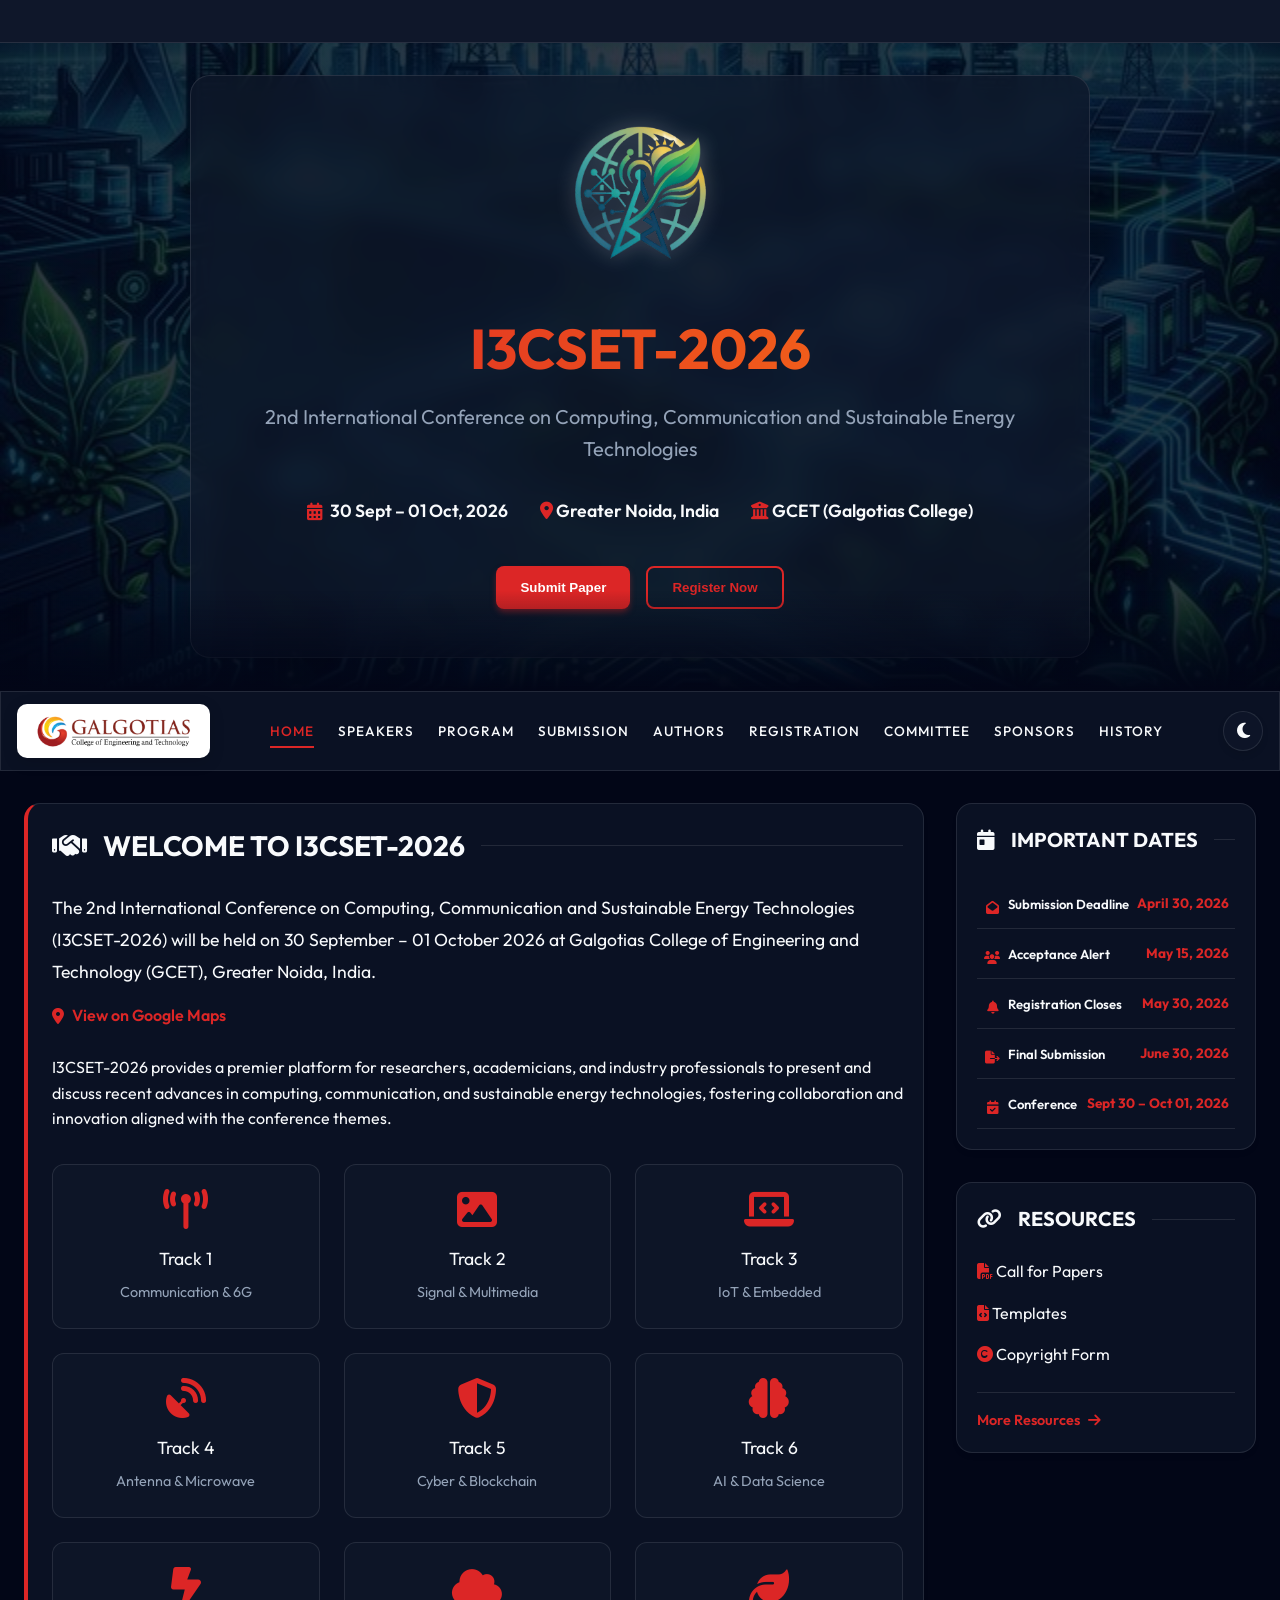
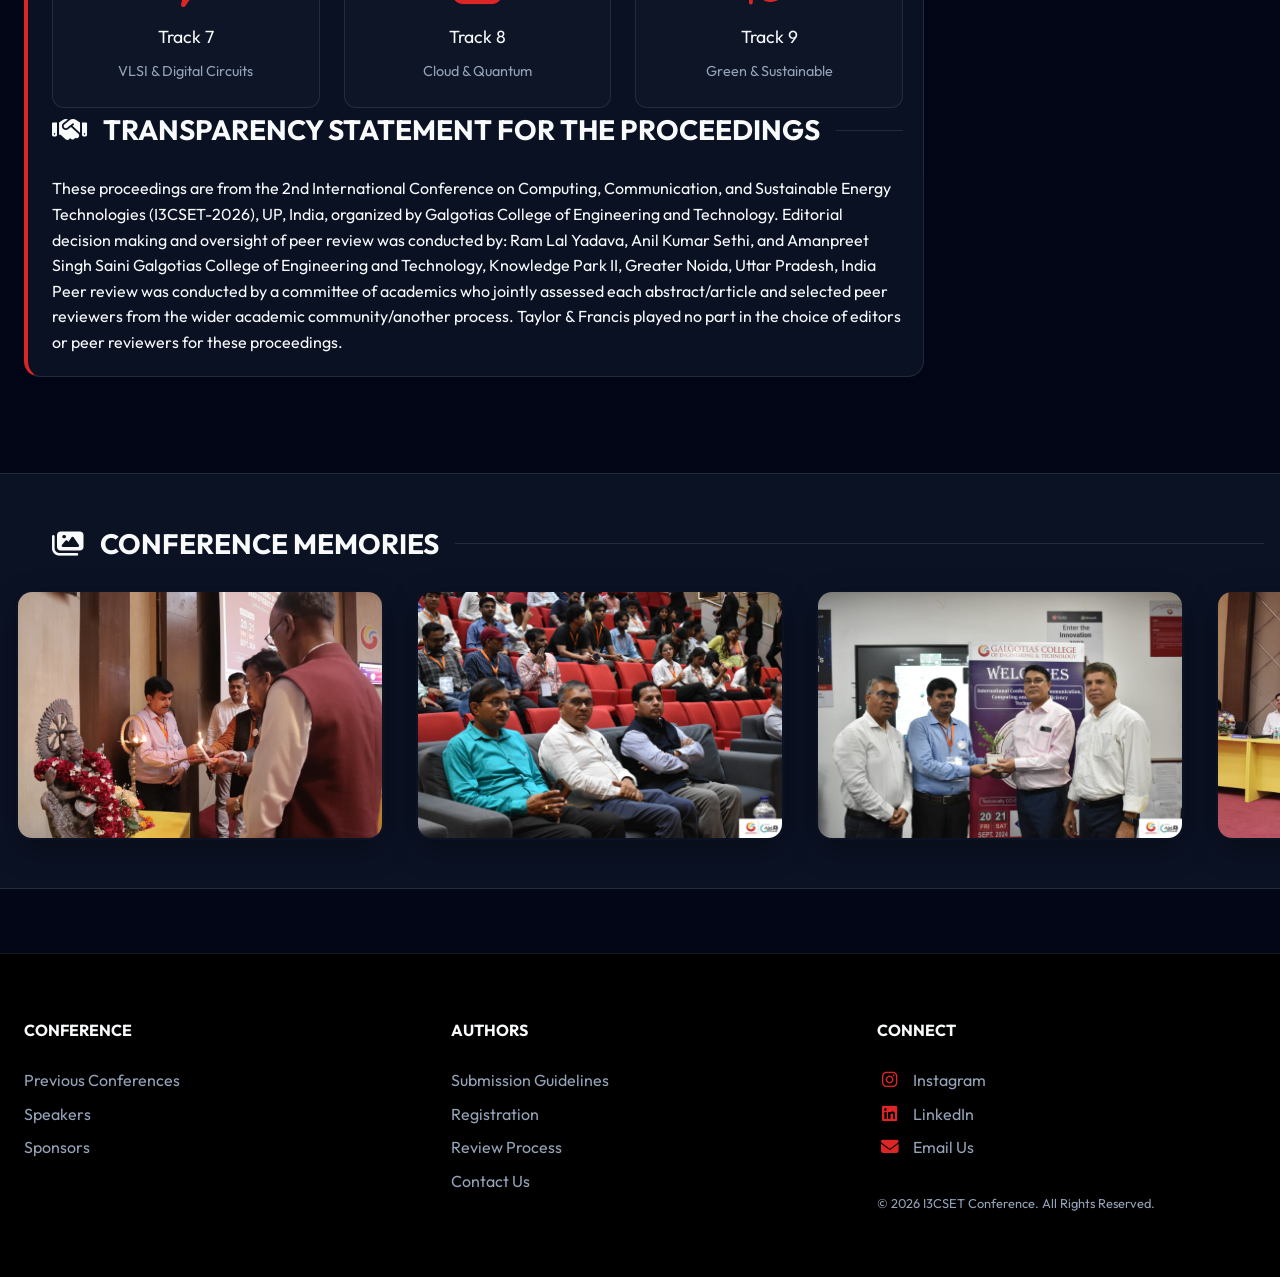
<file: index.html>
<!DOCTYPE html>
<html lang="en">

<head>
    <meta charset="UTF-8">
    <meta name="viewport" content="width=device-width, initial-scale=1.0">
    <title>I3CSET-2026 | 2nd International Conference on Computing, Communication and Sustainable Energy Technologies
    </title>

    <!-- Meta SEO -->
    <meta name="keywords"
        content="I3CSET-2026, Conference, Computing, Communication, Sustainable Energy Technologies, GCET, Greater Noida, India">
    <meta name="description"
        content="2nd International Conference on Computing, Communication and Sustainable Energy Technologies (I3CSET-2026) at Galgotias College of Engineering and Technology, Greater Noida.">

    <!-- Fonts & Icons -->
    <link href="https://fonts.googleapis.com/css2?family=Outfit:wght@300;400;600;700&display=swap" rel="stylesheet">
    <link rel="stylesheet" href="https://cdnjs.cloudflare.com/ajax/libs/font-awesome/6.4.0/css/all.min.css">

    <!-- CSS -->
    <link rel="stylesheet" href="css/reset.css">
    <link rel="stylesheet" href="css/modern.css">

    <!-- Scripts -->
    <script src="https://code.jquery.com/jquery-3.6.0.min.js"></script>
    <script>
        // Check for theme immediately to prevent flashing
        if (localStorage.getItem('theme') === 'light') {
            document.documentElement.classList.add('light-mode');
            document.addEventListener('DOMContentLoaded', () => document.body.classList.add('light-mode'));
        }
    </script>
    <script src="js/ticker-data.js" defer></script>
    <script src="js/footer-data.js" defer></script>
    <script src="js/dates-data.js" defer></script>
    <script src="js/nav-data.js" defer></script>
    <script src="js/modern.js" defer></script>
    <style>
        /* Extra visual flourishes */
        .glass-effect {
            backdrop-filter: blur(12px);
            -webkit-backdrop-filter: blur(12px);
            border: 1px solid rgba(255, 255, 255, 0.1);
        }

        .glow-hover:hover {
            box-shadow: 0 0 20px var(--accent-glow);
        }

        .gradient-text {
            background: linear-gradient(135deg, var(--accent) 0%, var(--secondary) 100%);
            -webkit-background-clip: text;
            background-clip: text;
            -webkit-text-fill-color: transparent;
        }

        /* Modern Ticker styling */
        #news-ticker-container {
            background: var(--primary);
            color: var(--text);
            padding: 8px 0;
            overflow: hidden;
            white-space: nowrap;
            position: relative;
            z-index: 1001;
            border-bottom: 1px solid var(--glass-border);
        }

        .ticker-content {
            display: inline-block;
            padding-left: 100%;
            animation: ticker 30s linear infinite;
        }

        .ticker-item {
            display: inline-block;
            margin-right: 50px;
            font-weight: 500;
        }

        .ticker-item i {
            color: var(--accent);
            margin-right: 8px;
        }

        .ticker-item a {
            color: var(--secondary);
            text-decoration: none;
        }

        .ticker-item a:hover {
            text-decoration: underline;
        }

        @keyframes ticker {
            0% {
                transform: translateX(0);
            }

            100% {
                transform: translateX(-100%);
            }
        }

        /* Hero refinement */
        .hero-logo {
            width: 180px;
            margin-bottom: 2rem;
            filter: drop-shadow(0 0 10px rgba(255, 255, 255, 0.3));
        }

        /* Sidebar layout consistency */
        .main-content {
            margin-top: 2rem;
            display: flex;
            flex-wrap: wrap;
            gap: 2rem;
        }

        .content-area {
            flex: 3;
            min-width: 300px;
        }

        .sidebar {
            flex: 1;
            min-width: 280px;
        }

        /* Welcome card */
        .welcome-card {
            border-left: 4px solid var(--accent);
            padding-left: 1.5rem;
        }

        /* Cards for highlights */
        .highlight-grid {
            display: grid;
            grid-template-columns: repeat(auto-fit, minmax(200px, 1fr));
            gap: 1.5rem;
            margin-top: 2rem;
        }

        .h-card {
            background: var(--glass);
            padding: 1.5rem;
            border-radius: 12px;
            border: 1px solid var(--glass-border);
            transition: var(--transition);
            text-align: center;
            cursor: pointer;
        }

        .h-card:hover {
            transform: translateY(-5px);
            border-color: var(--accent);
            box-shadow: 0 10px 30px -10px rgba(59, 130, 246, 0.3);
        }

        .h-card i {
            font-size: 2.5rem;
            color: var(--accent);
            margin-bottom: 1rem;
        }

        .h-card h3 {
            font-size: 1.1rem;
            margin-bottom: 0.5rem;
            color: var(--text);
        }

        .h-card p {
            font-size: 0.9rem;
            color: var(--text-muted);
        }

        /* Horizontal Gallery Full Width */
        .full-width-gallery {
            width: 100%;
            background: var(--glass);
            border-top: 1px solid var(--glass-border);
            border-bottom: 1px solid var(--glass-border);
            padding: 3rem 0;
            margin: 4rem 0;
            overflow: hidden;
        }

        .gallery-wrapper {
            width: 100%;
            position: relative;
        }

        .gallery-track {
            display: flex;
            width: calc(400px * 22);
            /* Increased size for full width feel */
            animation: scroll 40s linear infinite;
        }

        .gallery-item {
            width: 400px;
            height: 250px;
            padding: 0 1rem;
            flex-shrink: 0;
        }

        .gallery-item img {
            width: 100%;
            height: 100%;
            object-fit: cover;
            border-radius: 16px;
            box-shadow: 0 10px 30px rgba(0, 0, 0, 0.3);
            transition: var(--transition);
            border: 2px solid transparent;
        }

        .gallery-item img:hover {
            transform: scale(1.03) translateY(-10px);
            border-color: var(--accent);
            box-shadow: 0 15px 40px rgba(59, 130, 246, 0.4);
        }

        .gallery-track:hover {
            animation-play-state: paused;
        }

        @keyframes scroll {
            0% {
                transform: translateX(0);
            }

            100% {
                transform: translateX(calc(-400px * 11));
            }
        }

        @media (max-width: 768px) {
            .gallery-track {
                width: calc(280px * 22);
            }

            .gallery-item {
                width: 280px;
                height: 180px;
            }

            @keyframes scroll {
                0% {
                    transform: translateX(0);
                }

                100% {
                    transform: translateX(calc(-280px * 11));
                }
            }
        }
    </style>
</head>

<body>

    <!-- Top News Ticker -->
    <div id="ticker-placeholder"></div>

    <!-- Header / Hero Section -->
    <header class="modern-header">
        <div class="hero-content glass-effect">
            <img src="images/I3CSET Logo.png" alt="I3CSET Logo" class="hero-logo">
            <h1 class="conference-title">I3CSET-2026</h1>
            <p class="conference-subtitle">2nd International Conference on Computing, Communication and Sustainable
                Energy Technologies</p>

            <div class="quick-info">
                <div class="info-item"><i class="fa fa-calendar-alt"></i> 30 Sept – 01 Oct, 2026</div>
                <div class="info-item"><a href="https://maps.app.goo.gl/qdZw1YLJTKPo7xcTA" target="_blank"
                        style="color: inherit; text-decoration: none;"><i class="fa fa-map-marker-alt"></i> Greater
                        Noida, India</a></div>
                <div class="info-item"><a href="https://maps.app.goo.gl/qdZw1YLJTKPo7xcTA" target="_blank"
                        style="color: inherit; text-decoration: none;"><i class="fa fa-university"></i>
                        GCET (Galgotias College)</a></div>
            </div>

            <div style="margin-top: 2.5rem; display: flex; gap: 1rem; justify-content: center;">
                <button class="btn-primary glow-hover" onclick="location.href='paper-sub-guidelines.html';">Submit
                    Paper</button>
                <button class="btn-outline glow-hover" onclick="location.href='registration.html';">Register
                    Now</button>
            </div>
        </div>
    </header>

    <!-- Sticky Navigation -->
    <nav id="nav-placeholder" class="modern-nav glass-effect"></nav>

    <!-- Main Content Area -->
    <div class="main-content container mx-auto px-4 max-w-7xl">

        <!-- Left Column: Welcome & About -->
        <main class="content-area">
            <section class="section-card welcome-card">
                <h2 class="section-title"><i class="fa fa-handshake"></i> WELCOME TO I3CSET-2026</h2>
                <div style="margin-top: 1rem;">
                    <p style="font-size: 1.1rem; line-height: 1.8;">
                        The <strong>2nd International Conference on Computing, Communication and Sustainable Energy
                            Technologies (I3CSET-2026)</strong> will be held on <strong>30 September – 01 October
                            2026</strong> at
                        <strong>Galgotias College of Engineering and Technology (GCET)</strong>, Greater Noida, India.
                    </p>
                    <p style="margin-top: 1rem;">
                        <a href="https://maps.app.goo.gl/qdZw1YLJTKPo7xcTA" target="_blank"
                            style="color: var(--accent); text-decoration: none; font-weight: 600; display: inline-flex; align-items: center; gap: 0.5rem;">
                            <i class="fa fa-map-marker-alt"></i> View on Google Maps
                        </a>
                    </p>
                    <br>
                    <p>
                        I3CSET-2026 provides a premier platform for researchers, academicians, and industry
                        professionals to present and discuss recent advances in computing, communication, and
                        sustainable energy technologies, fostering collaboration and innovation aligned with the
                        conference themes.
                    </p>
                </div>

                <div class="highlight-grid">
                    <div class="h-card" onclick="location.href='technical-program.html';">
                        <i class="fa fa-tower-broadcast"></i>
                        <h3>Track 1</h3>
                        <p>Communication & 6G</p>
                    </div>
                    <div class="h-card" onclick="location.href='technical-program.html';">
                        <i class="fa fa-image"></i>
                        <h3>Track 2</h3>
                        <p>Signal & Multimedia</p>
                    </div>
                    <div class="h-card" onclick="location.href='technical-program.html';">
                        <i class="fa fa-laptop-code"></i>
                        <h3>Track 3</h3>
                        <p>IoT & Embedded</p>
                    </div>
                    <div class="h-card" onclick="location.href='technical-program.html';">
                        <i class="fa fa-satellite-dish"></i>
                        <h3>Track 4</h3>
                        <p>Antenna & Microwave</p>
                    </div>
                    <div class="h-card" onclick="location.href='technical-program.html';">
                        <i class="fa fa-shield-halved"></i>
                        <h3>Track 5</h3>
                        <p>Cyber & Blockchain</p>
                    </div>
                    <div class="h-card" onclick="location.href='technical-program.html';">
                        <i class="fa fa-brain"></i>
                        <h3>Track 6</h3>
                        <p>AI & Data Science</p>
                    </div>
                    <div class="h-card" onclick="location.href='technical-program.html';">
                        <i class="fa fa-bolt-lightning"></i>
                        <h3>Track 7</h3>
                        <p>VLSI & Digital Circuits</p>
                    </div>
                    <div class="h-card" onclick="location.href='technical-program.html';">
                        <i class="fa fa-cloud"></i>
                        <h3>Track 8</h3>
                        <p>Cloud & Quantum</p>
                    </div>
                    <div class="h-card" onclick="location.href='technical-program.html';">
                        <i class="fa fa-leaf"></i>
                        <h3>Track 9</h3>
                        <p>Green & Sustainable</p>
                    </div>
                </div>
                <h2 class="section-title"><i class="fa fa-handshake"></i>TRANSPARENCY STATEMENT FOR THE PROCEEDINGS</h2>
                <div style="margin-top: 1rem;">
                    <p> These proceedings are from the 2nd International Conference on Computing, Communication, and
                        Sustainable Energy Technologies (I3CSET-2026), UP, India, organized by Galgotias College of
                        Engineering and Technology. Editorial decision making and oversight of peer review was conducted
                        by:

                        Ram Lal Yadava, Anil Kumar Sethi, and Amanpreet Singh Saini
                        Galgotias College of Engineering and Technology, Knowledge Park II, Greater Noida, Uttar
                        Pradesh, India

                        Peer review was conducted by a committee of academics who jointly assessed each abstract/article
                        and selected peer reviewers from the wider academic community/another process.

                        Taylor & Francis played no part in the choice of editors or peer reviewers for these
                        proceedings.
                </div>
            </section>
        </main>

        <!-- Right Column: Sidebar (Dates & Quick Links) -->
        <aside class="sidebar">
            <section class="section-card">
                <h3 class="section-title" style="font-size: 1.25rem;"><i class="fa fa-calendar-day"></i> IMPORTANT DATES
                </h3>
                <div id="dates-placeholder"></div>
            </section>

            <section class="section-card">
                <h3 class="section-title" style="font-size: 1.25rem;"><i class="fa fa-link"></i> RESOURCES</h3>
                <ul style="list-style: none; padding: 0;">
                    <li style="margin-bottom: 1rem;"><a href="resources/call_for_papers.pdf"
                            style="color: var(--text); text-decoration: none;"><i class="fa fa-file-pdf"
                                style="color: var(--accent);"></i> Call for Papers</a></li>
                    <li style="margin-bottom: 1rem;"><a href="resources/Submission_Format_Doc.zip"
                            style="color: var(--text); text-decoration: none;"><i class="fa fa-file-code"
                                style="color: var(--accent);"></i> Templates</a></li>
                    <li style="margin-bottom: 1rem;"><a href="resources/copyright_form.docx"
                            style="color: var(--text); text-decoration: none;"><i class="fa fa-copyright"
                                style="color: var(--accent);"></i> Copyright Form</a></li>
                    <li style="margin-top: 1.5rem; border-top: 1px solid var(--glass-border); padding-top: 1rem;">
                        <a href="paper-sub-guidelines.html#resources"
                            style="color: var(--accent); text-decoration: none; font-weight: 600; font-size: 0.9rem; display: flex; align-items: center; gap: 0.5rem;">
                            More Resources <i class="fa fa-arrow-right"></i>
                        </a>
                    </li>
                </ul>
            </section>
        </aside>

    </div>

    <!-- Full Width Gallery Section -->
    <section class="full-width-gallery">
        <div class="container mx-auto px-4">
            <h2 class="section-title">
                <pre>    </pre> <i class="fa fa-images"></i> CONFERENCE MEMORIES
            </h2>
        </div>
        <div class="gallery-wrapper">
            <div class="gallery-track">
                <!-- First Set -->
                <div class="gallery-item"><img src="images/previmg/previmg1.jpeg" alt="Conf 1"></div>
                <div class="gallery-item"><img src="images/previmg/previmg2.jpeg" alt="Conf 2"></div>
                <div class="gallery-item"><img src="images/previmg/previmg3.jpeg" alt="Conf 3"></div>
                <div class="gallery-item"><img src="images/previmg/previmg4.jpeg" alt="Conf 4"></div>
                <div class="gallery-item"><img src="images/previmg/previmg5.jpeg" alt="Conf 5"></div>
                <div class="gallery-item"><img src="images/previmg/previmg6.jpeg" alt="Conf 6"></div>
                <div class="gallery-item"><img src="images/previmg/previmg7.jpeg" alt="Conf 7"></div>
                <div class="gallery-item"><img src="images/previmg/previmg8.jpeg" alt="Conf 8"></div>
                <div class="gallery-item"><img src="images/previmg/previmg9.jpeg" alt="Conf 9"></div>
                <div class="gallery-item"><img src="images/previmg/previmg10.jpeg" alt="Conf 10"></div>
                <div class="gallery-item"><img src="images/previmg/previmg11.jpeg" alt="Conf 11"></div>
                <!-- Second Set (Duplicate for smooth loop) -->
                <div class="gallery-item"><img src="images/previmg/previmg1.jpeg" alt="Conf 1"></div>
                <div class="gallery-item"><img src="images/previmg/previmg2.jpeg" alt="Conf 2"></div>
                <div class="gallery-item"><img src="images/previmg/previmg3.jpeg" alt="Conf 3"></div>
                <div class="gallery-item"><img src="images/previmg/previmg4.jpeg" alt="Conf 4"></div>
                <div class="gallery-item"><img src="images/previmg/previmg5.jpeg" alt="Conf 5"></div>
                <div class="gallery-item"><img src="images/previmg/previmg6.jpeg" alt="Conf 6"></div>
                <div class="gallery-item"><img src="images/previmg/previmg7.jpeg" alt="Conf 7"></div>
                <div class="gallery-item"><img src="images/previmg/previmg8.jpeg" alt="Conf 8"></div>
                <div class="gallery-item"><img src="images/previmg/previmg9.jpeg" alt="Conf 9"></div>
                <div class="gallery-item"><img src="images/previmg/previmg10.jpeg" alt="Conf 10"></div>
                <div class="gallery-item"><img src="images/previmg/previmg11.jpeg" alt="Conf 11"></div>
            </div>
        </div>
    </section>

    <!-- Footer -->
    <div id="footer-placeholder"></div>

    <script>
        // Smooth scroll for nav
        $(document).ready(function () {
            // Ticker duplicate content for infinite loop if needed, 
            // but the animation handles it. Simple hover pause:
            $('#news-ticker-container').hover(function () {
                $('.ticker-content').css('animation-play-state', 'paused');
            }, function () {
                $('.ticker-content').css('animation-play-state', 'running');
            });
        });
    </script>
</body>

</html>
</file>
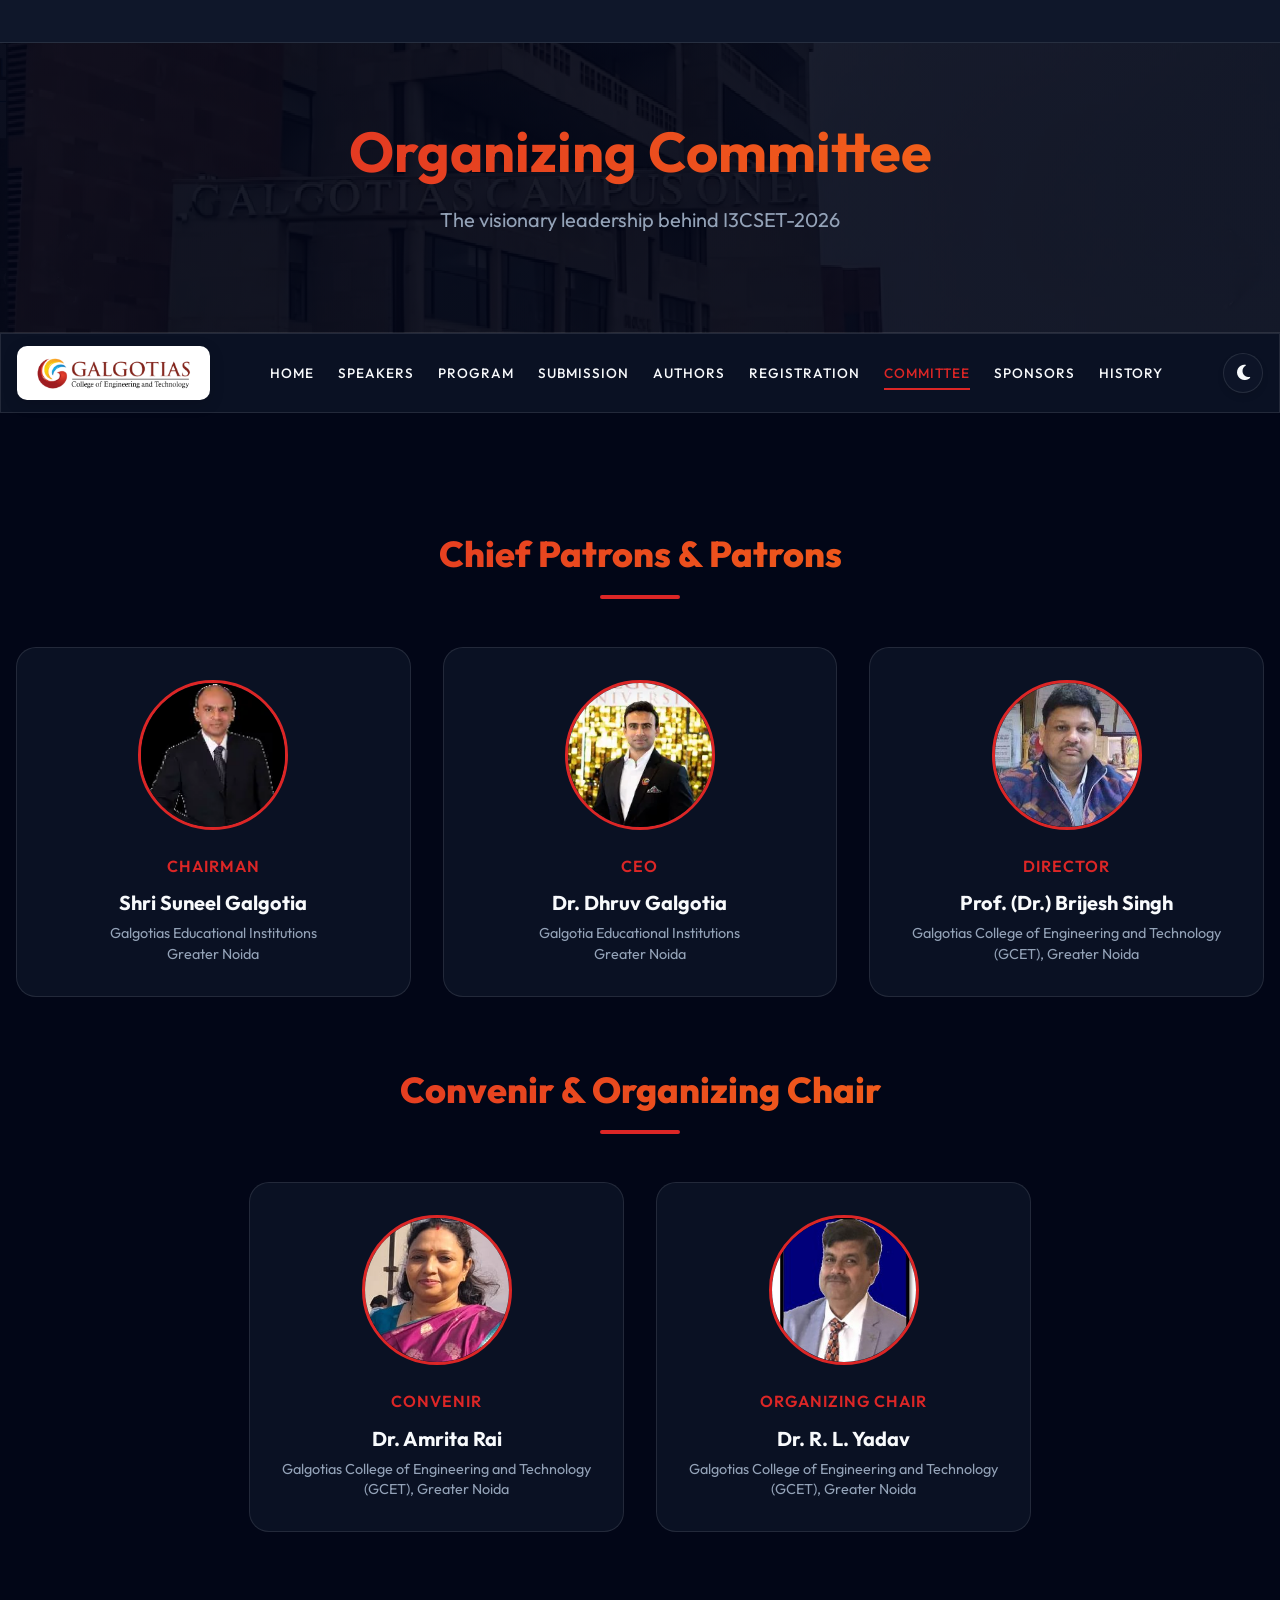
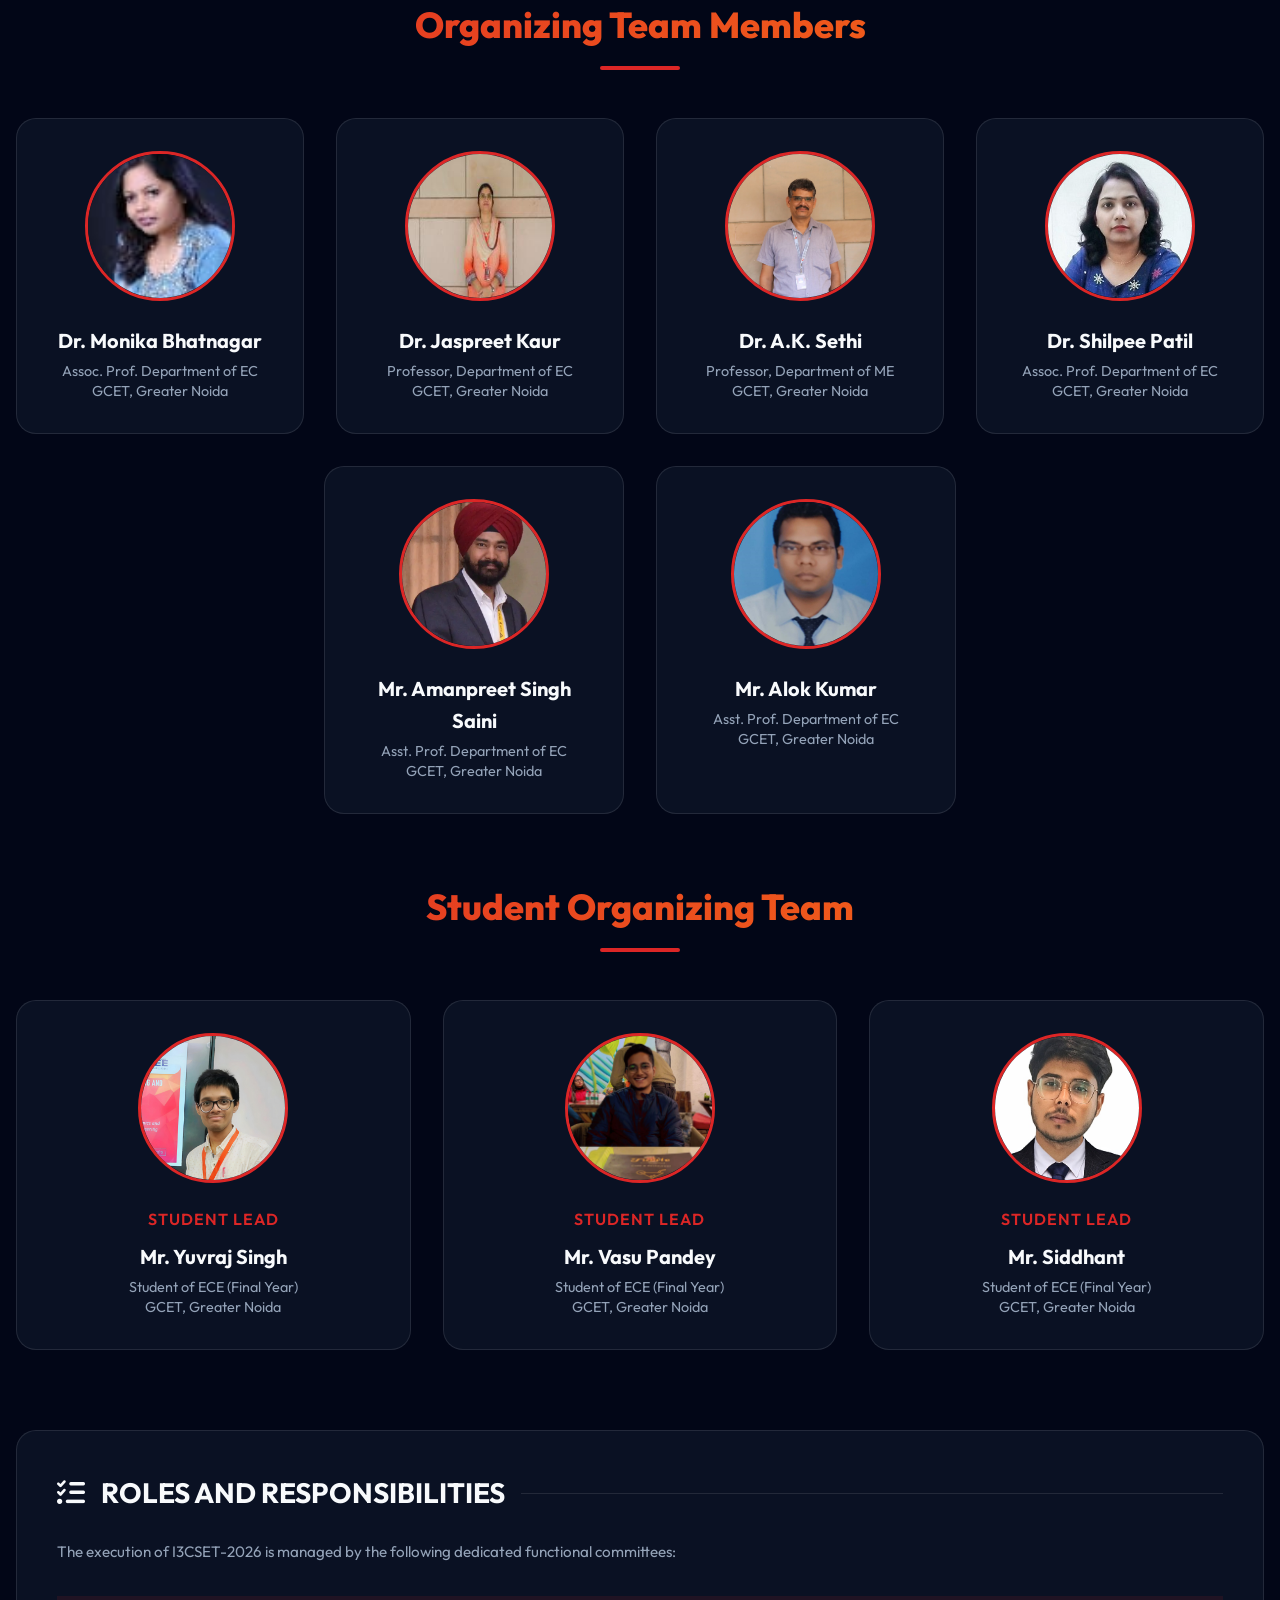
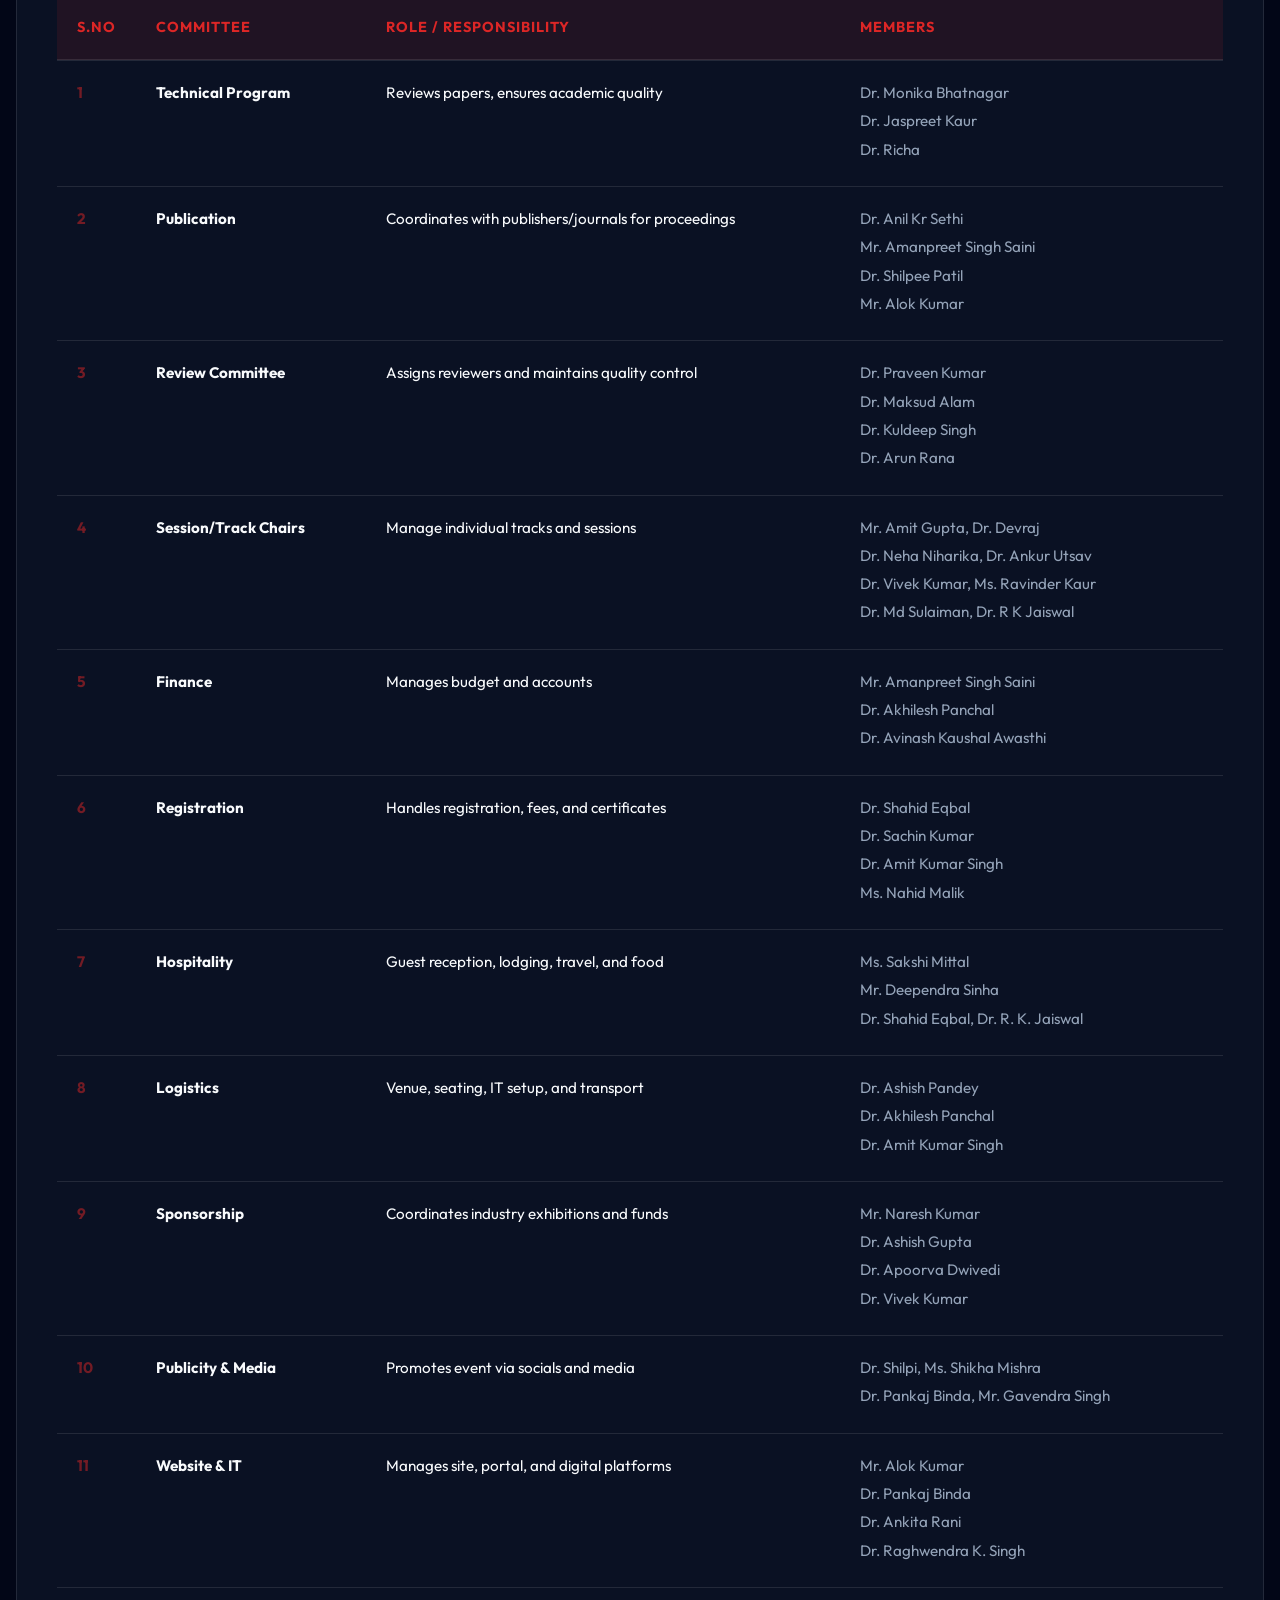
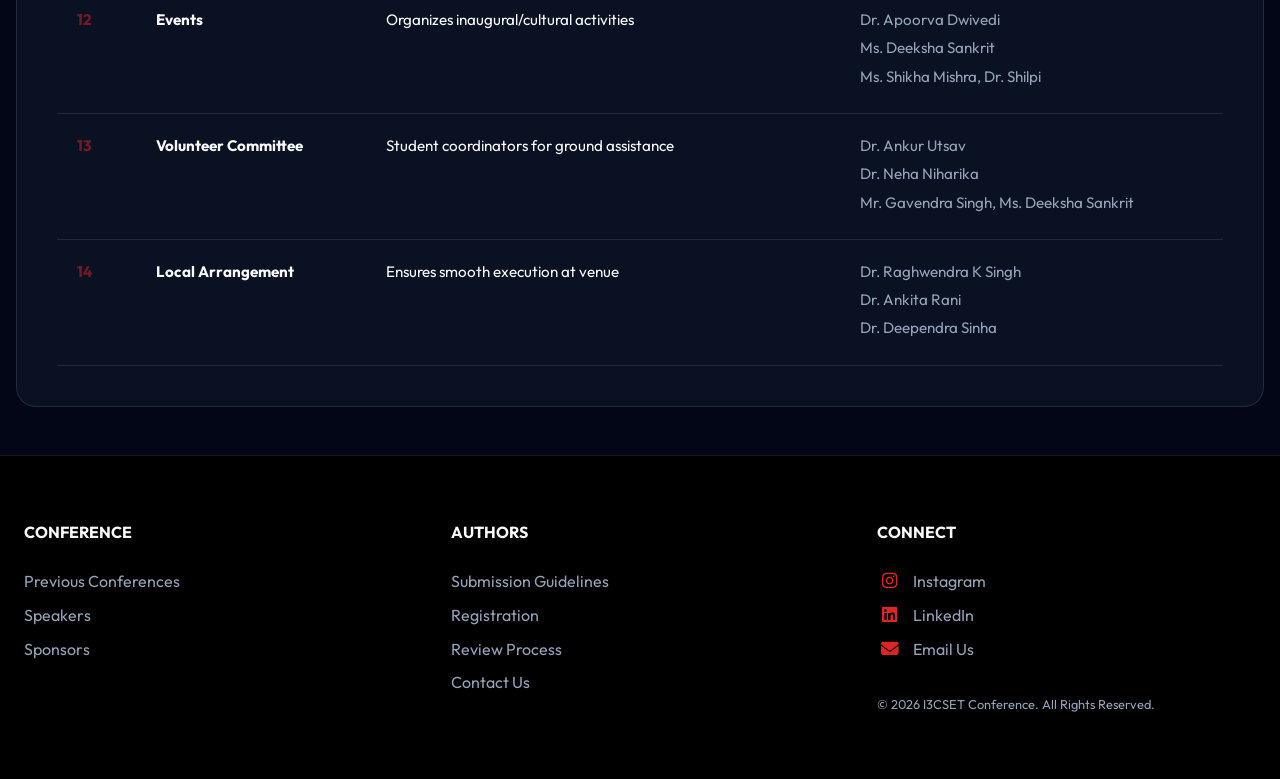
<file: committe.html>
<!DOCTYPE html>
<html lang="en">

<head>
    <meta charset="UTF-8">
    <meta name="viewport" content="width=device-width, initial-scale=1.0">
    <title>Organizing Committee | I3CSET-2026</title>

    <!-- Meta SEO -->
    <meta name="keywords"
        content="I3CSET-2026, Organizing Committee, Patrons, GCET, Computing, Communication, Sustainable Energy Technologies, Leadership">
    <meta name="description"
        content="Meet the visionary leadership and organizing committee of I3CSET-2026 at Galgotias College of Engineering and Technology (GCET).">
    <meta name="author" content="I3CSET-2026 Committee">

    <!-- Open Graph / social media -->
    <meta property="og:type" content="website">
    <meta property="og:url" content="https://i3cset.org/committe.html">
    <meta property="og:title" content="Organizing Committee | I3CSET-2026">
    <meta property="og:description"
        content="The dedicated team behind the 2nd International Conference on Computing, Communication and Sustainable Energy Technologies.">
    <meta property="og:image" content="images/hotel1-banner.jpg">

    <script>
        if (localStorage.getItem('theme') === 'light') {
            document.documentElement.classList.add('light-mode');
            document.addEventListener('DOMContentLoaded', () => document.body.classList.add('light-mode'));
        }
    </script>
    <script src="js/ticker-data.js" defer></script>
    <script src="js/footer-data.js" defer></script>
    <script src="js/dates-data.js" defer></script>
    <script src="js/nav-data.js" defer></script>
    <script src="js/modern.js" defer></script>
    <!-- Fonts & Icons -->
    <link href="https://fonts.googleapis.com/css2?family=Outfit:wght@300;400;600;700&display=swap" rel="stylesheet">
    <link rel="stylesheet" href="https://cdnjs.cloudflare.com/ajax/libs/font-awesome/6.4.0/css/all.min.css">

    <!-- CSS -->
    <link rel="stylesheet" href="css/reset.css">
    <link rel="stylesheet" href="css/modern.css">

    <style>
        .glass-effect {
            backdrop-filter: blur(12px);
            -webkit-backdrop-filter: blur(12px);
            border: 1px solid rgba(255, 255, 255, 0.1);
        }

        .committee-header {
            background: linear-gradient(rgba(2, 6, 23, 0.9), rgba(2, 6, 23, 0.9)), url('images/hotel1-banner.jpg');
            background-size: cover;
            background-position: center;
            padding: 4rem 2rem;
            text-align: center;
            border-bottom: 1px solid var(--glass-border);
        }

        .member-grid {
            display: grid;
            grid-template-columns: repeat(auto-fit, minmax(280px, 1fr));
            gap: 2rem;
            margin-top: 3rem;
        }

        .member-card {
            background: var(--glass);
            border: 1px solid var(--glass-border);
            border-radius: 20px;
            padding: 2rem;
            text-align: center;
            transition: var(--transition);
            display: flex;
            flex-direction: column;
            align-items: center;
        }

        .member-card:hover {
            transform: translateY(-10px);
            border-color: var(--accent);
            box-shadow: 0 20px 40px rgba(220, 38, 38, 0.15);
        }

        .member-img-wrapper {
            width: 150px;
            height: 150px;
            border-radius: 50%;
            overflow: hidden;
            margin-bottom: 1.5rem;
            border: 3px solid var(--accent);
            background: #1e293b;
        }

        .member-img-wrapper img {
            width: 100%;
            height: 100%;
            object-fit: cover;
        }

        .member-name {
            font-size: 1.25rem;
            font-weight: 700;
            color: var(--text);
            margin-bottom: 0.25rem;
        }

        .member-role {
            font-size: 1rem;
            font-weight: 600;
            color: var(--accent);
            margin-bottom: 0.5rem;
            text-transform: uppercase;
            letter-spacing: 1px;
        }

        .member-org {
            font-size: 0.9rem;
            color: var(--text-muted);
            line-height: 1.4;
        }

        .category-title {
            text-align: center;
            font-size: 2.25rem;
            font-weight: 800;
            margin: 4rem 0 2rem;
            padding-bottom: 1rem;
            position: relative;
            background: linear-gradient(135deg, var(--accent) 0%, var(--secondary) 100%);
            -webkit-background-clip: text;
            background-clip: text;
            -webkit-text-fill-color: transparent;
        }

        .category-title::after {
            content: '';
            position: absolute;
            bottom: 0;
            left: 50%;
            transform: translateX(-50%);
            width: 80px;
            height: 4px;
            background: var(--accent);
            border-radius: 2px;
        }

        /* Roles Table Styling */
        .roles-container {
            margin-top: 5rem;
            background: var(--glass);
            border: 1px solid var(--glass-border);
            border-radius: 20px;
            padding: 2.5rem;
            overflow-x: auto;
        }

        .roles-table {
            width: 100%;
            border-collapse: collapse;
            color: var(--text);
        }

        .roles-table th {
            text-align: left;
            padding: 1.25rem;
            background: rgba(220, 38, 38, 0.1);
            color: var(--accent);
            font-weight: 700;
            text-transform: uppercase;
            letter-spacing: 1px;
            font-size: 0.9rem;
            border-bottom: 2px solid var(--glass-border);
        }

        .roles-table td {
            padding: 1.25rem;
            border-bottom: 1px solid var(--glass-border);
            vertical-align: top;
            font-size: 0.95rem;
        }

        .roles-table tr:hover {
            background: rgba(255, 255, 255, 0.02);
        }

        .members-list {
            list-style: none;
            padding: 0;
            margin: 0;
        }

        .members-list li {
            margin-bottom: 0.25rem;
            color: var(--text-muted);
        }

        .sno {
            font-weight: 700;
            color: var(--accent);
            opacity: 0.5;
        }

        @media (max-width: 768px) {
            .member-grid {
                grid-template-columns: 1fr;
            }
        }
    </style>
</head>

<body>

    <!-- Top News Ticker -->
    <div id="ticker-placeholder"></div>

    <!-- Header -->
    <header class="committee-header">
        <div class="container mx-auto">
            <h1 class="conference-title">Organizing Committee</h1>
            <p class="conference-subtitle">The visionary leadership behind I3CSET-2026</p>
        </div>
    </header>

    <!-- Navigation -->
    <nav id="nav-placeholder" class="modern-nav glass-effect"></nav>

    <div class="container mx-auto px-4 max-w-7xl py-12">

        <!-- Chief Patrons & Patrons -->
        <h2 class="category-title">Chief Patrons & Patrons</h2>
        <div class="member-grid" style="grid-template-columns: repeat(auto-fit, minmax(320px, 1fr));">
            <div class="member-card">
                <div class="member-img-wrapper">
                    <img src="images/organizing/Shri Suneel Galgotia.webp" alt="Shri Suneel Galgotia">
                </div>
                <div class="member-role">Chairman</div>
                <div class="member-name">Shri Suneel Galgotia</div>
                <div class="member-org">Galgotias Educational Institutions<br>Greater Noida</div>
            </div>
            <div class="member-card">
                <div class="member-img-wrapper">
                    <img src="images/organizing/Dr. Dhruv Galgotia.webp" alt="Dr. Dhruv Galgotia">
                </div>
                <div class="member-role">CEO</div>
                <div class="member-name">Dr. Dhruv Galgotia</div>
                <div class="member-org">Galgotia Educational Institutions<br>Greater Noida</div>
            </div>
            <div class="member-card">
                <div class="member-img-wrapper">
                    <img src="images/organizing/Prof. (Dr.) Brijesh Singh.jpeg" alt="Prof. (Dr.) Brijesh Singh">
                </div>
                <div class="member-role">Director</div>
                <div class="member-name">Prof. (Dr.) Brijesh Singh</div>
                <div class="member-org">Galgotias College of Engineering and Technology<br>(GCET), Greater Noida</div>
            </div>
        </div>

        <!-- Organizing Chair -->
        <h2 class="category-title">Convenir & Organizing Chair</h2>
        <div class="member-grid" style="justify-content: center; display: flex;">
            <div class="member-card" style="max-width: 400px;">
                <div class="member-img-wrapper">
                    <img src="images/organizing/Dr.-Amrita-Rai.png" alt="Dr. Amrita Rai">
                </div>
                <div class="member-role">Convenir</div>
                <div class="member-name">Dr. Amrita Rai</div>
                <div class="member-org">Galgotias College of Engineering and Technology<br>(GCET), Greater Noida</div>
            </div>

            <div class="member-card" style="max-width: 400px;">
                <div class="member-img-wrapper">
                    <img src="images/organizing/rl sir.jpeg" alt="Dr. R. L. Yadav">
                </div>
                <div class="member-role">Organizing Chair</div>
                <div class="member-name">Dr. R. L. Yadav</div>
                <div class="member-org">Galgotias College of Engineering and Technology<br>(GCET), Greater Noida</div>
            </div>
        </div>

        <!-- Organizing Team -->
        <h2 class="category-title">Organizing Team Members</h2>

        <!-- Row 1: 4 Members -->
        <div class="member-grid" style="grid-template-columns: repeat(auto-fit, minmax(260px, 1fr));">
            <div class="member-card">
                <div class="member-img-wrapper"><img src="images/organizing/Dr-Monika-Bhatnagar_ECE.jpeg"
                        alt="Dr. Monika Bhatnagar"></div>
                <div class="member-name">Dr. Monika Bhatnagar</div>
                <div class="member-org">Assoc. Prof. Department of EC<br>GCET, Greater Noida</div>
            </div>
            <div class="member-card">
                <div class="member-img-wrapper"><img src="images/organizing/Jaspreet-Kaur.jpg" alt="Dr. Jaspreet Kaur">
                </div>
                <div class="member-name">Dr. Jaspreet Kaur</div>
                <div class="member-org">Professor, Department of EC<br>GCET, Greater Noida</div>
            </div>
            <div class="member-card">
                <div class="member-img-wrapper"><img src="images/organizing/Anil-Kumar-Sethi.jpg" alt="Dr. A.K. Sethi">
                </div>
                <div class="member-name">Dr. A.K. Sethi</div>
                <div class="member-org">Professor, Department of ME<br>GCET, Greater Noida</div>
            </div>
            <div class="member-card">
                <div class="member-img-wrapper"><img src="images/organizing/DR-SHILPEE_ECE.jpg" alt="Dr. Shilpee Patil">
                </div>
                <div class="member-name">Dr. Shilpee Patil</div>
                <div class="member-org">Assoc. Prof. Department of EC<br>GCET, Greater Noida</div>
            </div>
        </div>

        <!-- Row 2: 2 Members Centered -->
        <div class="member-grid"
            style="display: flex; justify-content: center; flex-wrap: wrap; margin-top: 2rem; gap: 2rem;">

            <div class="member-card" style="flex: 0 1 300px;">
                <div class="member-img-wrapper"><img src="images/organizing/Mr. Amanpreet Singh Saini.webp"
                        alt="Mr. Amanpreet Singh Saini"></div>
                <div class="member-name">Mr. Amanpreet Singh Saini</div>
                <div class="member-org">Asst. Prof. Department of EC<br>GCET, Greater Noida</div>
            </div>
            <div class="member-card" style="flex: 0 1 300px;">
                <div class="member-img-wrapper"><img src="images/organizing/Alok-Kumar_ECE.jpg" alt="Mr. Alok Kumar">
                </div>
                <div class="member-name">Mr. Alok Kumar</div>
                <div class="member-org">Asst. Prof. Department of EC<br>GCET, Greater Noida</div>
            </div>
        </div>

        <!-- Student Team -->
        <h2 class="category-title">Student Organizing Team</h2>
        <div class="member-grid" style="grid-template-columns: repeat(auto-fit, minmax(260px, 1fr));">
            <div class="member-card">
                <div class="member-img-wrapper"><img src="images/organizing/yuvraj.jpg" alt="Mr. Yuvraj Singh"></div>
                <div class="member-role">Student Lead</div>
                <div class="member-name">Mr. Yuvraj Singh</div>
                <div class="member-org">Student of ECE (Final Year)<br>GCET, Greater Noida</div>
            </div>
            <div class="member-card" style="min-width: 320px;">
                <div class="member-img-wrapper"><img src="images/organizing/vasu.jpg" alt="Mr. Vasu Pandey"></div>
                <div class="member-role">Student Lead</div>
                <div class="member-name">Mr. Vasu Pandey</div>
                <div class="member-org">Student of ECE (Final Year)<br>GCET, Greater Noida</div>
            </div>
            <div class="member-card" style="min-width: 320px;">
                <div class="member-img-wrapper"><img src="images/organizing/SIDDHANT.png" alt="Mr. Siddhant"></div>
                <div class="member-role">Student Lead</div>
                <div class="member-name">Mr. Siddhant</div>
                <div class="member-org">Student of ECE (Final Year)<br>GCET, Greater Noida</div>
            </div>
        </div>

        <!-- Roles & Responsibilities Section -->
        <div class="roles-container">
            <h2 class="section-title"><i class="fa fa-tasks"></i> ROLES AND RESPONSIBILITIES</h2>
            <p style="margin-bottom: 2rem; color: var(--text-muted); font-size: 0.95rem;">
                The execution of <strong>I3CSET-2026</strong> is managed by the following dedicated functional
                committees:
            </p>
            <table class="roles-table">
                <thead>
                    <tr>
                        <th style="width: 50px;">S.No</th>
                        <th>Committee</th>
                        <th>Role / Responsibility</th>
                        <th>Members</th>
                    </tr>
                </thead>
                <tbody>
                    <tr>
                        <td class="sno">1</td>
                        <td style="font-weight: 700;">Technical Program</td>
                        <td>Reviews papers, ensures academic quality</td>
                        <td>
                            <ul class="members-list">
                                <li>Dr. Monika Bhatnagar</li>
                                <li>Dr. Jaspreet Kaur</li>
                                <li>Dr. Richa</li>
                            </ul>
                        </td>
                    </tr>
                    <tr>
                        <td class="sno">2</td>
                        <td style="font-weight: 700;">Publication</td>
                        <td>Coordinates with publishers/journals for proceedings</td>
                        <td>
                            <ul class="members-list">
                                <li>Dr. Anil Kr Sethi</li>
                                <li>Mr. Amanpreet Singh Saini</li>
                                <li>Dr. Shilpee Patil</li>
                                <li>Mr. Alok Kumar</li>
                            </ul>
                        </td>
                    </tr>
                    <tr>
                        <td class="sno">3</td>
                        <td style="font-weight: 700;">Review Committee</td>
                        <td>Assigns reviewers and maintains quality control</td>
                        <td>
                            <ul class="members-list">
                                <li>Dr. Praveen Kumar</li>
                                <li>Dr. Maksud Alam</li>
                                <li>Dr. Kuldeep Singh</li>
                                <li>Dr. Arun Rana</li>
                            </ul>
                        </td>
                    </tr>
                    <tr>
                        <td class="sno">4</td>
                        <td style="font-weight: 700;">Session/Track Chairs</td>
                        <td>Manage individual tracks and sessions</td>
                        <td>
                            <ul class="members-list">
                                <li>Mr. Amit Gupta, Dr. Devraj</li>
                                <li>Dr. Neha Niharika, Dr. Ankur Utsav</li>
                                <li>Dr. Vivek Kumar, Ms. Ravinder Kaur</li>
                                <li>Dr. Md Sulaiman, Dr. R K Jaiswal</li>
                            </ul>
                        </td>
                    </tr>
                    <tr>
                        <td class="sno">5</td>
                        <td style="font-weight: 700;">Finance</td>
                        <td>Manages budget and accounts</td>
                        <td>
                            <ul class="members-list">
                                <li>Mr. Amanpreet Singh Saini</li>
                                <li>Dr. Akhilesh Panchal</li>
                                <li>Dr. Avinash Kaushal Awasthi</li>
                            </ul>
                        </td>
                    </tr>
                    <tr>
                        <td class="sno">6</td>
                        <td style="font-weight: 700;">Registration</td>
                        <td>Handles registration, fees, and certificates</td>
                        <td>
                            <ul class="members-list">
                                <li>Dr. Shahid Eqbal</li>
                                <li>Dr. Sachin Kumar</li>
                                <li>Dr. Amit Kumar Singh</li>
                                <li>Ms. Nahid Malik</li>
                            </ul>
                        </td>
                    </tr>
                    <tr>
                        <td class="sno">7</td>
                        <td style="font-weight: 700;">Hospitality</td>
                        <td>Guest reception, lodging, travel, and food</td>
                        <td>
                            <ul class="members-list">
                                <li>Ms. Sakshi Mittal</li>
                                <li>Mr. Deependra Sinha</li>
                                <li>Dr. Shahid Eqbal, Dr. R. K. Jaiswal</li>
                            </ul>
                        </td>
                    </tr>
                    <tr>
                        <td class="sno">8</td>
                        <td style="font-weight: 700;">Logistics</td>
                        <td>Venue, seating, IT setup, and transport</td>
                        <td>
                            <ul class="members-list">
                                <li>Dr. Ashish Pandey</li>
                                <li>Dr. Akhilesh Panchal</li>
                                <li>Dr. Amit Kumar Singh</li>
                            </ul>
                        </td>
                    </tr>
                    <tr>
                        <td class="sno">9</td>
                        <td style="font-weight: 700;">Sponsorship</td>
                        <td>Coordinates industry exhibitions and funds</td>
                        <td>
                            <ul class="members-list">
                                <li>Mr. Naresh Kumar</li>
                                <li>Dr. Ashish Gupta</li>
                                <li>Dr. Apoorva Dwivedi</li>
                                <li>Dr. Vivek Kumar</li>
                            </ul>
                        </td>
                    </tr>
                    <tr>
                        <td class="sno">10</td>
                        <td style="font-weight: 700;">Publicity & Media</td>
                        <td>Promotes event via socials and media</td>
                        <td>
                            <ul class="members-list">
                                <li>Dr. Shilpi, Ms. Shikha Mishra</li>
                                <li>Dr. Pankaj Binda, Mr. Gavendra Singh</li>
                            </ul>
                        </td>
                    </tr>
                    <tr>
                        <td class="sno">11</td>
                        <td style="font-weight: 700;">Website & IT</td>
                        <td>Manages site, portal, and digital platforms</td>
                        <td>
                            <ul class="members-list">
                                <li>Mr. Alok Kumar</li>
                                <li>Dr. Pankaj Binda</li>
                                <li>Dr. Ankita Rani</li>
                                <li>Dr. Raghwendra K. Singh</li>
                            </ul>
                        </td>
                    </tr>
                    <tr>
                        <td class="sno">12</td>
                        <td style="font-weight: 700;">Events</td>
                        <td>Organizes inaugural/cultural activities</td>
                        <td>
                            <ul class="members-list">
                                <li>Dr. Apoorva Dwivedi</li>
                                <li>Ms. Deeksha Sankrit</li>
                                <li>Ms. Shikha Mishra, Dr. Shilpi</li>
                            </ul>
                        </td>
                    </tr>
                    <tr>
                        <td class="sno">13</td>
                        <td style="font-weight: 700;">Volunteer Committee</td>
                        <td>Student coordinators for ground assistance</td>
                        <td>
                            <ul class="members-list">
                                <li>Dr. Ankur Utsav</li>
                                <li>Dr. Neha Niharika</li>
                                <li>Mr. Gavendra Singh, Ms. Deeksha Sankrit</li>
                            </ul>
                        </td>
                    </tr>
                    <tr>
                        <td class="sno">14</td>
                        <td style="font-weight: 700;">Local Arrangement</td>
                        <td>Ensures smooth execution at venue</td>
                        <td>
                            <ul class="members-list">
                                <li>Dr. Raghwendra K Singh</li>
                                <li>Dr. Ankita Rani</li>
                                <li>Dr. Deependra Sinha</li>
                            </ul>
                        </td>
                    </tr>
                </tbody>
            </table>
        </div>

    </div>

    <!-- Footer -->
    <div id="footer-placeholder"></div>

</body>

</html>
</file>
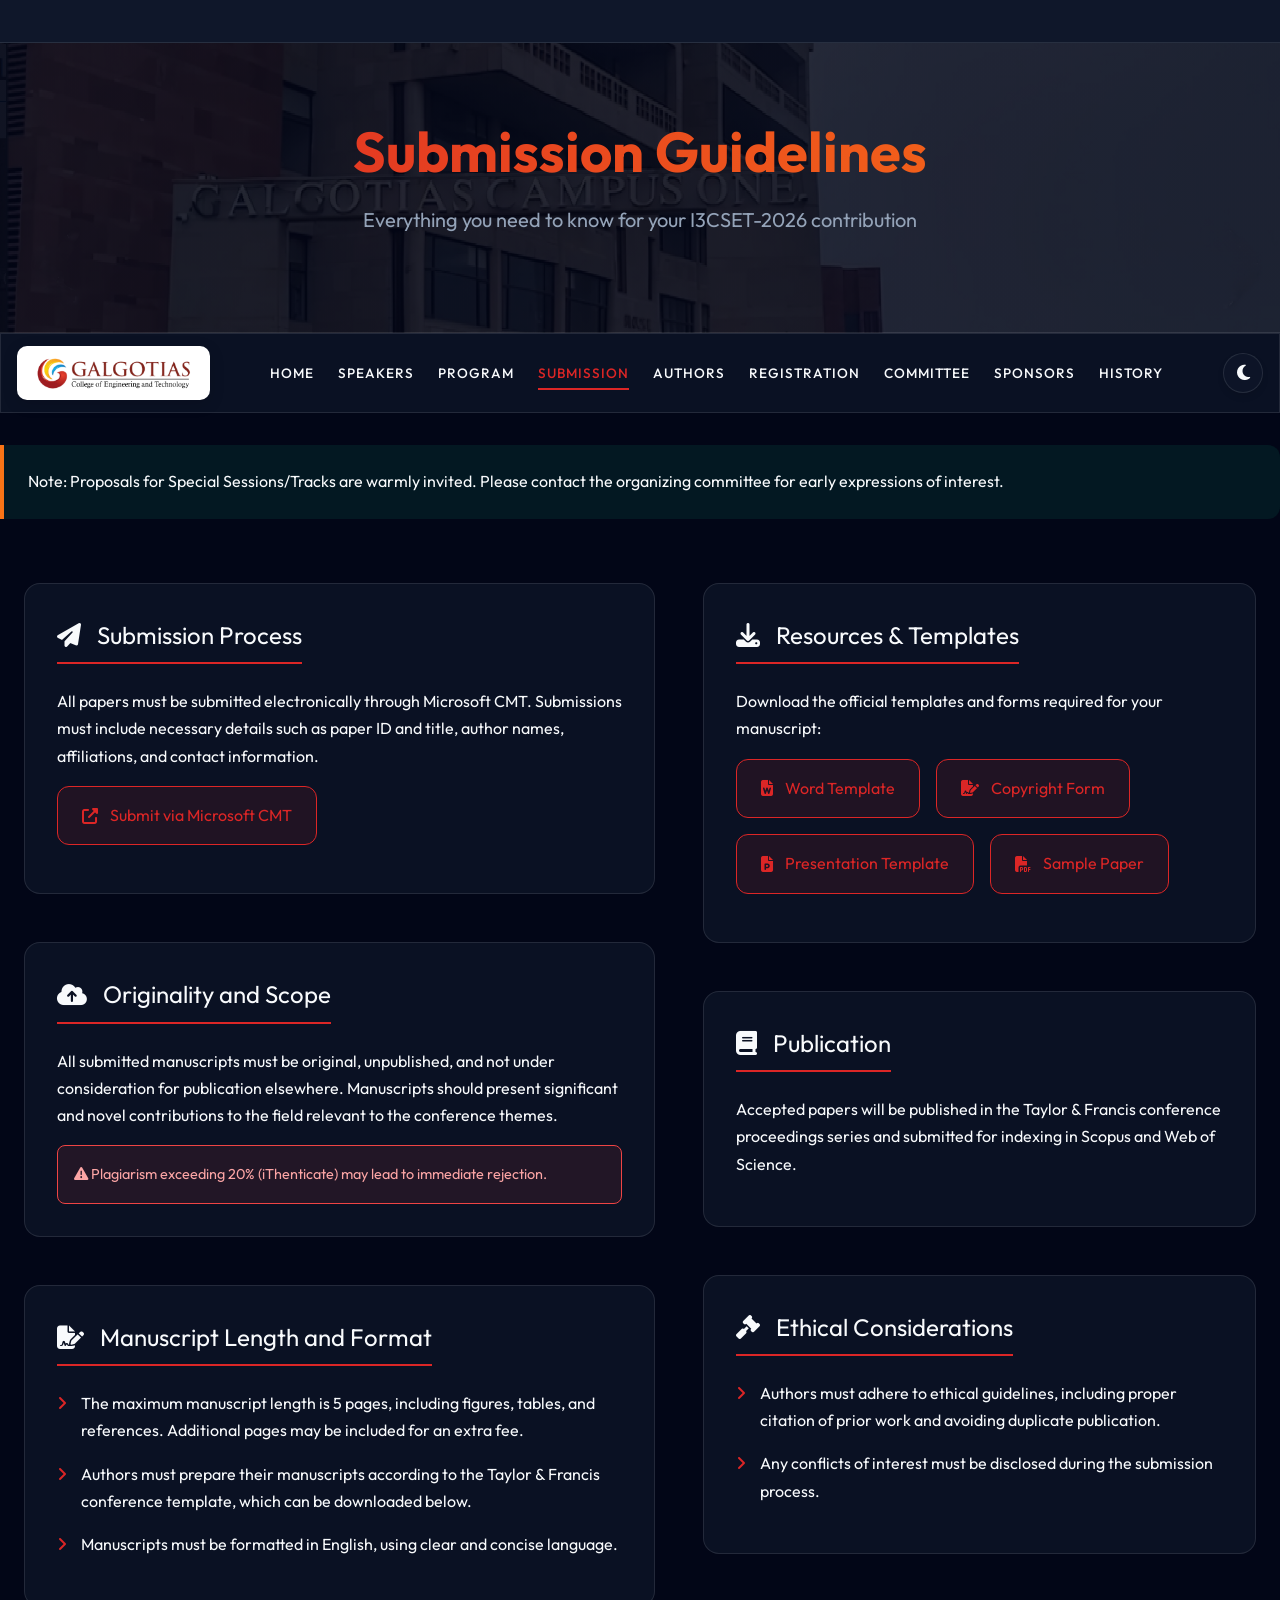
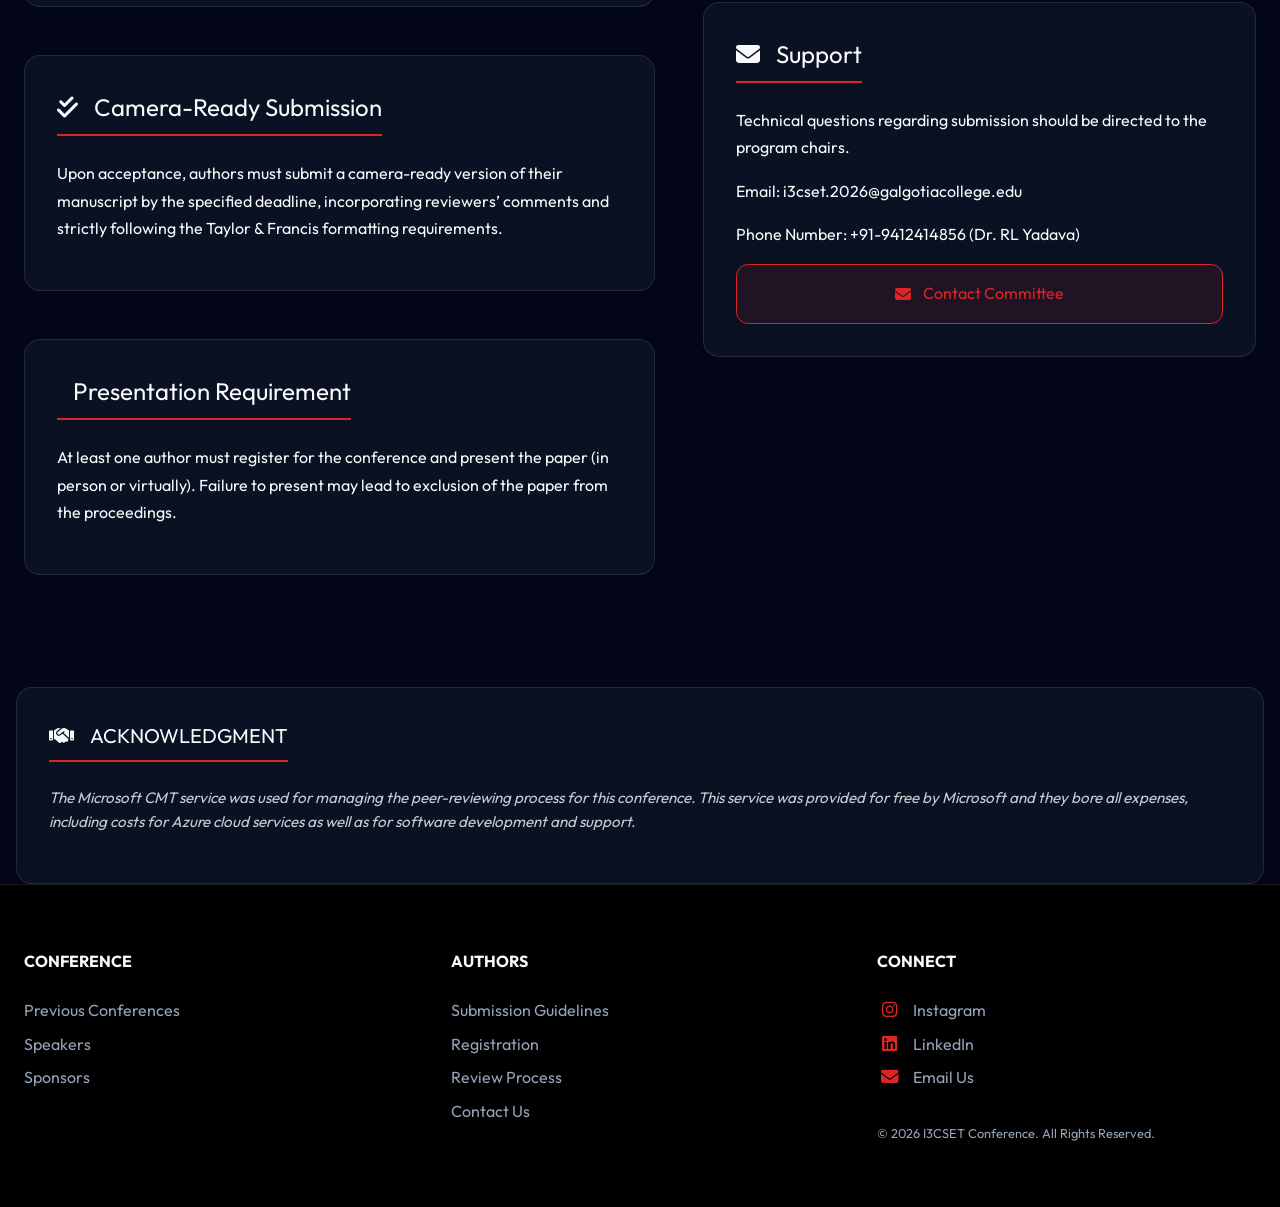
<file: paper-sub-guidelines.html>
<!DOCTYPE html>
<html lang="en">

<head>
    <meta charset="UTF-8">
    <meta name="viewport" content="width=device-width, initial-scale=1.0">
    <title>Submission Guidelines | I3CSET-2026</title>

    <!-- Meta SEO -->
    <meta name="keywords"
        content="I3CSET-2026, Paper Submission, Guidelines, Call for Papers, Conference Publication, Taylor & Francis">
    <meta name="description" content="Key dates and deadlines for I3CSET-2026 conference.">

    <script>
        if (localStorage.getItem('theme') === 'light') {
            document.documentElement.classList.add('light-mode');
            document.addEventListener('DOMContentLoaded', () => document.body.classList.add('light-mode'));
        }
    </script>
    <script src="js/ticker-data.js" defer></script>
    <script src="js/footer-data.js" defer></script>
    <script src="js/dates-data.js" defer></script>
    <script src="js/nav-data.js" defer></script>
    <script src="js/modern.js" defer></script>
    <!-- Fonts & Icons -->
    <link href="https://fonts.googleapis.com/css2?family=Outfit:wght@300;400;600;700&display=swap" rel="stylesheet">
    <link rel="stylesheet" href="https://cdnjs.cloudflare.com/ajax/libs/font-awesome/6.4.0/css/all.min.css">

    <!-- CSS -->
    <link rel="stylesheet" href="css/reset.css">
    <link rel="stylesheet" href="css/modern.css">

    <style>
        .glass-effect {
            backdrop-filter: blur(12px);
            -webkit-backdrop-filter: blur(12px);
            border: 1px solid rgba(255, 255, 255, 0.1);
        }

        #news-ticker-container {
            background: var(--primary);
            color: var(--text);
            padding: 8px 0;
            overflow: hidden;
            white-space: nowrap;
            position: relative;
            z-index: 1001;
            border-bottom: 1px solid var(--glass-border);
        }

        .ticker-content {
            display: inline-block;
            padding-left: 100%;
            animation: ticker 30s linear infinite;
        }

        .ticker-item {
            display: inline-block;
            margin-right: 50px;
            font-weight: 500;
        }

        @keyframes ticker {
            0% {
                transform: translateX(0);
            }

            100% {
                transform: translateX(-100%);
            }
        }

        .page-header {
            background: linear-gradient(rgba(2, 6, 23, 0.85), rgba(2, 6, 23, 0.85)), url('images/hotel1-banner.jpg');
            background-size: cover;
            background-position: center;
            padding: 4rem 2rem;
            text-align: center;
            border-bottom: 1px solid var(--glass-border);
        }

        .guideline-section {
            margin-bottom: 3rem;
            padding: 2rem;
            background: var(--glass);
            border: 1px solid var(--glass-border);
            border-radius: 16px;
            transition: var(--transition);
        }

        .guideline-section:hover {
            border-color: var(--accent);
            transform: translateY(-5px);
        }

        .guideline-section h2 {
            display: flex;
            align-items: center;
            gap: 1rem;
            color: var(--text);
            font-size: 1.5rem;
            margin-bottom: 1.5rem;
            border-bottom: 2px solid var(--accent);
            padding-bottom: 0.5rem;
            display: inline-flex;
        }

        .guideline-section p,
        .guideline-section li {
            font-size: 1rem;
            line-height: 1.7;
            color: var(--text);
            margin-bottom: 1rem;
        }

        .guideline-section ul {
            list-style: none;
            padding-left: 0;
        }

        .guideline-section ul li {
            position: relative;
            padding-left: 1.5rem;
        }

        .guideline-section ul li::before {
            content: '\f105';
            font-family: 'Font Awesome 6 Free';
            font-weight: 900;
            position: absolute;
            left: 0;
            color: var(--accent);
        }

        .download-btn {
            display: inline-flex;
            align-items: center;
            gap: 0.75rem;
            background: rgba(220, 38, 38, 0.1);
            color: var(--accent);
            padding: 1rem 1.5rem;
            border-radius: 12px;
            text-decoration: none;
            border: 1px solid var(--accent);
            transition: var(--transition);
            margin-right: 1rem;
            margin-bottom: 1rem;
        }

        .download-btn:hover {
            background: var(--accent);
            color: white;
        }

        .important-note {
            background: rgba(16, 185, 129, 0.1);
            border-left: 4px solid var(--secondary);
            padding: 1.5rem;
            border-radius: 0 12px 12px 0;
            margin: 2rem 0;
        }
    </style>
</head>

<body>

    <!-- Top News Ticker -->
    <div id="ticker-placeholder"></div>

    <!-- Page Header -->
    <header class="page-header">
        <div class="container mx-auto">
            <h1 class="conference-title">Submission Guidelines</h1>
            <p class="conference-subtitle">Everything you need to know for your I3CSET-2026 contribution</p>
        </div>
    </header>

    <!-- Sticky Navigation -->
    <nav id="nav-placeholder" class="modern-nav glass-effect"></nav>

    <!-- Main Content Area -->
    <div class="important-note">
        <p><strong>Note:</strong> Proposals for Special Sessions/Tracks are warmly invited. Please contact the
            organizing committee for early expressions of interest.</p>
    </div>
    <div class="main-content container mx-auto px-4 max-w-7xl">

        <main class="content-area">

            <section class="guideline-section">
                <h2><i class="fa fa-paper-plane"></i> Submission Process</h2>
                <p>All papers must be submitted electronically through <strong>Microsoft CMT</strong>. Submissions must
                    include necessary details such as paper ID and title, author names, affiliations, and contact
                    information.</p>
                <a href="https://cmt3.research.microsoft.com/ICCCSET2026/" target="_blank" class="download-btn">
                    <i class="fa fa-external-link-alt"></i> Submit via Microsoft CMT
                </a>
            </section>
            <section class="guideline-section">
                <h2><i class="fa fa-cloud-upload-alt"></i> Originality and Scope</h2>
                <p>All submitted manuscripts must be <strong>original, unpublished</strong>, and not under consideration
                    for publication elsewhere. Manuscripts should present significant and novel contributions to the
                    field relevant to the conference themes.</p>
                <div
                    style="margin-top: 1rem; padding: 1rem; background: rgba(239, 68, 68, 0.1); border-radius: 8px; border: 1px solid #ef4444;">
                    <p style="margin:0; font-size:0.9rem; color:#fca5a5;"><i class="fa fa-exclamation-triangle"></i>
                        Plagiarism exceeding 20% (iThenticate) may lead to immediate rejection.</p>
                </div>
            </section>

            <section class="guideline-section">
                <h2><i class="fa fa-file-signature"></i> Manuscript Length and Format</h2>
                <ul>
                    <li>The maximum manuscript length is <strong>5 pages</strong>, including figures, tables, and
                        references. Additional pages may be included for an extra fee.</li>
                    <li>Authors must prepare their manuscripts according to the <strong>Taylor & Francis</strong>
                        conference template, which can be downloaded below.</li>
                    <li>Manuscripts must be formatted in English, using clear and concise language.</li>
                </ul>
            </section>

            <section class="guideline-section">
                <h2><i class="fa fa-check-double"></i> Camera-Ready Submission</h2>
                <p>Upon acceptance, authors must submit a camera-ready version of their manuscript by the specified
                    deadline, incorporating reviewers’ comments and strictly following the Taylor & Francis formatting
                    requirements.</p>
            </section>

            <section class="guideline-section">
                <h2><i class="fa fa-presentation-screen"></i> Presentation Requirement</h2>
                <p>At least one author must register for the conference and present the paper (in person or virtually).
                    <strong>Failure to present may lead to exclusion of the paper from the proceedings.</strong>
                </p>
            </section>
        </main>

        <aside class="sidebar">
            <section class="guideline-section" id="resources">
                <h2><i class="fa fa-download"></i> Resources & Templates</h2>
                <p>Download the official templates and forms required for your manuscript:</p>
                <div style="flex-wrap: wrap; display: flex;">
                    <a href="resources/Submission_Format_Doc.zip" class="download-btn"><i class="fa fa-file-word"></i>
                        Word Template</a>
                    <a href="resources/copyright_form.docx" class="download-btn"><i class="fa fa-file-signature"></i>
                        Copyright Form</a>
                    <a href="resources/presentation_slide.pptx" class="download-btn"><i
                            class="fa fa-file-powerpoint"></i> Presentation Template</a>
                    <a href="resources/Sample.pdf" class="download-btn"><i class="fa fa-file-pdf"></i> Sample Paper</a>
                </div>
            </section>

            <section class="guideline-section">
                <h2><i class="fa fa-book"></i> Publication</h2>
                <p>Accepted papers will be published in the <strong>Taylor & Francis conference proceedings
                        series</strong> and submitted for indexing in Scopus and Web of Science.
                </p>
            </section>

            <section class="guideline-section">
                <h2><i class="fa fa-gavel"></i> Ethical Considerations</h2>
                <ul>
                    <li>Authors must adhere to ethical guidelines, including proper citation of prior work and avoiding
                        duplicate publication.</li>
                    <li>Any <strong>conflicts of interest</strong> must be disclosed during the submission process.</li>
                </ul>
            </section>

            <section class="guideline-section" id="support">
                <h2><i class="fa fa-envelope"></i> Support</h2>
                <p>Technical questions regarding submission should be directed to the program chairs.</p>
                <p>Email: i3cset.2026@galgotiacollege.edu</p>
                <p>Phone Number: +91-9412414856 (Dr. RL Yadava)</p>
                <a href="mailto:i3cset.2026@galgotiacollege.edu" class="download-btn"
                    style="width: 100%; justify-content: center; margin: 0;">
                    <i class="fa fa-envelope"></i> Contact Committee
                </a>
            </section>
        </aside>

    </div>

    <!-- Wide Acknowledgment Section -->
    <div class="container mx-auto px-4 max-w-7xl mb-12">
        <section class="guideline-section" style="margin-bottom: 0;">
            <h2 style="font-size: 1.25rem;"><i class="fa fa-handshake"></i> ACKNOWLEDGMENT</h2>
            <p style="font-style: italic; font-size: 0.95rem; opacity: 0.8; line-height: 1.6;">
                The <strong>Microsoft CMT</strong> service was used for managing the peer-reviewing process for this
                conference. This service was provided for free by Microsoft and they bore all expenses, including costs
                for Azure cloud services as well as for software development and support.
            </p>
        </section>
    </div>

    <!-- Footer -->
    <div id="footer-placeholder"></div>

    <script src="https://code.jquery.com/jquery-3.6.0.min.js"></script>
    <script>
        $(document).ready(function () {
            $('#news-ticker-container').hover(function () {
                $('.ticker-content').css('animation-play-state', 'paused');
            }, function () {
                $('.ticker-content').css('animation-play-state', 'running');
            });
        });
    </script>
</body>

</html>
</file>
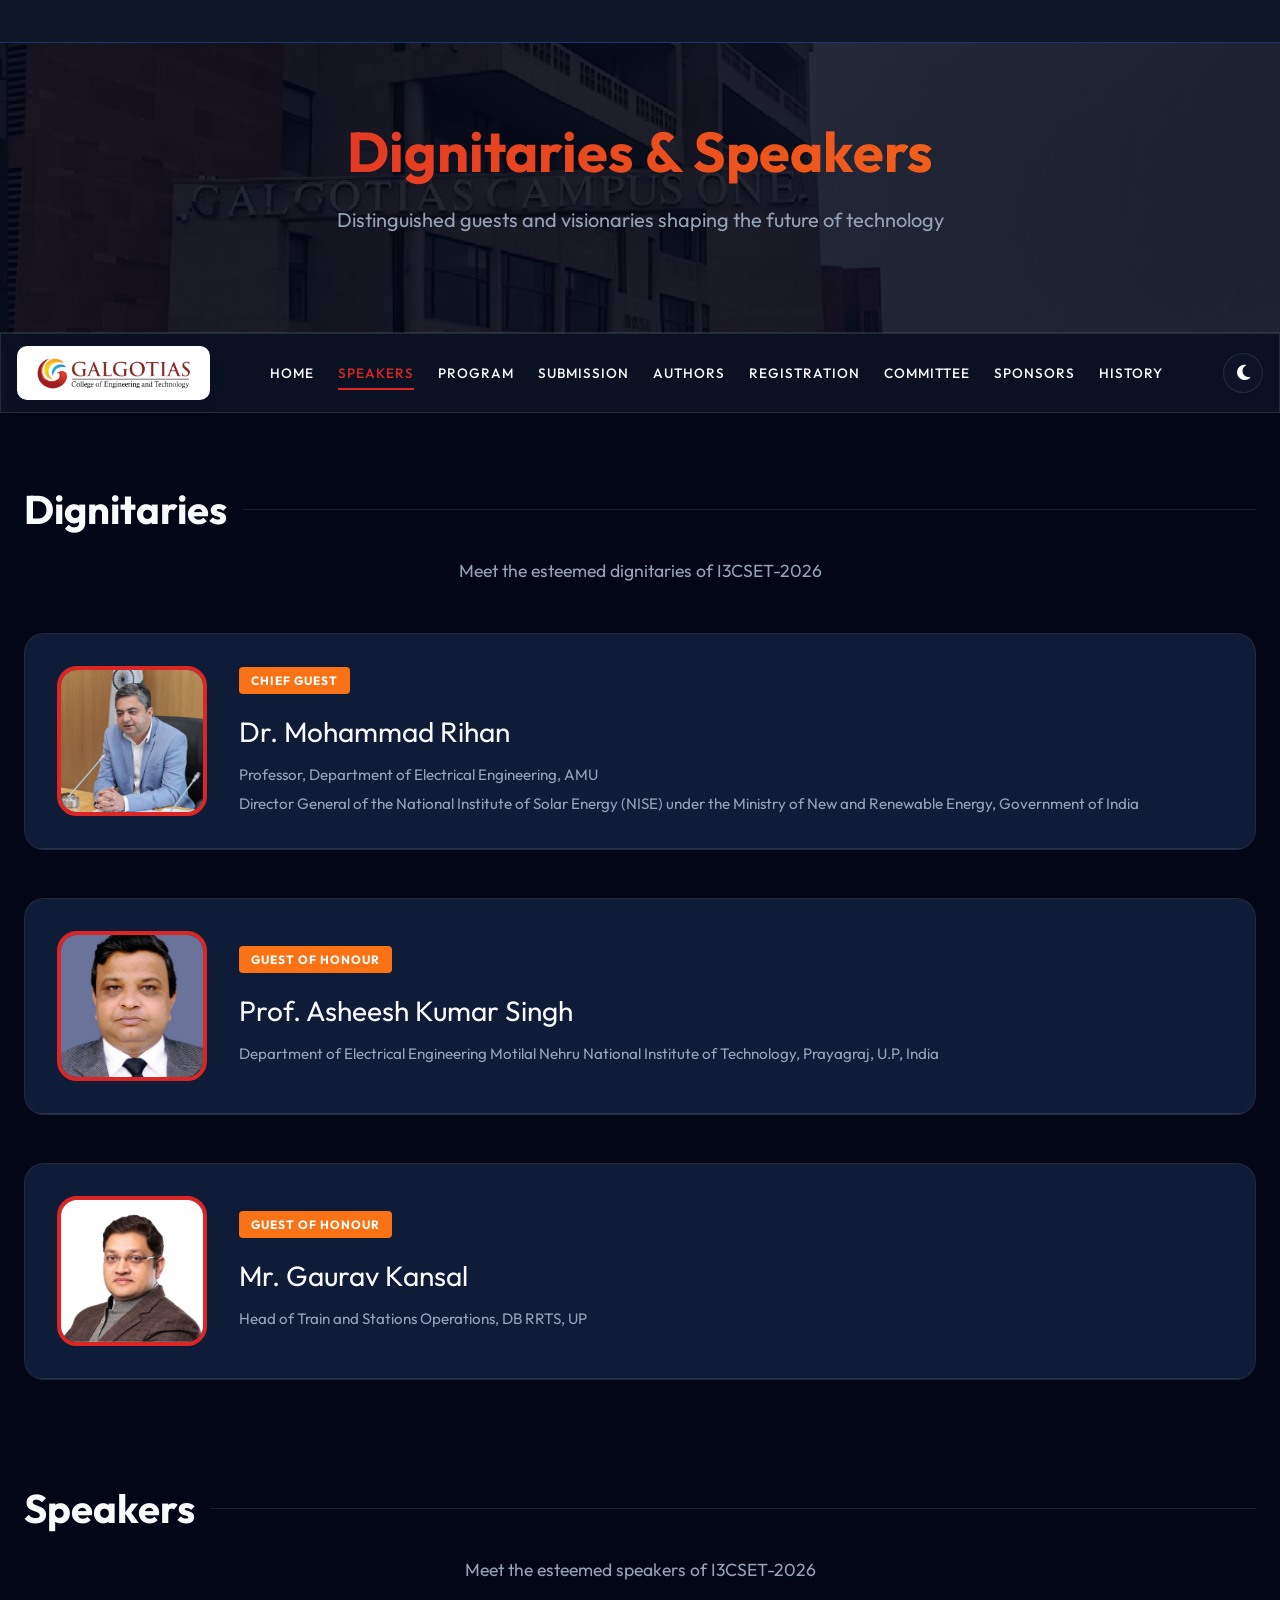
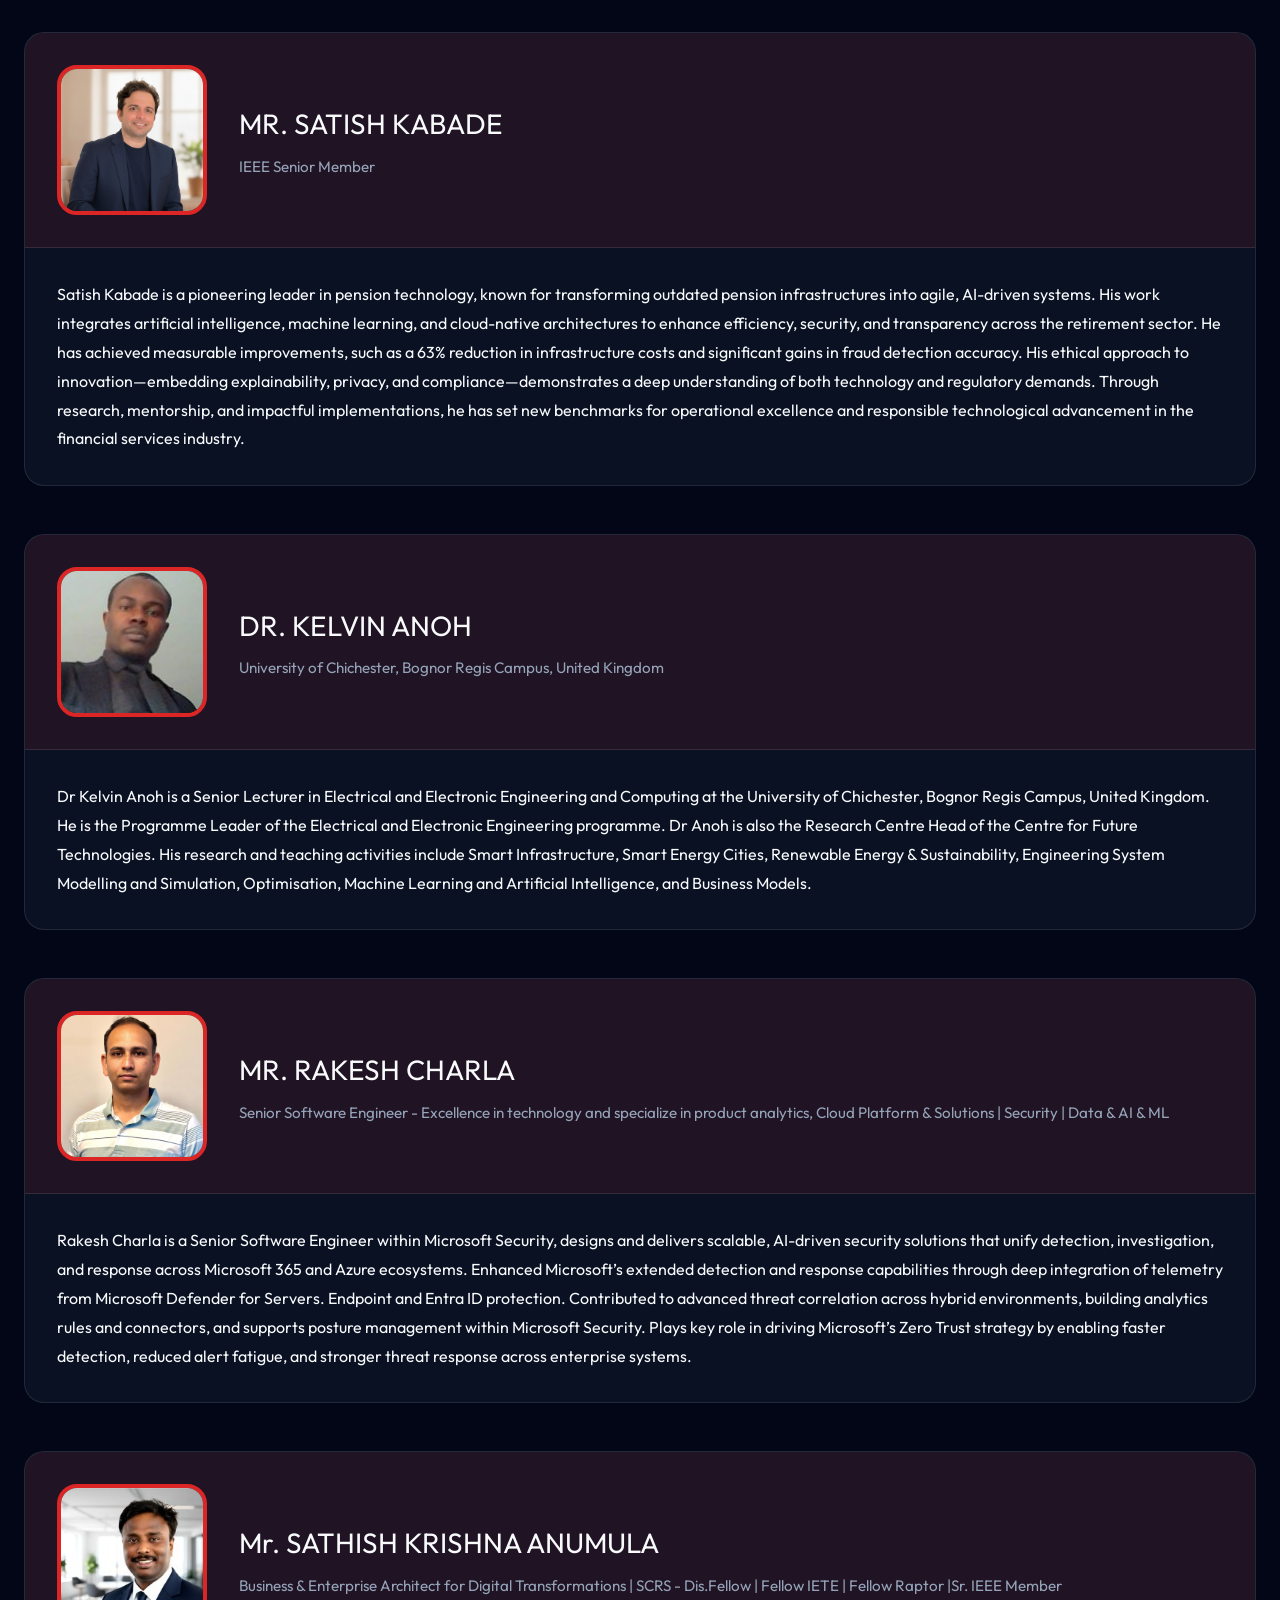
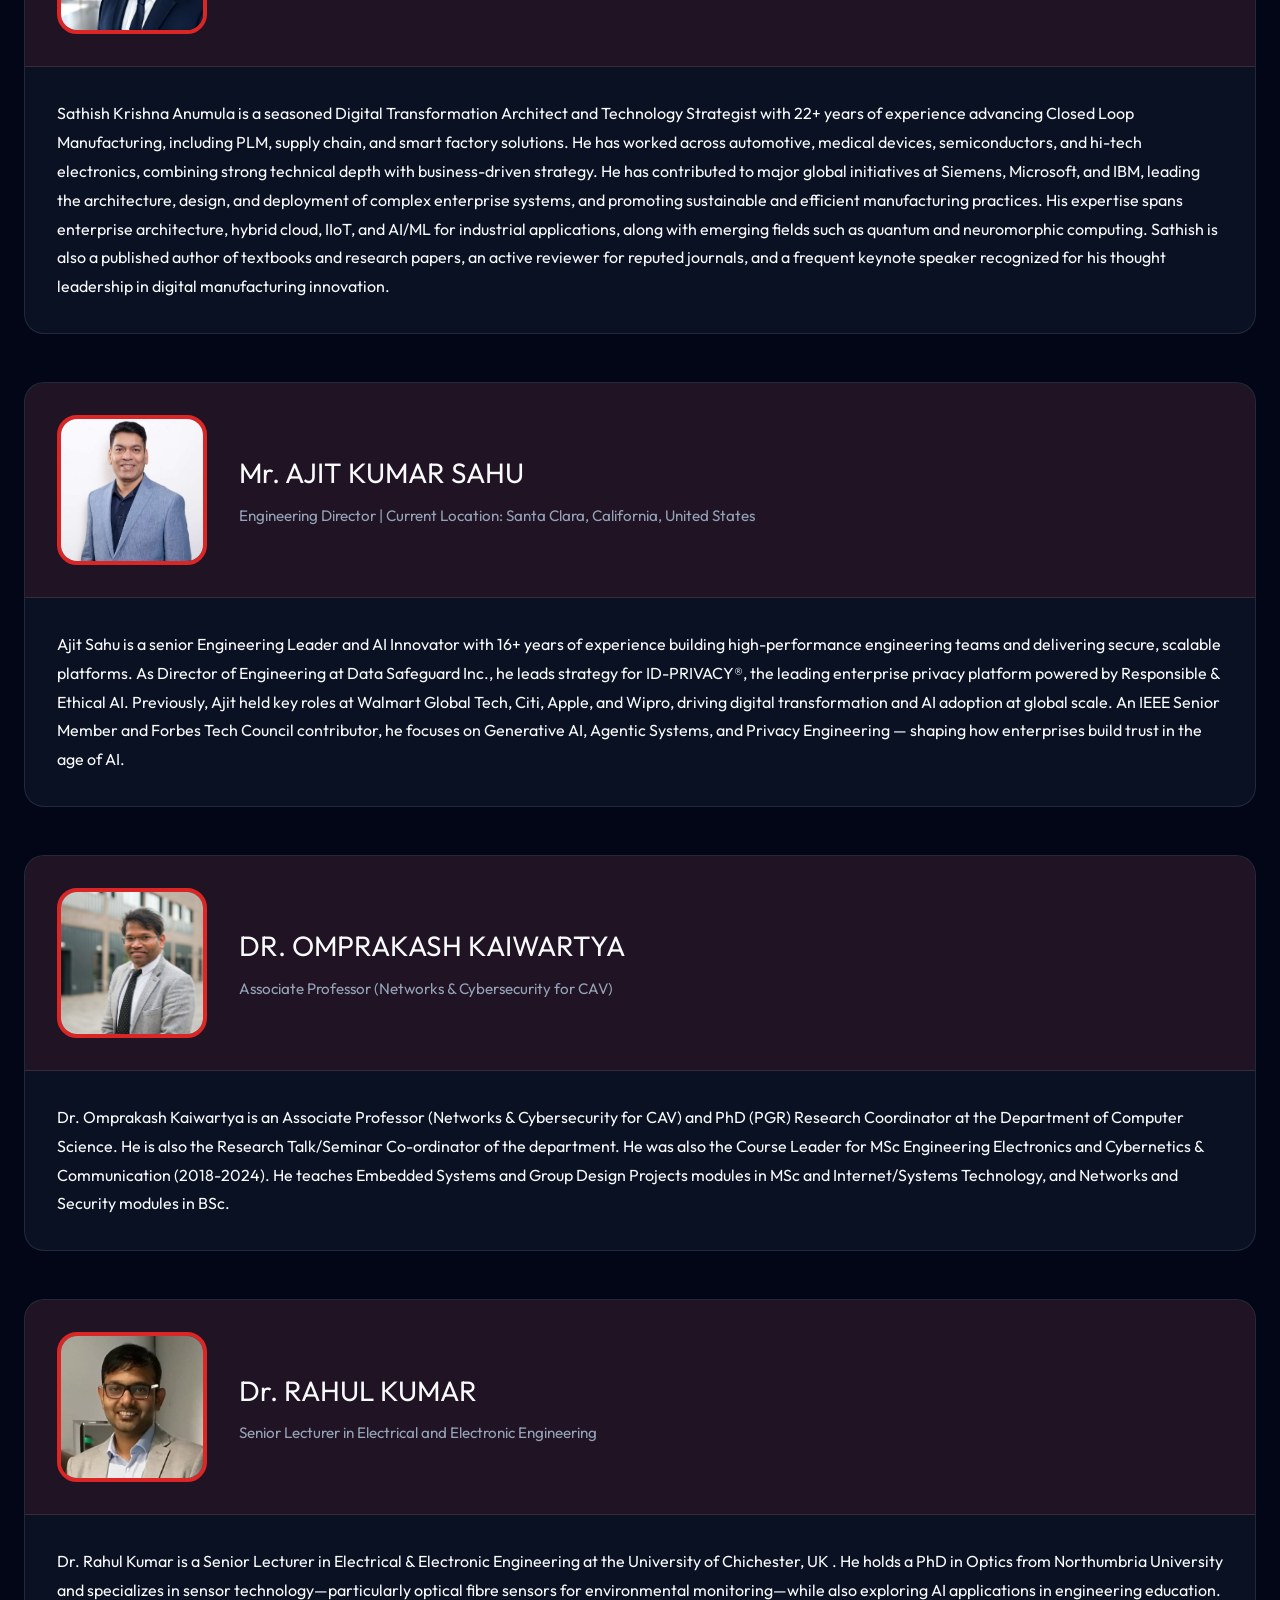
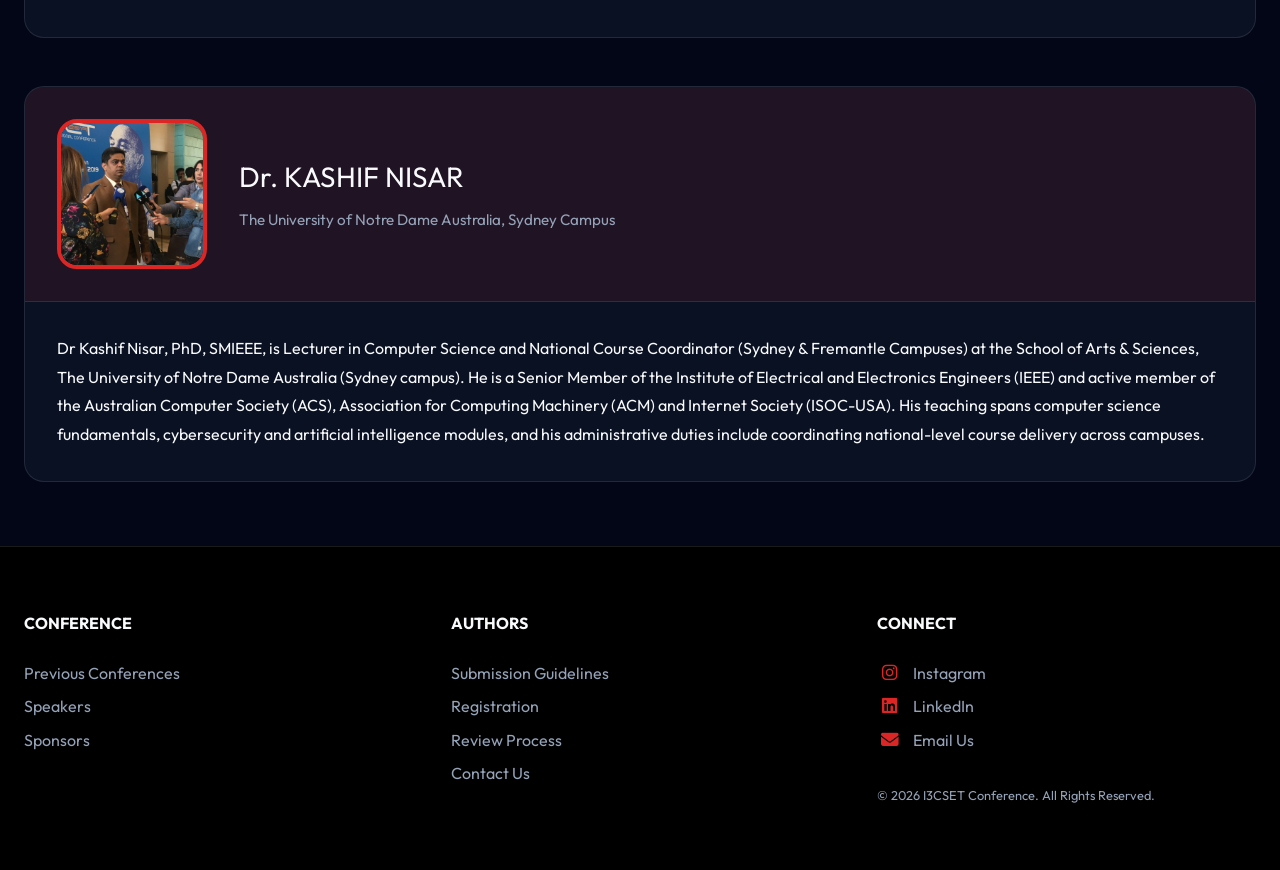
<file: plenary-speakers.html>
<!DOCTYPE html>
<html lang="en">

<head>
    <meta charset="UTF-8">
    <meta name="viewport" content="width=device-width, initial-scale=1.0">
    <title>Dignitaries & Speakers | I3CSET-2026</title>

    <!-- Meta SEO -->
    <meta name="keywords" content="I3CSET-2026, Dignitaries, Plenary Speakers, Keynotes, Experts, Computing, Communication, Energy Technologies">
    <meta name="description" content="Meet the esteemed dignitaries and plenary speakers for I3CSET-2026 conference.">

    <script>
        if (localStorage.getItem('theme') === 'light') {
            document.documentElement.classList.add('light-mode');
            document.addEventListener('DOMContentLoaded', () => document.body.classList.add('light-mode'));
        }
    </script>
    <script src="js/ticker-data.js" defer></script>
    <script src="js/footer-data.js" defer></script>
    <script src="js/dates-data.js" defer></script>
    <script src="js/nav-data.js" defer></script>
    <script src="js/modern.js" defer></script>
    <!-- Fonts & Icons -->
    <link href="https://fonts.googleapis.com/css2?family=Outfit:wght@300;400;600;700&display=swap" rel="stylesheet">
    <link rel="stylesheet" href="https://cdnjs.cloudflare.com/ajax/libs/font-awesome/6.4.0/css/all.min.css">

    <!-- CSS -->
    <link rel="stylesheet" href="css/reset.css">
    <link rel="stylesheet" href="css/modern.css">

    <style>
        .glass-effect {
            backdrop-filter: blur(12px);
            -webkit-backdrop-filter: blur(12px);
            border: 1px solid rgba(255, 255, 255, 0.1);
        }

        #news-ticker-container {
            background: var(--primary);
            color: var(--text);
            padding: 8px 0;
            overflow: hidden;
            white-space: nowrap;
            position: relative;
            z-index: 1001;
            border-bottom: 1px solid rgba(59, 130, 246, 0.3);
        }

        .ticker-content {
            display: inline-block;
            padding-left: 100%;
            animation: ticker 30s linear infinite;
        }

        .ticker-item {
            display: inline-block;
            margin-right: 50px;
            font-weight: 500;
        }

        @keyframes ticker {
            0% { transform: translateX(0); }
            100% { transform: translateX(-100%); }
        }

        .page-header {
            background: linear-gradient(rgba(2,6,23,0.85), rgba(2,6,23,0.85)), url('images/hotel1-banner.jpg');
            background-size: cover;
            background-position: center;
            padding: 4rem 2rem;
            text-align: center;
            border-bottom: 1px solid var(--glass-border);
        }

        /* Speaker Card Styling */
        .speaker-card {
            background: var(--glass);
            border: 1px solid var(--glass-border);
            border-radius: 20px;
            overflow: hidden;
            margin-bottom: 3rem;
            transition: var(--transition);
        }

        .speaker-card:hover {
            border-color: var(--accent);
            box-shadow: 0 0 30px rgba(220, 38, 38, 0.15);
        }

        .speaker-header {
            padding: 2rem;
            background: rgba(220, 38, 38, 0.1);
            display: flex;
            align-items: center;
            gap: 2rem;
            border-bottom: 1px solid var(--glass-border);
        }

        .speaker-pic {
            width: 150px;
            height: 150px;
            border-radius: 20px;
            object-fit: cover;
            border: 4px solid var(--accent);
            flex-shrink: 0;
        }

        .speaker-title-info h2 {
            font-size: 1.75rem;
            color: var(--text);
            margin-bottom: 0.5rem;
        }

        .speaker-title-info .talk-title {
            font-size: 1.1rem;
            color: var(--accent);
            font-weight: 600;
            font-style: italic;
            margin-bottom: 0.5rem;
        }

        .speaker-title-info .affiliation {
            color: var(--text-muted);
            font-size: 0.95rem;
        }

        .speaker-body {
            padding: 2rem;
        }

        .speaker-bio {
            line-height: 1.8;
            color: var(--text);
            font-size: 1rem;
        }

        .keynote-badge {
            background: var(--secondary);
            color: white;
            padding: 0.25rem 0.75rem;
            border-radius: 4px;
            font-size: 0.75rem;
            font-weight: 700;
            text-transform: uppercase;
            letter-spacing: 1px;
            margin-bottom: 1rem;
            display: inline-block;
        }

        @media (max-width: 768px) {
            .speaker-header { flex-direction: column; text-align: center; }
        }
    </style>
</head>

<body>

    <!-- Top News Ticker -->
    <div id="ticker-placeholder"></div>

    <!-- Page Header -->
    <header class="page-header">
        <div class="container mx-auto">
            <h1 class="conference-title">Dignitaries & Speakers</h1>
            <p class="conference-subtitle">Distinguished guests and visionaries shaping the future of technology</p>
        </div>
    </header>

    <!-- Sticky Navigation -->
    <nav id="nav-placeholder" class="modern-nav glass-effect"></nav>

    <!-- Main Content Area -->
    <div class="main-content container mx-auto px-4 max-w-7xl" style="display: block;">

        <!-- Dignitaries Section -->
        <div class="section-divider" style="margin-bottom: 3rem;">
            <h2 class="section-title" style="text-align: center; font-size: 2.5rem; margin-bottom: 1rem;">Dignitaries</h2>
            <p style="text-align: center; color: var(--text-muted); font-size: 1.1rem; margin-bottom: 3rem;">Meet the esteemed dignitaries of I3CSET-2026</p>
        </div>

        <!-- Dignitary 1 -->
        <div class="speaker-card">
            <div class="speaker-header" style="background: rgba(59, 130, 246, 0.1);">
                <img src="images/plenary_speakers/MOHDRIHAN.jpeg" alt="Dr. Mohammad Rihan" class="speaker-pic" onerror="this.src='https://ui-avatars.com/api/?name=Mohammad+Rihan&background=0f172a&color=3b82f6'">
                <div class="speaker-title-info">
                    <span class="keynote-badge">CHIEF GUEST</span>
                    <h2>Dr. Mohammad Rihan</h2>
                    <div class="affiliation">Professor, Department of Electrical Engineering, AMU</div>
                    <div class="affiliation" style="margin-top: 5px;">Director General of the National Institute of Solar Energy (NISE) under the Ministry of New and Renewable Energy, Government of India</div>
                </div>
            </div>
        </div>

        <!-- Dignitary 2 -->
        <div class="speaker-card">
            <div class="speaker-header" style="background: rgba(59, 130, 246, 0.1);">
                <img src="images/plenary_speakers/chiefguest.jpg" alt="Prof. Asheesh Kumar Singh" class="speaker-pic" onerror="this.src='https://ui-avatars.com/api/?name=Asheesh+Kumar+Singh&background=0f172a&color=3b82f6'">
                <div class="speaker-title-info">
                    <span class="keynote-badge">GUEST OF HONOUR</span>
                    <h2>Prof. Asheesh Kumar Singh</h2>
                    <div class="affiliation">Department of Electrical Engineering Motilal Nehru National Institute of Technology, Prayagraj, U.P, India</div>
                </div>
            </div>
        </div>

        <!-- Dignitary 3 -->
        <div class="speaker-card">
            <div class="speaker-header" style="background: rgba(59, 130, 246, 0.1);">
                <img src="images/plenary_speakers/gauravkansal.jpg" alt="Mr. Gaurav Kansal" class="speaker-pic" onerror="this.src='https://ui-avatars.com/api/?name=Gaurav+Kansal&background=0f172a&color=3b82f6'">
                <div class="speaker-title-info">
                    <span class="keynote-badge">GUEST OF HONOUR</span>
                    <h2>Mr. Gaurav Kansal</h2>
                    <div class="affiliation">Head of Train and Stations Operations, DB RRTS, UP</div>
                </div>
            </div>
        </div>

        <!-- Speakers Section -->
        <div class="section-divider" style="margin-top: 6rem; margin-bottom: 3rem;">
            <h2 class="section-title" style="text-align: center; font-size: 2.5rem; margin-bottom: 1rem;">Speakers</h2>
            <p style="text-align: center; color: var(--text-muted); font-size: 1.1rem; margin-bottom: 3rem;">Meet the esteemed speakers of I3CSET-2026</p>
        </div>

        <!-- Speaker 1 -->
        <div class="speaker-card">
            <div class="speaker-header">
                <img src="images/plenary_speakers/satishkabade.webp" alt="Satish Kabade" class="speaker-pic" onerror="this.src='https://ui-avatars.com/api/?name=Satish+Kabade&background=0f172a&color=3b82f6'">
                <div class="speaker-title-info">
                    <h2>MR. SATISH KABADE</h2>
                    <div class="affiliation">IEEE Senior Member</div>
                </div>
            </div>
            <div class="speaker-body">
                <div class="speaker-bio">
                    Satish Kabade is a pioneering leader in pension technology, known for transforming outdated pension infrastructures into agile, AI-driven systems. His work integrates artificial intelligence, machine learning, and cloud-native architectures to enhance efficiency, security, and transparency across the retirement sector. He has achieved measurable improvements, such as a 63% reduction in infrastructure costs and significant gains in fraud detection accuracy. His ethical approach to innovation—embedding explainability, privacy, and compliance—demonstrates a deep understanding of both technology and regulatory demands. Through research, mentorship, and impactful implementations, he has set new benchmarks for operational excellence and responsible technological advancement in the financial services industry.
                </div>
            </div>
        </div>

        <!-- Speaker 2 -->
        <div class="speaker-card">
            <div class="speaker-header">
                <img src="images/plenary_speakers/kelvin anoh.jpeg" alt="Kelvin Anoh" class="speaker-pic" onerror="this.src='https://ui-avatars.com/api/?name=Kelvin+Anoh&background=0f172a&color=3b82f6'">
                <div class="speaker-title-info">
                    <h2>DR. KELVIN ANOH</h2>
                    <div class="affiliation">University of Chichester, Bognor Regis Campus, United Kingdom</div>
                </div>
            </div>
            <div class="speaker-body">
                <div class="speaker-bio">
                    Dr Kelvin Anoh is a Senior Lecturer in Electrical and Electronic Engineering and Computing at the University of Chichester, Bognor Regis Campus, United Kingdom. He is the Programme Leader of the Electrical and Electronic Engineering programme. Dr Anoh is also the Research Centre Head of the Centre for Future Technologies. His research and teaching activities include Smart Infrastructure, Smart Energy Cities, Renewable Energy & Sustainability, Engineering System Modelling and Simulation, Optimisation, Machine Learning and Artificial Intelligence, and Business Models.
                </div>
            </div>
        </div>

        <!-- Speaker 3 -->
        <div class="speaker-card">
            <div class="speaker-header">
                <img src="images/plenary_speakers/rakeshcharla.png" alt="Rakesh Charla" class="speaker-pic" onerror="this.src='https://ui-avatars.com/api/?name=Rakesh+Charla&background=0f172a&color=3b82f6'">
                <div class="speaker-title-info">
                    <h2>MR. RAKESH CHARLA</h2>
                    <div class="affiliation">Senior Software Engineer - Excellence in technology and specialize in product analytics, Cloud Platform & Solutions | Security | Data & AI & ML</div>
                </div>
            </div>
            <div class="speaker-body">
                <div class="speaker-bio">
                    Rakesh Charla is a Senior Software Engineer within Microsoft Security, designs and delivers scalable, AI-driven security solutions that unify detection, investigation, and response across Microsoft 365 and Azure ecosystems. Enhanced Microsoft’s extended detection and response capabilities through deep integration of telemetry from Microsoft Defender for Servers. Endpoint and Entra ID protection. Contributed to advanced threat correlation across hybrid environments, building analytics rules and connectors, and supports posture management within Microsoft Security. Plays key role in driving Microsoft’s Zero Trust strategy by enabling faster detection, reduced alert fatigue, and stronger threat response across enterprise systems.
                </div>
            </div>
        </div>

        <!-- Speaker 4 -->
        <div class="speaker-card">
            <div class="speaker-header">
                <img src="images/plenary_speakers/sathishkrishna.jpg" alt="Sathish Krishna Anumula" class="speaker-pic" onerror="this.src='https://ui-avatars.com/api/?name=Sathish+Krishna+Anumula&background=0f172a&color=3b82f6'">
                <div class="speaker-title-info">
                    <h2>Mr. SATHISH KRISHNA ANUMULA</h2>
                    <div class="affiliation">Business & Enterprise Architect for Digital Transformations | SCRS - Dis.Fellow | Fellow IETE | Fellow Raptor |Sr. IEEE Member</div>
                </div>
            </div>
            <div class="speaker-body">
                <div class="speaker-bio">
                    Sathish Krishna Anumula is a seasoned Digital Transformation Architect and Technology Strategist with 22+ years of experience advancing Closed Loop Manufacturing, including PLM, supply chain, and smart factory solutions. He has worked across automotive, medical devices, semiconductors, and hi-tech electronics, combining strong technical depth with business-driven strategy. He has contributed to major global initiatives at Siemens, Microsoft, and IBM, leading the architecture, design, and deployment of complex enterprise systems, and promoting sustainable and efficient manufacturing practices. His expertise spans enterprise architecture, hybrid cloud, IIoT, and AI/ML for industrial applications, along with emerging fields such as quantum and neuromorphic computing. Sathish is also a published author of textbooks and research papers, an active reviewer for reputed journals, and a frequent keynote speaker recognized for his thought leadership in digital manufacturing innovation.
                </div>
            </div>
        </div>

        <!-- Speaker 5 -->
        <div class="speaker-card">
            <div class="speaker-header">
                <img src="images/plenary_speakers/mrajitkumarsaahu.jpg" alt="Ajit Kumar Sahu" class="speaker-pic" onerror="this.src='https://ui-avatars.com/api/?name=Ajit+Kumar+Sahu&background=0f172a&color=3b82f6'">
                <div class="speaker-title-info">
                    <h2>Mr. AJIT KUMAR SAHU</h2>
                    <div class="affiliation">Engineering Director | Current Location: Santa Clara, California, United States</div>
                </div>
            </div>
            <div class="speaker-body">
                <div class="speaker-bio">
                    Ajit Sahu is a senior Engineering Leader and AI Innovator with 16+ years of experience building high-performance engineering teams and delivering secure, scalable platforms. As Director of Engineering at Data Safeguard Inc., he leads strategy for ID-PRIVACY®, the leading enterprise privacy platform powered by Responsible & Ethical AI. Previously, Ajit held key roles at Walmart Global Tech, Citi, Apple, and Wipro, driving digital transformation and AI adoption at global scale. An IEEE Senior Member and Forbes Tech Council contributor, he focuses on Generative AI, Agentic Systems, and Privacy Engineering — shaping how enterprises build trust in the age of AI.
                </div>
            </div>
        </div>

        <!-- Speaker 6 -->
        <div class="speaker-card">
            <div class="speaker-header">
                <img src="images/plenary_speakers/omprakash.jpg" alt="Omprakash Kaiwartya" class="speaker-pic" onerror="this.src='https://ui-avatars.com/api/?name=Omprakash+Kaiwartya&background=0f172a&color=3b82f6'">
                <div class="speaker-title-info">
                    <h2>DR. OMPRAKASH KAIWARTYA</h2>
                    <div class="affiliation">Associate Professor (Networks & Cybersecurity for CAV)</div>
                </div>
            </div>
            <div class="speaker-body">
                <div class="speaker-bio">
                    Dr. Omprakash Kaiwartya is an Associate Professor (Networks & Cybersecurity for CAV) and PhD (PGR) Research Coordinator at the Department of Computer Science. He is also the Research Talk/Seminar Co-ordinator of the department. He was also the Course Leader for MSc Engineering Electronics and Cybernetics & Communication (2018-2024). He teaches Embedded Systems and Group Design Projects modules in MSc and Internet/Systems Technology, and Networks and Security modules in BSc.
                </div>
            </div>
        </div>

        <!-- Speaker 7 -->
        <div class="speaker-card">
            <div class="speaker-header">
                <img src="images/plenary_speakers/speaker-10.jpg" alt="Rahul Kumar" class="speaker-pic" onerror="this.src='https://ui-avatars.com/api/?name=Rahul+Kumar&background=0f172a&color=3b82f6'">
                <div class="speaker-title-info">
                    <h2>Dr. RAHUL KUMAR</h2>
                    <div class="affiliation">Senior Lecturer in Electrical and Electronic Engineering</div>
                </div>
            </div>
            <div class="speaker-body">
                <div class="speaker-bio">
                    Dr. Rahul Kumar is a Senior Lecturer in Electrical & Electronic Engineering at the University of Chichester, UK . He holds a PhD in Optics from Northumbria University and specializes in sensor technology—particularly optical fibre sensors for environmental monitoring—while also exploring AI applications in engineering education.
                </div>
            </div>
        </div>

        <!-- Speaker 8 -->
        <div class="speaker-card">
            <div class="speaker-header">
                <img src="images/plenary_speakers/kashif nisar.jpeg" alt="Kashif Nisar" class="speaker-pic" onerror="this.src='https://ui-avatars.com/api/?name=Kashif+Nisar&background=0f172a&color=3b82f6'">
                <div class="speaker-title-info">
                    <h2>Dr. KASHIF NISAR</h2>
                    <div class="affiliation">The University of Notre Dame Australia, Sydney Campus</div>
                </div>
            </div>
            <div class="speaker-body">
                <div class="speaker-bio">
                    Dr Kashif Nisar, PhD, SMIEEE, is Lecturer in Computer Science and National Course Coordinator (Sydney & Fremantle Campuses) at the School of Arts & Sciences, The University of Notre Dame Australia (Sydney campus). He is a Senior Member of the Institute of Electrical and Electronics Engineers (IEEE) and active member of the Australian Computer Society (ACS), Association for Computing Machinery (ACM) and Internet Society (ISOC-USA). His teaching spans computer science fundamentals, cybersecurity and artificial intelligence modules, and his administrative duties include coordinating national-level course delivery across campuses.
                </div>
            </div>
        </div>

    </div>

    <!-- Footer -->
    <div id="footer-placeholder"></div>

    <script src="https://code.jquery.com/jquery-3.6.0.min.js"></script>
    <script>
        $(document).ready(function () {
            $('#news-ticker-container').hover(function () {
                $('.ticker-content').css('animation-play-state', 'paused');
            }, function () {
                $('.ticker-content').css('animation-play-state', 'running');
            });
        });
    </script>
</body>

</html>
</file>
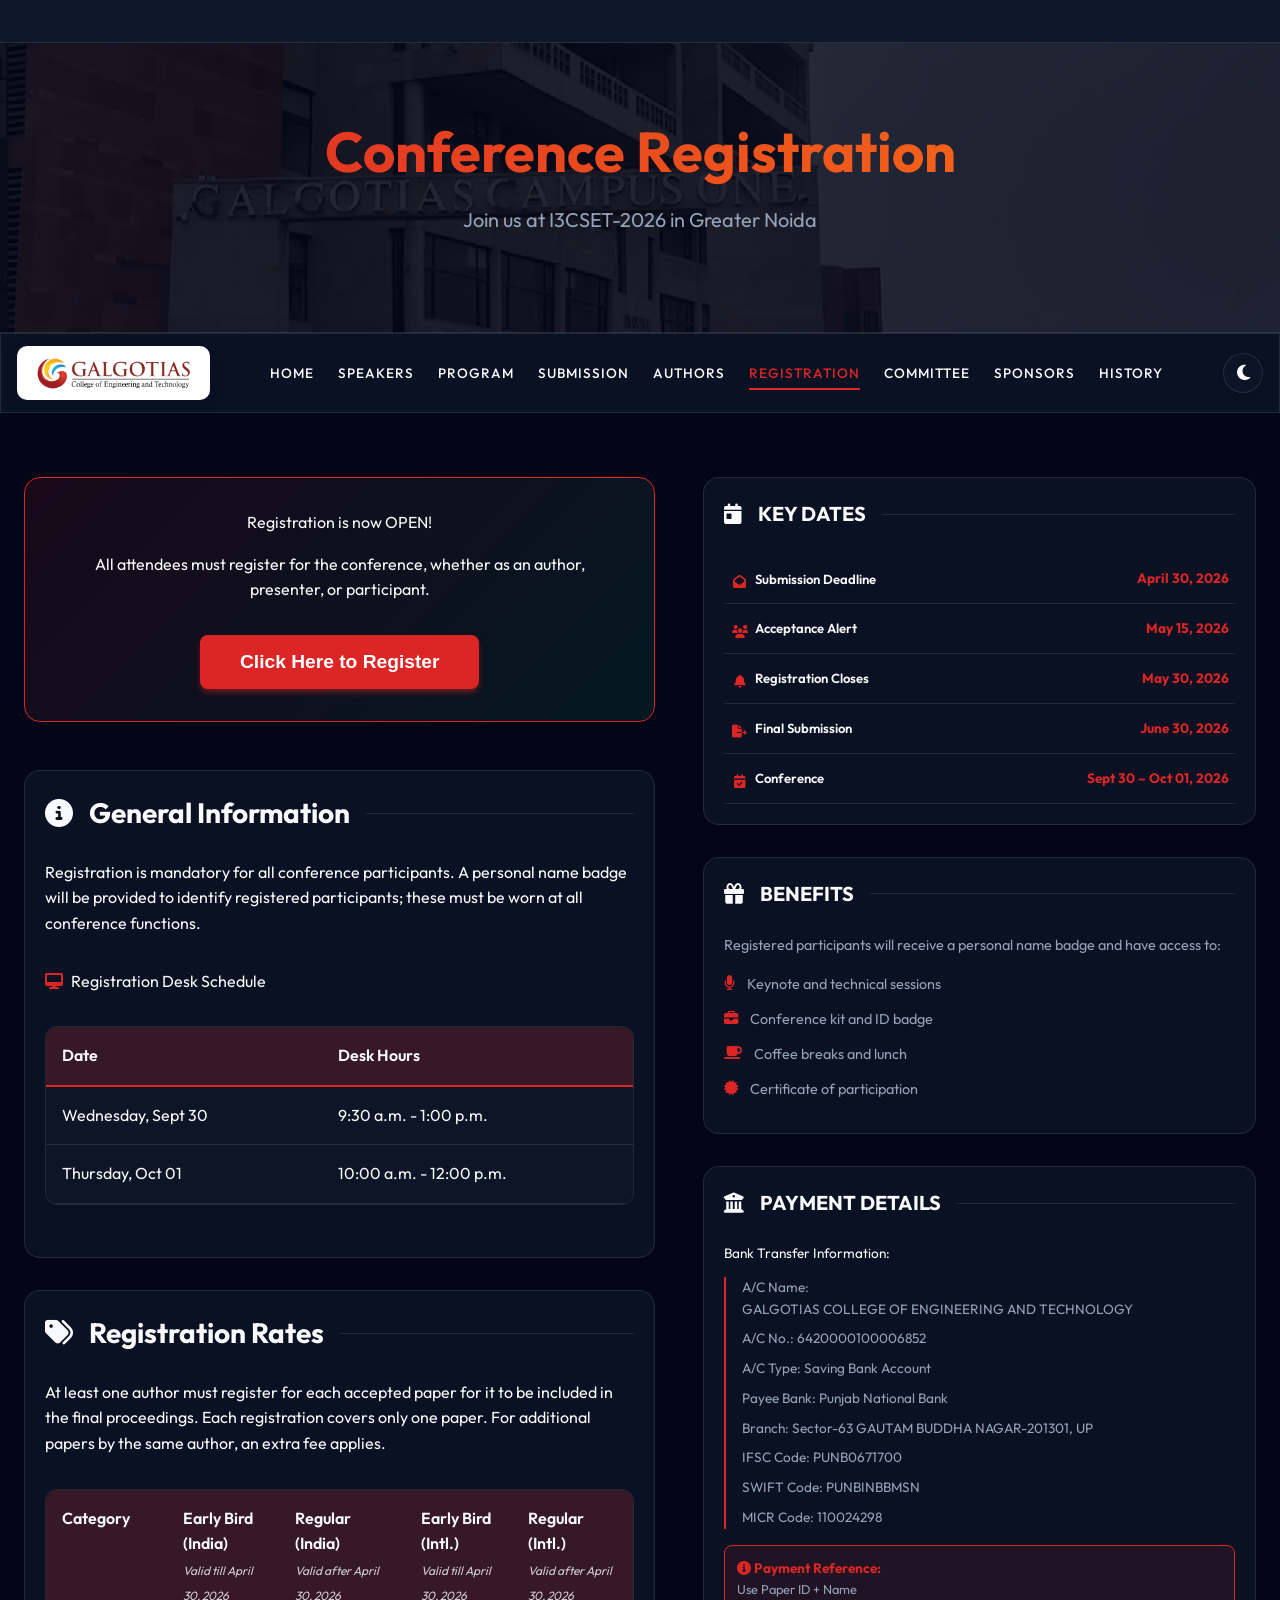
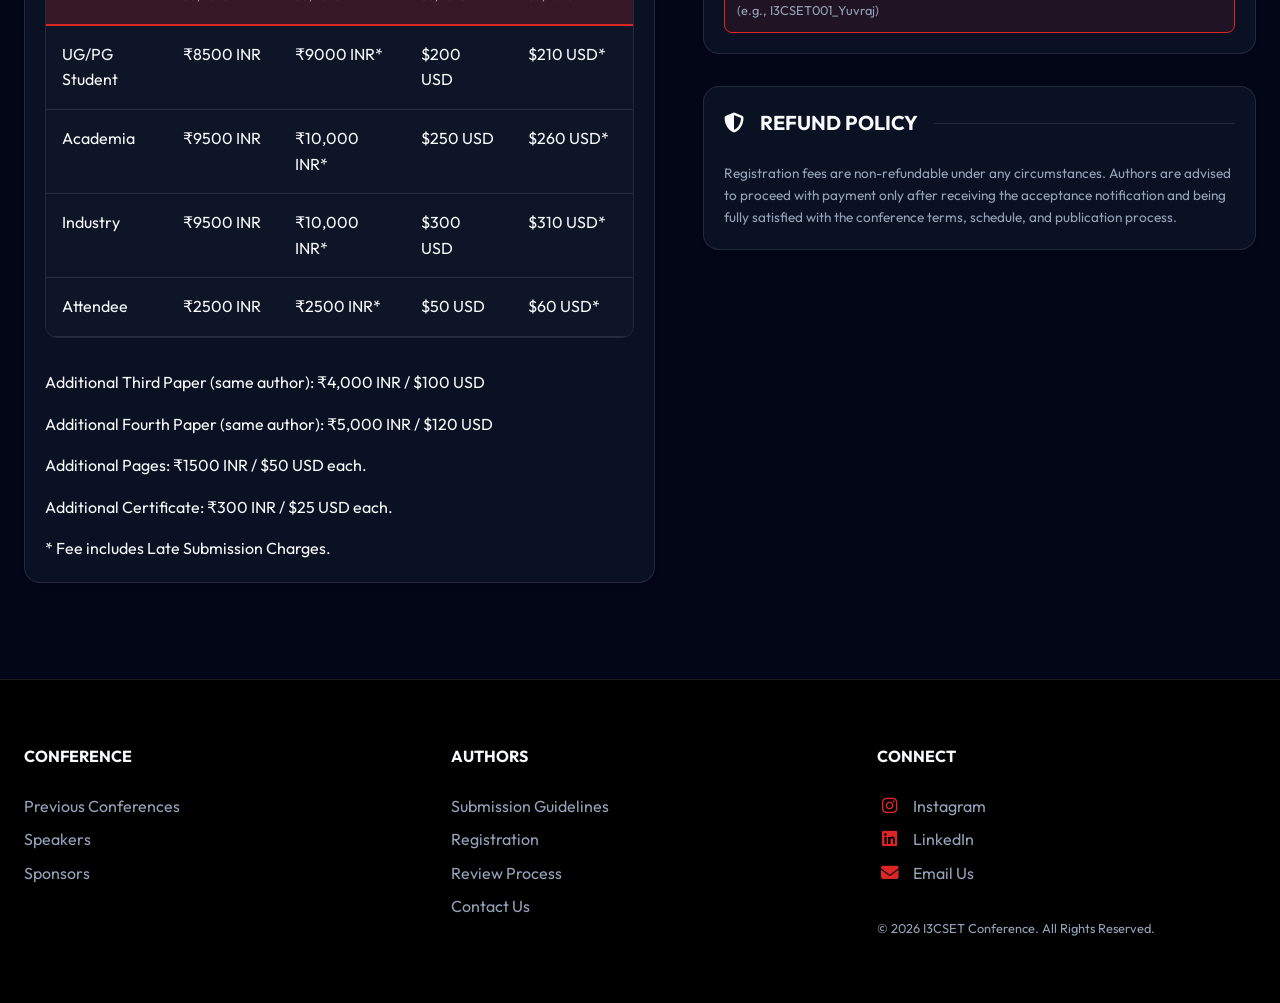
<file: registration.html>
<!DOCTYPE html>
<html lang="en">

<head>
    <meta charset="UTF-8">
    <meta name="viewport" content="width=device-width, initial-scale=1.0">
    <title>Registration | I3CSET-2026</title>

    <!-- Meta SEO -->
    <meta name="description" content="Registration information and fees for I3CSET-2026 conference.">

    <script>
        if (localStorage.getItem('theme') === 'light') {
            document.documentElement.classList.add('light-mode');
            document.addEventListener('DOMContentLoaded', () => document.body.classList.add('light-mode'));
        }
    </script>
    <script src="js/ticker-data.js" defer></script>
    <script src="js/footer-data.js" defer></script>
    <script src="js/dates-data.js" defer></script>
    <script src="js/nav-data.js" defer></script>
    <script src="js/modern.js" defer></script>
    <!-- Fonts & Icons -->
    <link href="https://fonts.googleapis.com/css2?family=Outfit:wght@300;400;600;700&display=swap" rel="stylesheet">
    <link rel="stylesheet" href="https://cdnjs.cloudflare.com/ajax/libs/font-awesome/6.4.0/css/all.min.css">

    <!-- CSS -->
    <link rel="stylesheet" href="css/reset.css">
    <link rel="stylesheet" href="css/modern.css">

    <style>
        .glass-effect {
            backdrop-filter: blur(12px);
            -webkit-backdrop-filter: blur(12px);
            border: 1px solid rgba(255, 255, 255, 0.1);
        }

        #news-ticker-container {
            background: var(--primary);
            color: var(--text);
            padding: 8px 0;
            overflow: hidden;
            white-space: nowrap;
            position: relative;
            z-index: 1001;
            border-bottom: 1px solid var(--glass-border);
        }

        .ticker-content {
            display: inline-block;
            padding-left: 100%;
            animation: ticker 30s linear infinite;
        }

        .ticker-item {
            display: inline-block;
            margin-right: 50px;
            font-weight: 500;
        }

        .ticker-item i {
            color: var(--accent);
            margin-right: 8px;
        }

        .ticker-item a {
            color: var(--secondary);
            text-decoration: none;
        }

        @keyframes ticker {
            0% {
                transform: translateX(0);
            }

            100% {
                transform: translateX(-100%);
            }
        }

        .page-header {
            background: linear-gradient(rgba(2, 6, 23, 0.85), rgba(2, 6, 23, 0.85)), url('images/hotel1-banner.jpg');
            background-size: cover;
            background-position: center;
            padding: 4rem 2rem;
            text-align: center;
            border-bottom: 1px solid var(--glass-border);
        }

        /* Modern Table Styling */
        .modern-table-container {
            overflow-x: auto;
            margin: 2rem 0;
            border-radius: 12px;
            border: 1px solid var(--glass-border);
        }

        .modern-table {
            width: 100%;
            border-collapse: collapse;
            background: var(--glass);
            color: var(--text);
        }

        .modern-table th {
            background: rgba(220, 38, 38, 0.2);
            padding: 1rem;
            text-align: left;
            font-weight: 600;
            border-bottom: 2px solid var(--accent);
        }

        .modern-table td {
            padding: 1rem;
            border-bottom: 1px solid var(--glass-border);
        }

        .modern-table tr:hover {
            background: rgba(var(--accent), 0.05);
        }

        .reg-highlight {
            background: linear-gradient(135deg, rgba(220, 38, 38, 0.1), rgba(16, 185, 129, 0.1));
            padding: 2rem;
            border-radius: 16px;
            border: 1px solid var(--accent);
            text-align: center;
            margin-bottom: 3rem;
        }

        .reg-highlight h2 {
            margin-bottom: 1rem;
            color: var(--text);
        }

        .reg-highlight .btn-primary {
            font-size: 1.2rem;
            padding: 1rem 2.5rem;
        }
    </style>
</head>

<body>

    <!-- Top News Ticker -->
    <div id="ticker-placeholder"></div>

    <!-- Page Header -->
    <header class="page-header">
        <div class="container mx-auto">
            <h1 class="conference-title">Conference Registration</h1>
            <p class="conference-subtitle">Join us at I3CSET-2026 in Greater Noida</p>
        </div>
    </header>

    <!-- Sticky Navigation -->
    <nav id="nav-placeholder" class="modern-nav glass-effect"></nav>

    <!-- Main Content Area -->
    <div class="main-content container mx-auto px-4 max-w-7xl">

        <main class="content-area">
            <section class="reg-highlight">
                <h2>Registration is now OPEN!</h2>
                <p style="margin-bottom: 2rem;">All attendees must register for the conference, whether as an author,
                    presenter, or participant.</p>
                <button class="btn-primary"
                    onclick="window.open('https://docs.google.com/forms/d/e/1FAIpQLSfmCKdDYz-o5ojV9B5pRZvOSagMq0hBARVetfRwpYs3bQ5c2Q/closedform')">Click
                    Here to
                    Register</button>
            </section>

            <section class="section-card">
                <h2 class="section-title"><i class="fa fa-info-circle"></i> General Information</h2>
                <p>Registration is mandatory for all conference participants. A personal name badge will be provided to
                    identify registered participants; these must be worn at all conference functions.
                </p>

                <h3 style="margin-top: 2rem; color: var(--text); display: flex; align-items: center; gap: 0.5rem;"><i
                        class="fa fa-desktop" style="color:var(--accent)"></i> Registration Desk Schedule</h3>
                <div class="modern-table-container">
                    <table class="modern-table">
                        <thead>
                            <tr>
                                <th>Date</th>
                                <th>Desk Hours</th>
                            </tr>
                        </thead>
                        <tbody>
                            <tr>
                                <td>Wednesday, Sept 30</td>
                                <td>9:30 a.m. - 1:00 p.m.</td>
                            </tr>
                            <tr>
                                <td>Thursday, Oct 01</td>
                                <td>10:00 a.m. - 12:00 p.m.</td>
                            </tr>
                        </tbody>
                    </table>
                </div>
            </section>

            <section class="section-card">
                <h2 class="section-title"><i class="fa fa-tags"></i> Registration Rates</h2>
                <p>At least one author must register for each accepted paper for it to be included in the final
                    proceedings. Each
                    registration covers only one paper. For additional papers by the same author, an extra fee applies.
                </p>
                <div class="modern-table-container">
                    <table class="modern-table">
                        <thead>
                            <tr>
                                <th>Category</th>
                                <th>Early Bird (India)<br><span
                                        style="font-size: 0.75rem; font-weight: 400; opacity: 0.8; font-style: italic;">Valid
                                        till April 30, 2026</span></th>
                                <th>Regular (India)<br><span
                                        style="font-size: 0.75rem; font-weight: 400; opacity: 0.8; font-style: italic;">Valid
                                        after April 30, 2026</span></th>
                                <th>Early Bird (Intl.)<br><span
                                        style="font-size: 0.75rem; font-weight: 400; opacity: 0.8; font-style: italic;">Valid
                                        till April 30, 2026</span></th>
                                <th>Regular (Intl.)<br><span
                                        style="font-size: 0.75rem; font-weight: 400; opacity: 0.8; font-style: italic;">Valid
                                        after April 30, 2026</span></th>
                            </tr>
                        </thead>
                        <tbody>
                            <tr>
                                <td>UG/PG Student</td>
                                <td>₹8500 INR</td>
                                <td>₹9000 INR*</td>
                                <td>$200 USD</td>
                                <td>$210 USD*</td>
                            </tr>
                            <tr>
                                <td>Academia</td>
                                <td>₹9500 INR</td>
                                <td>₹10,000 INR*</td>
                                <td>$250 USD</td>
                                <td>$260 USD*</td>
                            </tr>
                            <tr>
                                <td>Industry</td>
                                <td>₹9500 INR</td>
                                <td>₹10,000 INR*</td>
                                <td>$300 USD</td>
                                <td>$310 USD*</td>
                            </tr>
                            <tr>
                                <td>Attendee</td>
                                <td>₹2500 INR</td>
                                <td>₹2500 INR*</td>
                                <td>$50 USD</td>
                                <td>$60 USD*</td>
                            </tr>
                        </tbody>
                    </table>
                </div>

                <div style="display: grid; gap: 1rem; margin-top: 1rem;">
                    <p><strong>Additional Third Paper (same author): ₹4,000 INR / $100 USD</strong></p>
                    <p><strong>Additional Fourth Paper (same author): ₹5,000 INR / $120 USD</strong></p>
                    <p><strong>Additional Pages:</strong> ₹1500 INR / $50 USD each.</p>
                    <p><strong>Additional Certificate:</strong> ₹300 INR / $25 USD each.</p>
                    <p>* Fee includes Late Submission Charges.</p>
                </div>
            </section>


        </main>

        <aside class="sidebar">
            <section class="section-card">
                <h3 class="section-title" style="font-size: 1.25rem;"><i class="fa fa-calendar-day"></i> KEY DATES</h3>
                <div id="dates-placeholder"></div>
            </section>

            <section class="section-card">
                <h2 class="section-title" style="font-size: 1.25rem;"><i class="fa fa-gift"></i> BENEFITS</h2>
                <div style="font-size: 0.9rem; color: var(--text-muted); line-height: 1.6;">
                    <p style="margin-bottom: 1rem;">Registered participants will receive a personal name badge and have
                        access to:</p>
                    <ul style="list-style: none; padding: 0;">
                        <li style="margin-bottom: 0.75rem; display: flex; align-items: start; gap: 0.75rem;">
                            <i class="fa fa-microphone" style="color:var(--accent); margin-top: 3px;"></i>
                            Keynote and technical sessions
                        </li>
                        <li style="margin-bottom: 0.75rem; display: flex; align-items: start; gap: 0.75rem;">
                            <i class="fa fa-briefcase" style="color:var(--accent); margin-top: 3px;"></i>
                            Conference kit and ID badge
                        </li>
                        <li style="margin-bottom: 0.75rem; display: flex; align-items: start; gap: 0.75rem;">
                            <i class="fa fa-coffee" style="color:var(--accent); margin-top: 3px;"></i>
                            Coffee breaks and lunch
                        </li>
                        <li style="margin-bottom: 0.75rem; display: flex; align-items: start; gap: 0.75rem;">
                            <i class="fa fa-certificate" style="color:var(--accent); margin-top: 3px;"></i>
                            Certificate of participation
                        </li>
                    </ul>
                </div>
            </section>

            <section class="section-card">
                <h2 class="section-title" style="font-size: 1.25rem;"><i class="fa fa-university"></i> PAYMENT DETAILS
                </h2>
                <div style="font-size: 0.85rem; color: var(--text-muted); line-height: 1.6;">
                    <p style="margin-bottom: 0.75rem;"><strong style="color: var(--text);">Bank Transfer
                            Information:</strong></p>
                    <div style="display: grid; gap: 0.5rem; border-left: 2px solid var(--accent); padding-left: 1rem;">
                        <p><strong>A/C Name:</strong><br>GALGOTIAS COLLEGE OF ENGINEERING AND TECHNOLOGY</p>
                        <p><strong>A/C No.:</strong> 6420000100006852</p>
                        <p><strong>A/C Type:</strong> Saving Bank Account</p>
                        <p><strong>Payee Bank:</strong> Punjab National Bank</p>
                        <p><strong>Branch:</strong> Sector-63 GAUTAM BUDDHA NAGAR-201301, UP</p>
                        <p><strong>IFSC Code:</strong> PUNB0671700</p>
                        <p><strong>SWIFT Code:</strong> PUNBINBBMSN</p>
                        <p><strong>MICR Code:</strong> 110024298</p>
                    </div>
                    <div
                        style="margin-top: 1rem; padding: 0.75rem; background: rgba(220, 38, 38, 0.1); border-radius: 8px; border: 1px solid var(--accent);">
                        <p style="margin:0; font-weight: 700; color: var(--accent);"><i class="fa fa-info-circle"></i>
                            Payment Reference:</p>
                        <p style="margin:0; font-size: 0.8rem;">Use <strong>Paper ID + Name</strong><br>(e.g.,
                            I3CSET001_Yuvraj)</p>
                    </div>
                </div>
            </section>

            <section class="section-card">
                <h3 class="section-title" style="font-size: 1.25rem;"><i class="fa fa-shield-halved"></i> REFUND POLICY
                </h3>
                <p style="font-size: 0.85rem; color: var(--text-muted); line-height: 1.6;">
                    Registration fees are <strong>non-refundable</strong> under any circumstances. Authors are advised
                    to proceed with payment only after receiving the acceptance notification and being fully satisfied
                    with the conference terms, schedule, and publication process.
                </p>
            </section>
        </aside>

    </div>

    <!-- Footer -->
    <div id="footer-placeholder"></div>

    <script src="https://code.jquery.com/jquery-3.6.0.min.js"></script>

    <script>
        $(document).ready(function () {
            $('#news-ticker-container').hover(function () {
                $('.ticker-content').css('animation-play-state', 'paused');
            }, function () {
                $('.ticker-content').css('animation-play-state', 'running');
            });
        });
    </script>
</body>

</html>
</file>
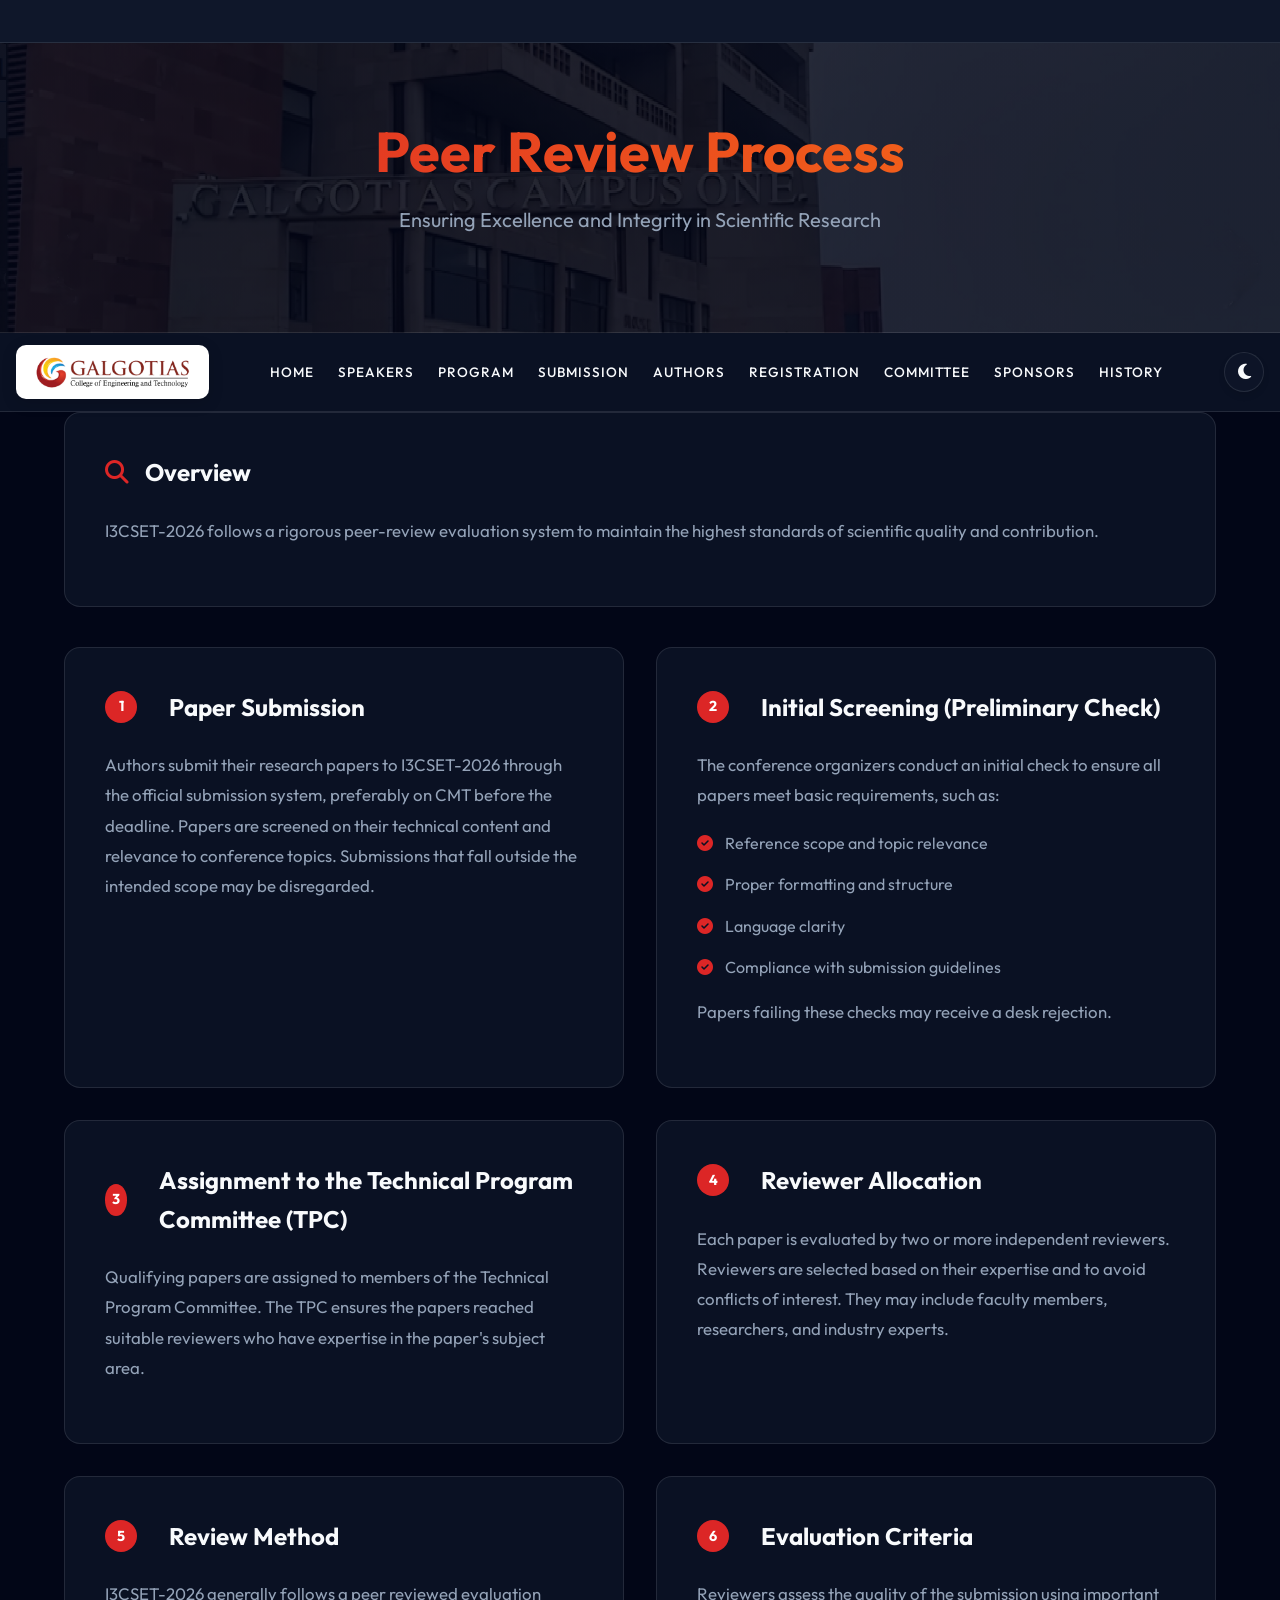
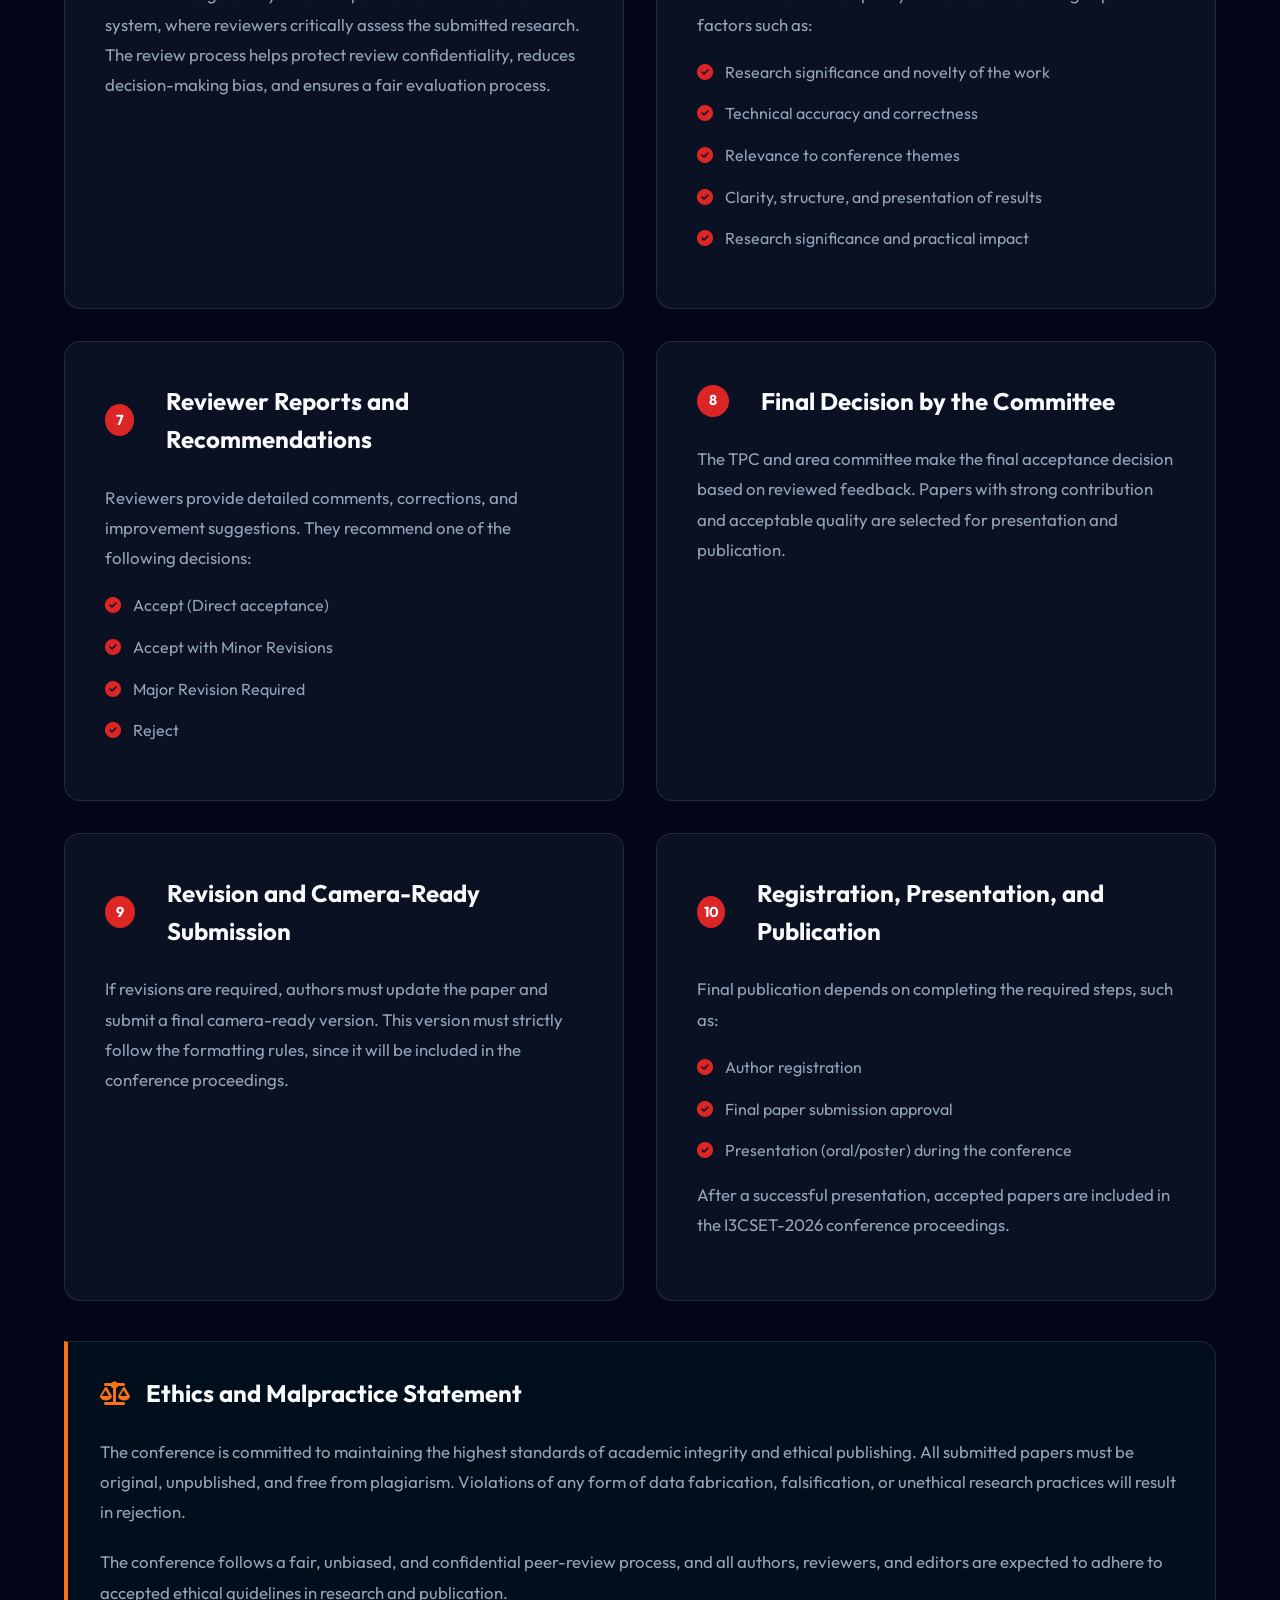
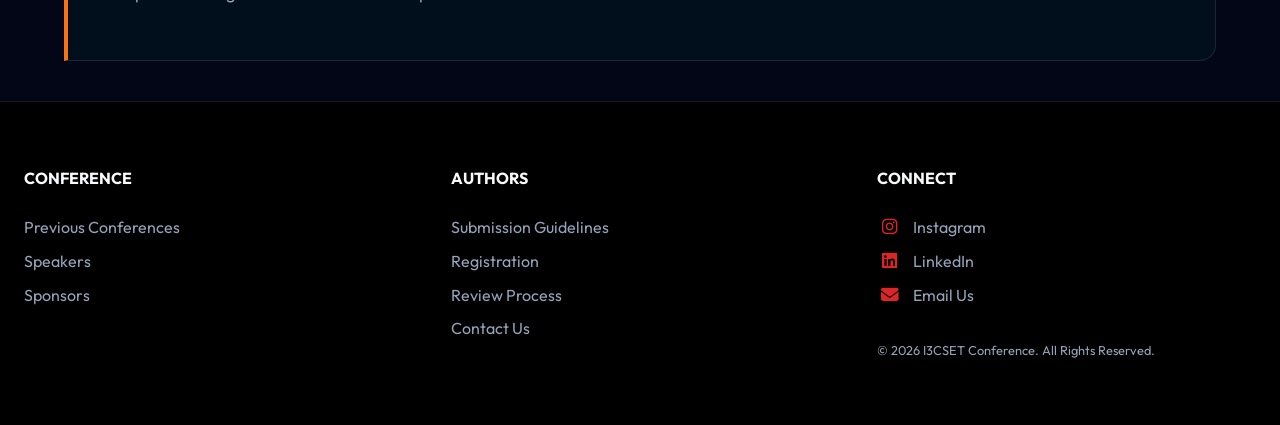
<file: review-process.html>
<!DOCTYPE html>
<html lang="en">

<head>
    <meta charset="UTF-8">
    <meta name="viewport" content="width=device-width, initial-scale=1.0">
    <title>Review Process | I3CSET-2026</title>

    <!-- Meta SEO -->
    <meta name="keywords" content="I3CSET-2026, Review Process, Peer Review, Paper Evaluation, Conference Ethics">
    <meta name="description" content="Detailed overview of the peer review process and evaluation criteria for I3CSET-2026.">

    <script>
        if (localStorage.getItem('theme') === 'light') {
            document.documentElement.classList.add('light-mode');
            document.addEventListener('DOMContentLoaded', () => document.body.classList.add('light-mode'));
        }
    </script>
    <script src="js/ticker-data.js" defer></script>
    <script src="js/footer-data.js" defer></script>
    <script src="js/dates-data.js" defer></script>
    <script src="js/nav-data.js" defer></script>
    <script src="js/modern.js" defer></script>
    
    <!-- Fonts & Icons -->
    <link href="https://fonts.googleapis.com/css2?family=Outfit:wght@300;400;600;700&display=swap" rel="stylesheet">
    <link rel="stylesheet" href="https://cdnjs.cloudflare.com/ajax/libs/font-awesome/6.4.0/css/all.min.css">

    <!-- CSS -->
    <link rel="stylesheet" href="css/reset.css">
    <link rel="stylesheet" href="css/modern.css">

    <style>
        .page-header {
            background: linear-gradient(rgba(2, 6, 23, 0.85), rgba(2, 6, 23, 0.85)), url('images/hotel1-banner.jpg');
            background-size: cover;
            background-position: center;
            padding: 4rem 2rem;
            text-align: center;
            border-bottom: 1px solid var(--glass-border);
        }

        .main-content {
            display: block !important;
            max-width: 1200px !important;
            margin: 0 auto;
        }

        .review-section {
            padding: 2.5rem;
            background: var(--glass);
            border: 1px solid var(--glass-border);
            border-radius: 16px;
            transition: var(--transition);
            height: 100%;
        }

        .review-section:hover {
            border-color: var(--accent);
            transform: translateY(-5px);
        }

        .wide-section {
            width: 100%;
            margin-bottom: 2.5rem;
        }

        .steps-grid {
            display: grid;
            grid-template-columns: 1fr 1fr;
            gap: 2rem;
            margin-bottom: 2.5rem;
            width: 100%;
        }

        @media (max-width: 992px) {
            .steps-grid {
                grid-template-columns: 1fr;
            }
        }

        .review-section h2 {
            display: flex;
            align-items: center;
            gap: 1rem;
            color: var(--text);
            font-size: 1.5rem;
            font-weight: 700;
            margin-bottom: 1.5rem;
        }

        .review-section h2 i {
            color: var(--accent);
        }

        .review-section p {
            color: var(--text-muted);
            line-height: 1.8;
            margin-bottom: 1.25rem;
            font-size: 1.05rem;
        }

        .review-section ul {
            list-style: none;
            padding: 0;
            margin-top: 1rem;
        }

        .review-section ul li {
            position: relative;
            padding-left: 1.75rem;
            margin-bottom: 1rem;
            color: var(--text-muted);
            line-height: 1.6;
        }

        .review-section ul li::before {
            content: '\f058';
            font-family: 'Font Awesome 6 Free';
            font-weight: 900;
            position: absolute;
            left: 0;
            color: var(--accent);
        }

        .step-number {
            display: inline-flex;
            align-items: center;
            justify-content: center;
            width: 32px;
            height: 32px;
            background: var(--accent);
            color: white;
            border-radius: 50%;
            font-weight: 700;
            margin-right: 1rem;
            font-size: 0.9rem;
        }
        
        .ethics-statement {
            background: rgba(16, 185, 129, 0.05);
            border-left: 4px solid var(--secondary);
            padding: 2rem;
            border-radius: 0 16px 16px 0;
        }
    </style>
</head>

<body>
    <div id="ticker-placeholder"></div>

    <header class="page-header">
        <div class="container mx-auto">
            <h1 class="conference-title">Peer Review Process</h1>
            <p class="conference-subtitle">Ensuring Excellence and Integrity in Scientific Research</p>
        </div>
    </header>

    <nav id="nav-placeholder" class="modern-nav glass-effect"></nav>

    <div class="main-content container mx-auto px-4 max-w-7xl py-12">
        <div class="content-area" style="width: 100%;">
            
            <div class="wide-section">
                <section class="review-section">
                    <h2><i class="fa fa-magnifying-glass"></i> Overview</h2>
                    <p>I3CSET-2026 follows a rigorous peer-review evaluation system to maintain the highest standards of scientific quality and contribution.</p>
                </section>
            </div>

            <div class="steps-grid">
                <section class="review-section">
                    <h2><span class="step-number">1</span> Paper Submission</h2>
                    <p>Authors submit their research papers to I3CSET-2026 through the official submission system, preferably on <strong>CMT</strong> before the deadline. Papers are screened on their technical content and relevance to conference topics. Submissions that fall outside the intended scope may be disregarded.</p>
                </section>

                <section class="review-section">
                    <h2><span class="step-number">2</span> Initial Screening (Preliminary Check)</h2>
                    <p>The conference organizers conduct an initial check to ensure all papers meet basic requirements, such as:</p>
                    <ul>
                        <li>Reference scope and topic relevance</li>
                        <li>Proper formatting and structure</li>
                        <li>Language clarity</li>
                        <li>Compliance with submission guidelines</li>
                    </ul>
                    <p>Papers failing these checks may receive a desk rejection.</p>
                </section>

                <section class="review-section">
                    <h2><span class="step-number">3</span> Assignment to the Technical Program Committee (TPC)</h2>
                    <p>Qualifying papers are assigned to members of the Technical Program Committee. The TPC ensures the papers reached suitable reviewers who have expertise in the paper's subject area.</p>
                </section>

                <section class="review-section">
                    <h2><span class="step-number">4</span> Reviewer Allocation</h2>
                    <p>Each paper is evaluated by two or more independent reviewers. Reviewers are selected based on their expertise and to avoid conflicts of interest. They may include faculty members, researchers, and industry experts.</p>
                </section>

                <section class="review-section">
                    <h2><span class="step-number">5</span> Review Method</h2>
                    <p>I3CSET-2026 generally follows a peer reviewed evaluation system, where reviewers critically assess the submitted research. The review process helps protect review confidentiality, reduces decision-making bias, and ensures a fair evaluation process.</p>
                </section>

                <section class="review-section">
                    <h2><span class="step-number">6</span> Evaluation Criteria</h2>
                    <p>Reviewers assess the quality of the submission using important factors such as:</p>
                    <ul>
                        <li>Research significance and novelty of the work</li>
                        <li>Technical accuracy and correctness</li>
                        <li>Relevance to conference themes</li>
                        <li>Clarity, structure, and presentation of results</li>
                        <li>Research significance and practical impact</li>
                    </ul>
                </section>

                <section class="review-section">
                    <h2><span class="step-number">7</span> Reviewer Reports and Recommendations</h2>
                    <p>Reviewers provide detailed comments, corrections, and improvement suggestions. They recommend one of the following decisions:</p>
                    <ul>
                        <li><strong>Accept</strong> (Direct acceptance)</li>
                        <li><strong>Accept with Minor Revisions</strong></li>
                        <li><strong>Major Revision Required</strong></li>
                        <li><strong>Reject</strong></li>
                    </ul>
                </section>

                <section class="review-section">
                    <h2><span class="step-number">8</span> Final Decision by the Committee</h2>
                    <p>The TPC and area committee make the final acceptance decision based on reviewed feedback. Papers with strong contribution and acceptable quality are selected for presentation and publication.</p>
                </section>

                <section class="review-section">
                    <h2><span class="step-number">9</span> Revision and Camera-Ready Submission</h2>
                    <p>If revisions are required, authors must update the paper and submit a final camera-ready version. This version must strictly follow the formatting rules, since it will be included in the conference proceedings.</p>
                </section>

                <section class="review-section">
                    <h2><span class="step-number">10</span> Registration, Presentation, and Publication</h2>
                    <p>Final publication depends on completing the required steps, such as:</p>
                    <ul>
                        <li>Author registration</li>
                        <li>Final paper submission approval</li>
                        <li>Presentation (oral/poster) during the conference</li>
                    </ul>
                    <p>After a successful presentation, accepted papers are included in the I3CSET-2026 conference proceedings.</p>
                </section>
            </div>

            <div class="wide-section">
                <section class="review-section ethics-statement">
                    <h2><i class="fa fa-scale-balanced" style="color:var(--secondary)"></i> Ethics and Malpractice Statement</h2>
                    <p>The conference is committed to maintaining the highest standards of academic integrity and ethical publishing. All submitted papers must be original, unpublished, and free from plagiarism. Violations of any form of data fabrication, falsification, or unethical research practices will result in rejection.</p>
                    <p>The conference follows a fair, unbiased, and confidential peer-review process, and all authors, reviewers, and editors are expected to adhere to accepted ethical guidelines in research and publication.</p>
                </section>
            </div>

        </div>
    </div>

    <div id="footer-placeholder"></div>

    <script src="https://code.jquery.com/jquery-3.6.0.min.js"></script>
</body>
</html>
</file>
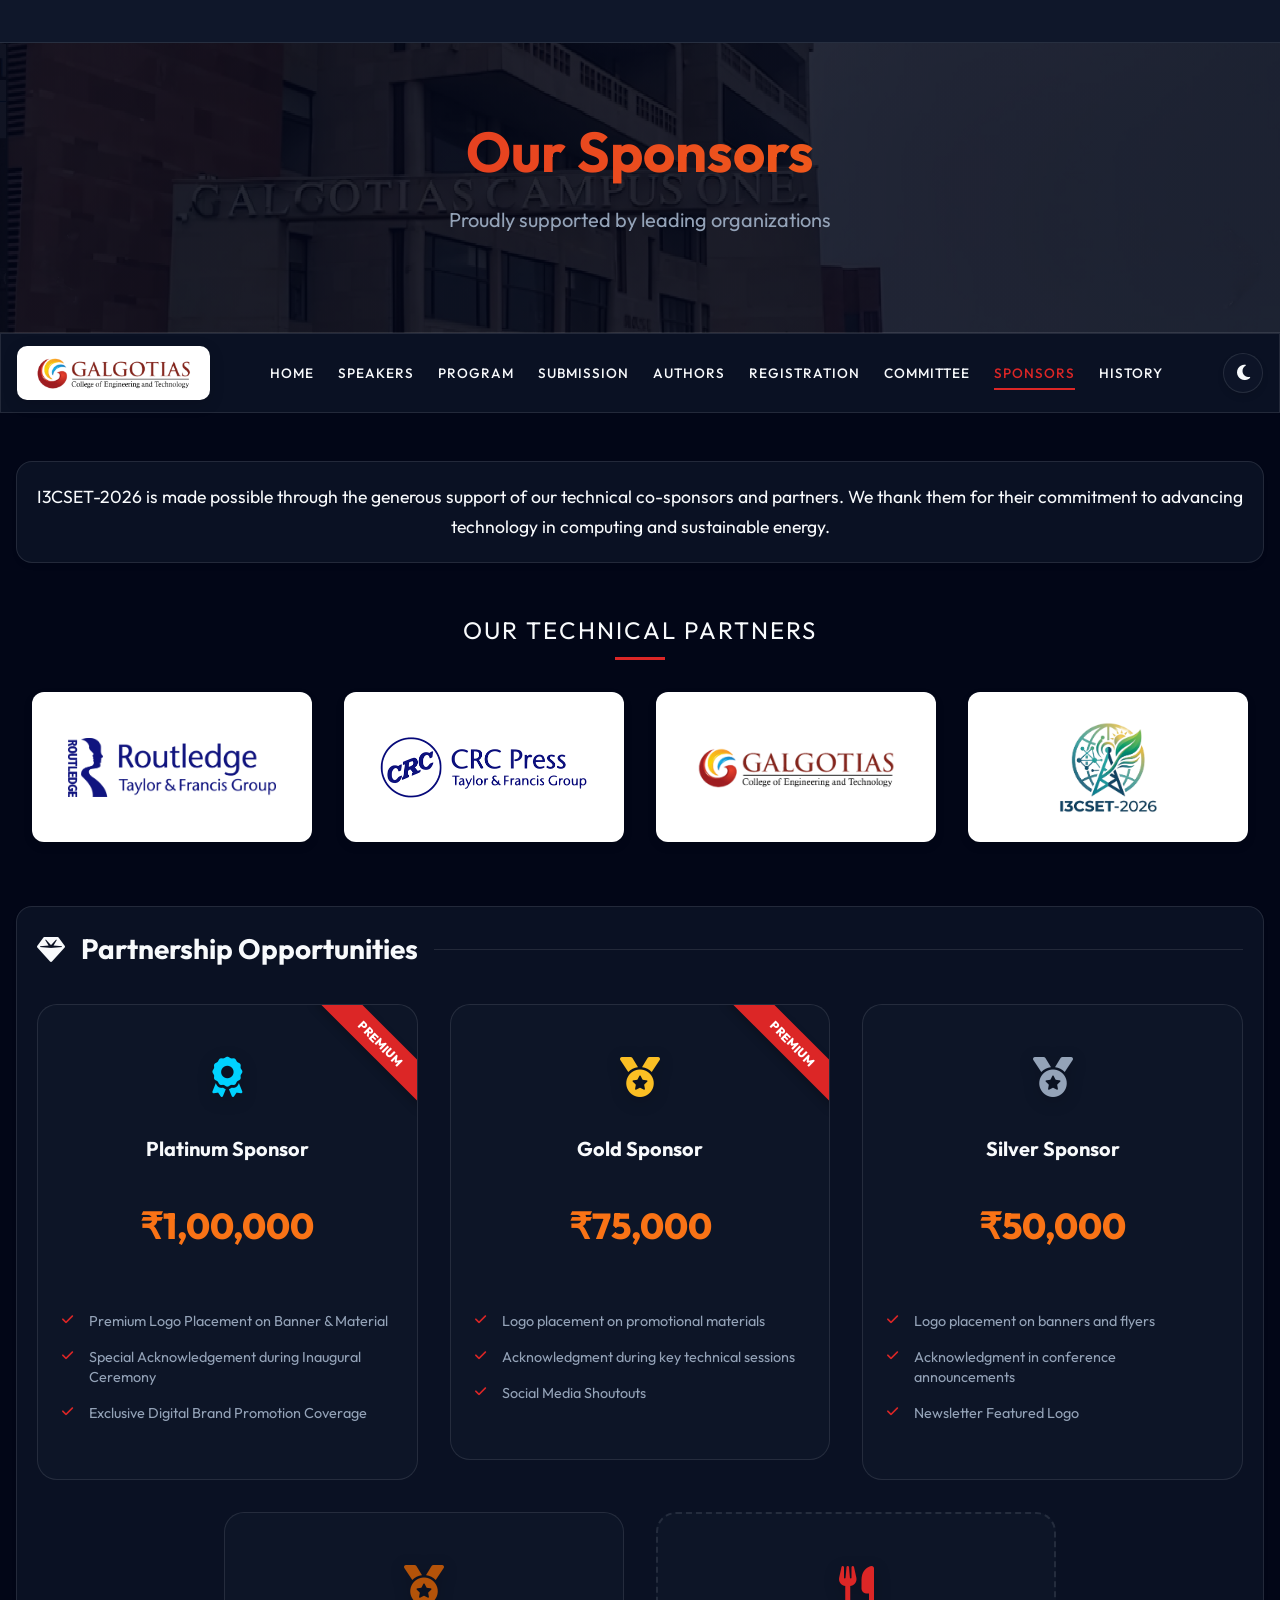
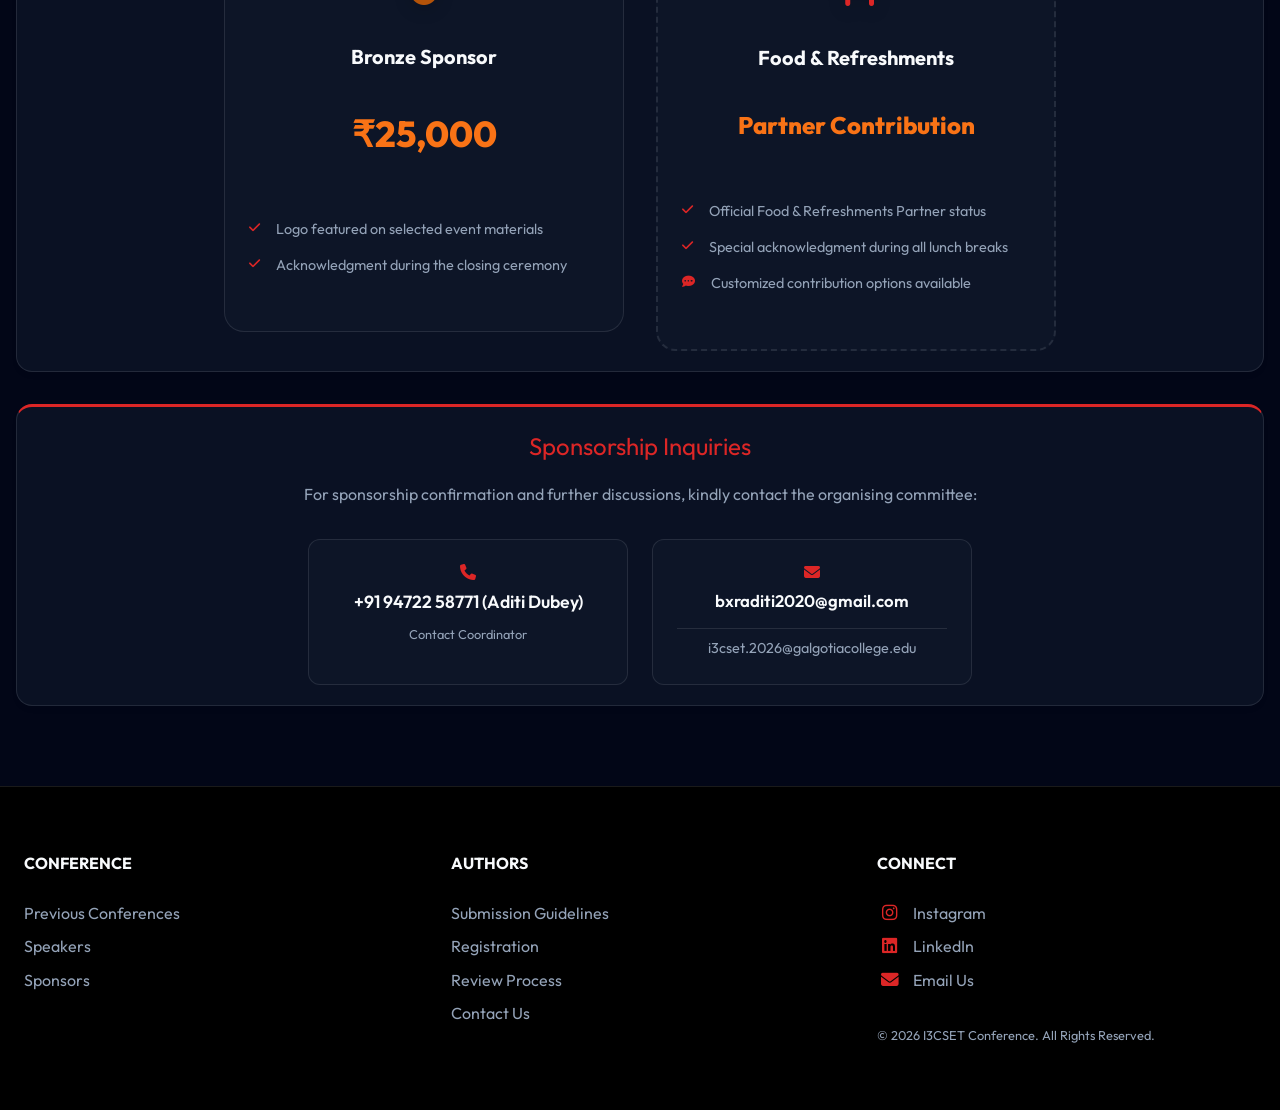
<file: sponsors.html>
<!DOCTYPE html>
<html lang="en">

<head>
    <meta charset="UTF-8">
    <meta name="viewport" content="width=device-width, initial-scale=1.0">
    <title>Sponsors | I3CSET-2026</title>

    <!-- Meta SEO -->
    <meta name="keywords" content="I3CSET-2026, Sponsors, Partners, Computing, Communication, Sustainable Energy">
    <meta name="description" content="View the sponsors and partners for I3CSET-2026 conference.">

    <script>
        if (localStorage.getItem('theme') === 'light') {
            document.documentElement.classList.add('light-mode');
            document.addEventListener('DOMContentLoaded', () => document.body.classList.add('light-mode'));
        }
    </script>
    <script src="js/ticker-data.js" defer></script>
    <script src="js/footer-data.js" defer></script>
    <script src="js/dates-data.js" defer></script>
    <script src="js/nav-data.js" defer></script>
    <script src="js/modern.js" defer></script>
    <!-- Fonts & Icons -->
    <link href="https://fonts.googleapis.com/css2?family=Outfit:wght@300;400;600;700&display=swap" rel="stylesheet">
    <link rel="stylesheet" href="https://cdnjs.cloudflare.com/ajax/libs/font-awesome/6.4.0/css/all.min.css">

    <!-- CSS -->
    <link rel="stylesheet" href="css/reset.css">
    <link rel="stylesheet" href="css/modern.css">

    <style>
        .glass-effect {
            backdrop-filter: blur(12px);
            -webkit-backdrop-filter: blur(12px);
            border: 1px solid rgba(255, 255, 255, 0.1);
        }

        .page-header {
            background: linear-gradient(rgba(2, 6, 23, 0.85), rgba(2, 6, 23, 0.85)), url('images/hotel1-banner.jpg');
            background-size: cover;
            background-position: center;
            padding: 4rem 2rem;
            text-align: center;
            border-bottom: 1px solid var(--glass-border);
        }

        /* Sponsors Grid */
        .sponsors-container {
            margin: 3rem 0;
        }

        .sponsor-tier {
            margin-bottom: 4rem;
        }

        .tier-title {
            font-size: 1.5rem;
            color: var(--text);
            margin-bottom: 2rem;
            text-align: center;
            text-transform: uppercase;
            letter-spacing: 2px;
            position: relative;
        }

        .tier-title::after {
            content: '';
            display: block;
            width: 50px;
            height: 3px;
            background: var(--accent);
            margin: 0.5rem auto;
        }

        .logo-grid {
            display: flex;
            flex-wrap: wrap;
            gap: 2rem;
            align-items: center;
            justify-content: center;
        }

        .logo-card {
            background: white;
            padding: 1.5rem;
            border-radius: 12px;
            transition: var(--transition);
            width: 280px;
            height: 150px;
            display: flex;
            align-items: center;
            justify-content: center;
            box-shadow: 0 4px 10px rgba(0, 0, 0, 0.1);
        }

        .logo-card:hover {
            transform: scale(1.05);
            box-shadow: 0 10px 25px rgba(220, 38, 38, 0.2);
        }

        .logo-card img {
            max-width: 90%;
            max-height: 90%;
            object-fit: contain;
        }

        /* Tier Cards Style */
        .tier-card {
            background: var(--glass);
            border: 1px solid var(--glass-border);
            border-radius: 20px;
            padding: 2.5rem 1.5rem;
            text-align: center;
            transition: var(--transition);
            position: relative;
            overflow: hidden;
            display: flex;
            flex-direction: column;
            height: 100%;
        }

        .tier-card:hover {
            transform: translateY(-12px);
            border-color: var(--accent);
            background: rgba(220, 38, 38, 0.03);
            box-shadow: 0 20px 40px rgba(0, 0, 0, 0.3);
        }

        .tier-badge {
            position: absolute;
            top: 1.5rem;
            right: -2.5rem;
            background: var(--accent);
            color: white;
            padding: 0.3rem 3rem;
            transform: rotate(45deg);
            font-size: 0.75rem;
            font-weight: 800;
            text-transform: uppercase;
            box-shadow: 0 4px 10px rgba(0, 0, 0, 0.2);
        }

        .tier-icon {
            font-size: 2.5rem;
            margin-bottom: 1.5rem;
            filter: drop-shadow(0 4px 8px rgba(0, 0, 0, 0.2));
        }

        .tier-name {
            font-size: 1.25rem;
            font-weight: 700;
            color: var(--text);
            margin-bottom: 0.5rem;
        }

        .tier-price {
            font-size: 2.25rem;
            font-weight: 800;
            color: var(--secondary);
            margin: 1.5rem 0;
            font-family: 'Outfit', sans-serif;
        }

        .perks-list {
            margin-top: 2rem;
            text-align: left;
            flex-grow: 1;
        }

        .perks-list div {
            font-size: 0.9rem;
            color: var(--text-muted);
            margin-bottom: 1rem;
            display: flex;
            gap: 1rem;
            line-height: 1.4;
        }

        .perks-list i {
            color: var(--accent);
            font-size: 0.8rem;
            margin-top: 0.2rem;
        }
    </style>
</head>

<body>

    <!-- Top News Ticker -->
    <div id="ticker-placeholder"></div>

    <!-- Page Header -->
    <header class="page-header">
        <div class="container mx-auto">
            <h1 class="conference-title">Our Sponsors</h1>
            <p class="conference-subtitle">Proudly supported by leading organizations</p>
        </div>
    </header>

    <!-- Sticky Navigation -->
    <nav id="nav-placeholder" class="modern-nav glass-effect"></nav>

    <!-- Main Content Area -->
    <div class="container mx-auto px-4 max-w-7xl py-12">

        <main class="content-full">

            <section class="section-card" style="text-align: center;">
                <p style="font-size: 1.1rem; line-height: 1.7;">
                    I3CSET-2026 is made possible through the generous support of our technical co-sponsors and partners.
                    We thank them for their commitment to advancing technology in computing and sustainable energy.
                </p>
            </section>

            <div class="sponsors-container">
                <div class="sponsor-tier">
                    <h2 class="tier-title">Our Technical Partners</h2>
                    <div class="logo-grid">
                        <div class="logo-card">
                            <img src="images/Blue-Transparent-1024x287.png" alt="Galgotias College"
                                onerror="this.src='https://via.placeholder.com/300x120?text=Galgotias+College'">
                        </div>
                        <div class="logo-card">
                            <img src="images/CRC_press_logo.png" alt="CRC_press_logo"
                                onerror="this.src='https://via.placeholder.com/200x80?text=CRC_press_logo'">
                        </div>
                        <div class="logo-card">
                            <img src="images/gcet_logo.png" alt="Galgotias College"
                                onerror="this.src='images/gcet_logo.png'">
                        </div>
                        <div class="logo-card">
                            <img src="images/I3CSET Logo Tag.png" alt="I3CSET Logo"
                                onerror="this.src='images/I3CSET Logo Tag.png'">
                        </div>
                    </div>
                </div>
            </div>

            <!-- Sponsorship Tiers Layout -->
            <section class="section-card">
                <h2 class="section-title welcome-card"><i class="fa fa-gem"></i> Partnership Opportunities</h2>

                <div style="display: flex; flex-wrap: wrap; justify-content: center; gap: 2rem; margin-top: 2rem;">

                    <!-- Platinum -->
                    <div class="tier-card" style="flex: 1; max-width: 400px; min-width: 320px;">
                        <div class="tier-badge">Premium</div>
                        <div class="tier-icon" style="color: #00d2ff;"><i class="fa fa-award"></i></div>
                        <h3 class="tier-name">Platinum Sponsor</h3>
                        <div class="tier-price">₹1,00,000</div>
                        <div class="perks-list">
                            <div><i class="fa fa-check"></i> <span>Premium Logo Placement on Banner & Material</span>
                            </div>
                            <div><i class="fa fa-check"></i> <span>Special Acknowledgement during Inaugural
                                    Ceremony</span></div>
                            <div><i class="fa fa-check"></i> <span>Exclusive Digital Brand Promotion Coverage</span>
                            </div>
                        </div>
                    </div>

                    <!-- Gold -->
                    <div class="tier-card" style="flex: 1; max-width: 400px; min-width: 320px;">
                        <div class="tier-badge">Premium</div>
                        <div class="tier-icon" style="color: #fbbf24;"><i class="fa fa-medal"></i></div>
                        <h3 class="tier-name">Gold Sponsor</h3>
                        <div class="tier-price">₹75,000</div>
                        <div class="perks-list">
                            <div><i class="fa fa-check"></i> <span>Logo placement on promotional materials</span></div>
                            <div><i class="fa fa-check"></i> <span>Acknowledgment during key technical sessions</span>
                            </div>
                            <div><i class="fa fa-check"></i> <span>Social Media Shoutouts</span></div>
                        </div>
                    </div>

                    <!-- Silver -->
                    <div class="tier-card" style="flex: 1; max-width: 400px; min-width: 320px;">
                        <div class="tier-icon" style="color: #94a3b8;"><i class="fa fa-medal"></i></div>
                        <h3 class="tier-name">Silver Sponsor</h3>
                        <div class="tier-price">₹50,000</div>
                        <div class="perks-list">
                            <div><i class="fa fa-check"></i> <span>Logo placement on banners and flyers</span></div>
                            <div><i class="fa fa-check"></i> <span>Acknowledgment in conference announcements</span>
                            </div>
                            <div><i class="fa fa-check"></i> <span>Newsletter Featured Logo</span></div>
                        </div>
                    </div>

                    <!-- Bronze -->
                    <div class="tier-card" style="flex: 1; max-width: 400px; min-width: 320px;">
                        <div class="tier-icon" style="color: #b45309;"><i class="fa fa-medal"></i></div>
                        <h3 class="tier-name">Bronze Sponsor</h3>
                        <div class="tier-price">₹25,000</div>
                        <div class="perks-list">
                            <div><i class="fa fa-check"></i> <span>Logo featured on selected event materials</span>
                            </div>
                            <div><i class="fa fa-check"></i> <span>Acknowledgment during the closing ceremony</span>
                            </div>
                        </div>
                    </div>

                    <!-- Food & Refreshments -->
                    <div class="tier-card"
                        style="border-style: dashed; border-width: 2px; flex: 1; max-width: 400px; min-width: 320px;">
                        <div class="tier-icon" style="color: var(--accent);"><i class="fa fa-utensils"></i></div>
                        <h3 class="tier-name">Food & Refreshments</h3>
                        <div class="tier-price" style="font-size: 1.5rem;">Partner Contribution</div>
                        <div class="perks-list">
                            <div><i class="fa fa-check"></i> <span>Official Food & Refreshments Partner status</span>
                            </div>
                            <div><i class="fa fa-check"></i> <span>Special acknowledgment during all lunch breaks</span>
                            </div>
                            <div><i class="fa fa-comment-dots"></i> <span>Customized contribution options
                                    available</span></div>
                        </div>
                    </div>

                </div>
            </section>

            <!-- Contact Section -->
            <section class="section-card" style="border-top: 3px solid var(--accent);">
                <div style="text-align: center;">
                    <h2 style="font-size: 1.5rem; color: var(--accent); margin-bottom: 1rem;">Sponsorship Inquiries</h2>
                    <p style="margin-bottom: 2rem; color: var(--text-muted);">For sponsorship confirmation and further
                        discussions, kindly contact the organising committee:</p>
                    <div
                        style="display: flex; flex-wrap: wrap; justify-content: center; gap: 1.5rem; margin-top: 2rem;">
                        <a href="tel:+919472258771"
                            style="background: var(--glass); padding: 1.5rem; border-radius: 12px; border: 1px solid var(--glass-border); flex: 1; min-width: 280px; max-width: 320px; transition: var(--transition); text-decoration: none; display: block;">
                            <i class="fa fa-phone"
                                style="color: var(--accent); margin-bottom: 0.5rem; display: block;"></i>
                            <div style="font-size: 1.1rem; font-weight: 600; color: var(--text);">+91 94722 58771 (Aditi
                                Dubey)</div>
                            <div style="font-size: 0.8rem; color: var(--text-muted); margin-top: 0.5rem;">Contact
                                Coordinator</div>
                        </a> <a href="mailto:bxraditi2020@gmail.com,i3cset.2026@galgotiacollege.edu"
                            style="background: var(--glass); padding: 1.5rem; border-radius: 12px; border: 1px solid var(--glass-border); flex: 1; min-width: 280px; max-width: 320px; overflow-wrap: break-word; transition: var(--transition); text-decoration: none; display: block;">
                            <i class="fa fa-envelope"
                                style="color: var(--accent); margin-bottom: 0.5rem; display: block;"></i>
                            <div
                                style="font-size: 1.05rem; font-weight: 600; overflow-wrap: break-word; color: var(--text);">
                                bxraditi2020@gmail.com</div>
                            <div
                                style="font-size: 0.9rem; color: var(--text-muted); margin-top: 0.8rem; border-top: 1px solid var(--glass-border); padding-top: 0.5rem;">
                                i3cset.2026@galgotiacollege.edu</div>
                        </a>
                    </div>
                </div>
            </section>

        </main>

    </div>

    <!-- Footer -->
    <div id="footer-placeholder"></div>

    <script src="https://code.jquery.com/jquery-3.6.0.min.js"></script>
</body>

</html>
</file>
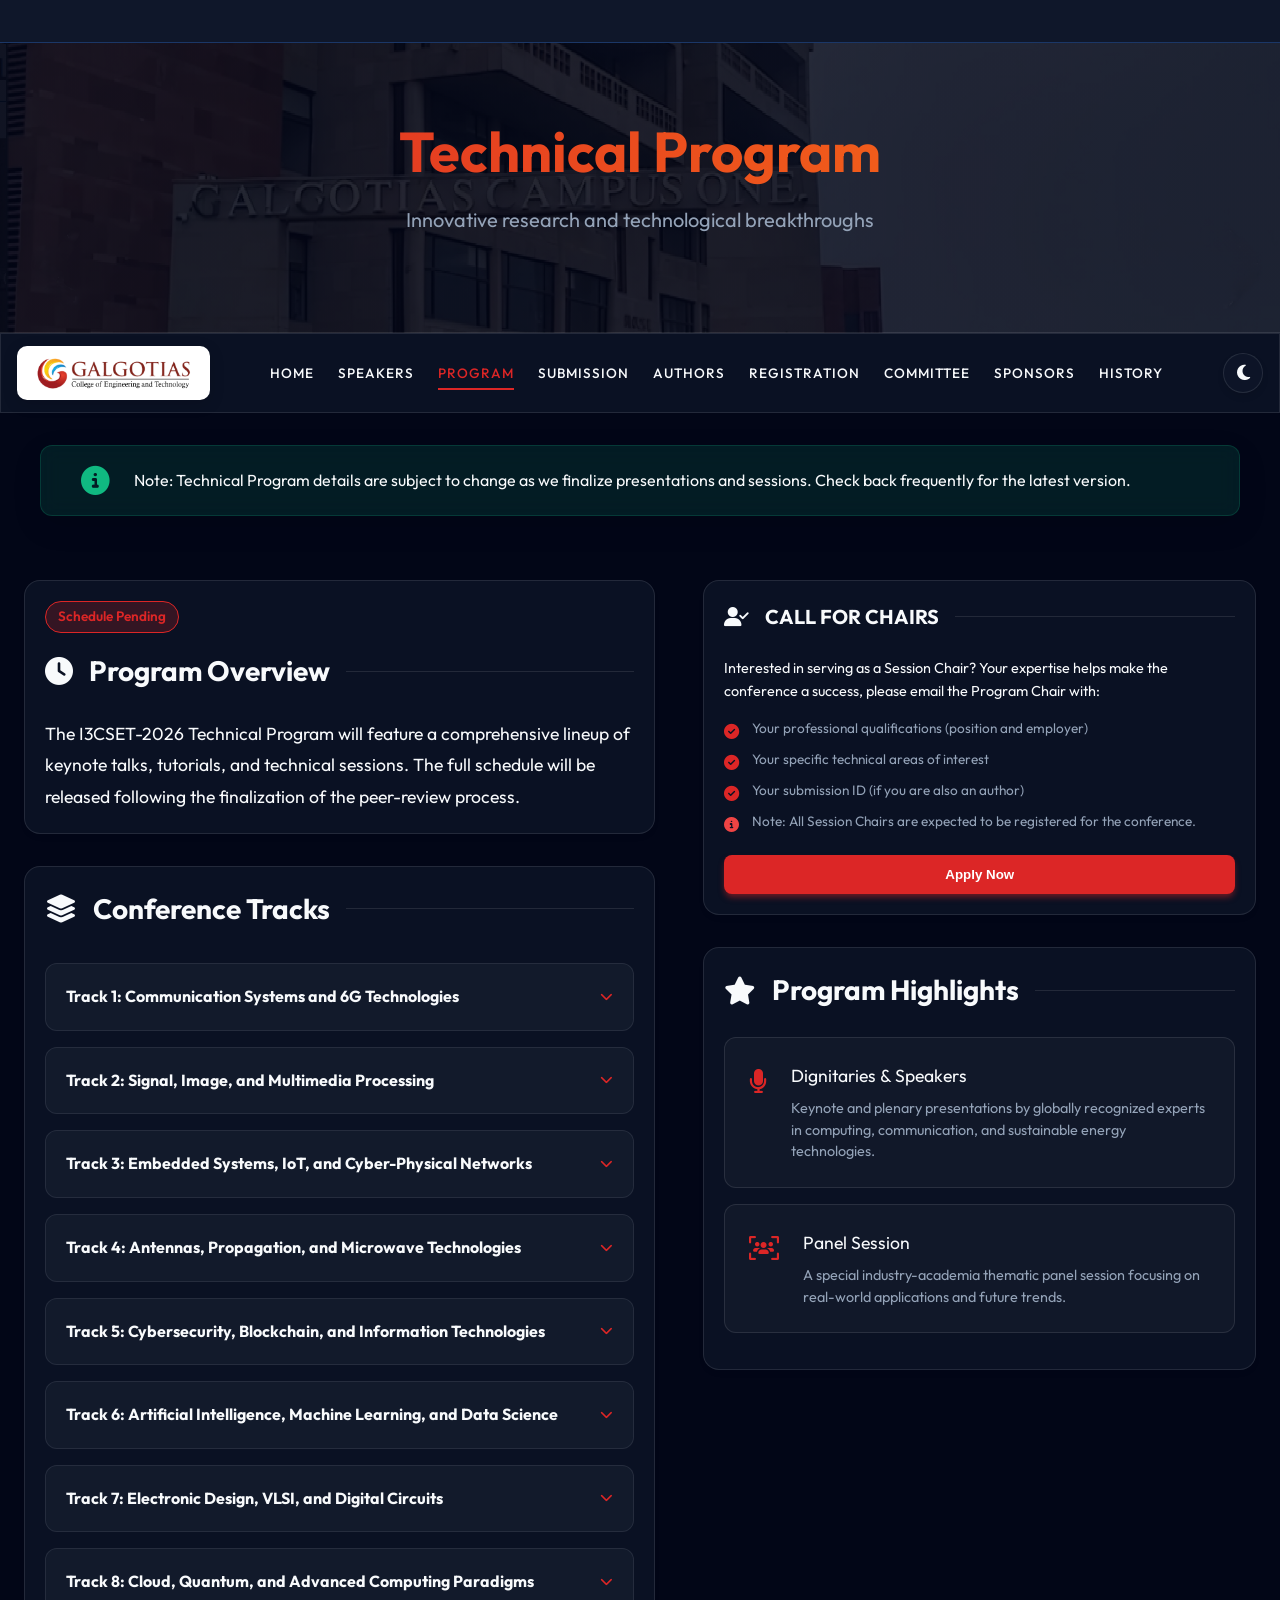
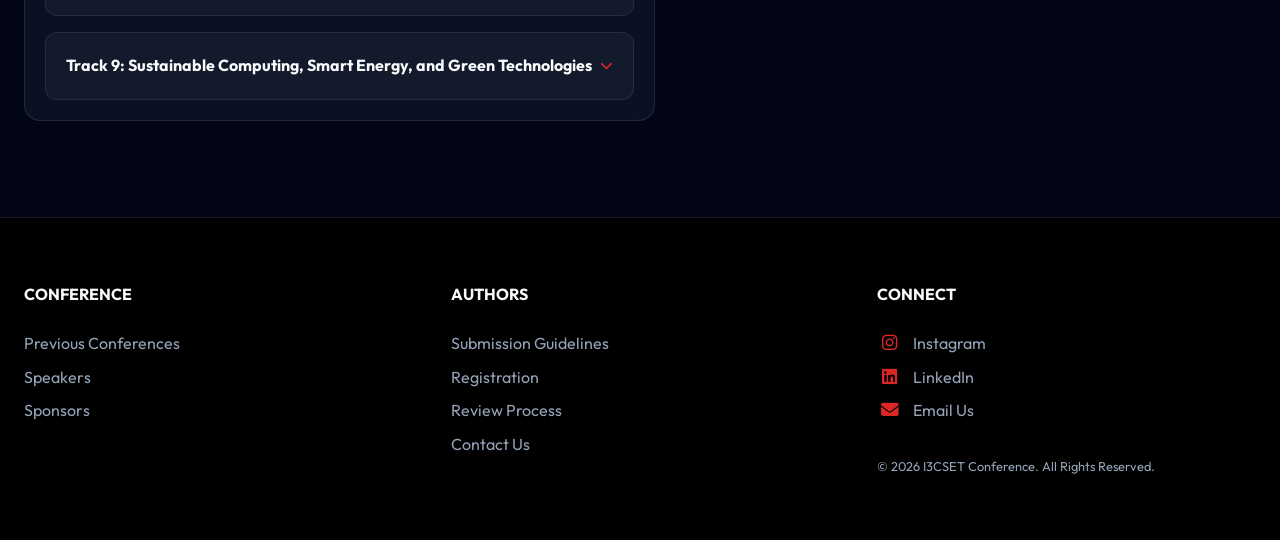
<file: technical-program.html>
<!DOCTYPE html>
<html lang="en">

<head>
    <meta charset="UTF-8">
    <meta name="viewport" content="width=device-width, initial-scale=1.0">
    <title>Technical Program | I3CSET-2026</title>

    <!-- Meta SEO -->
    <meta name="keywords"
        content="I3CSET-2026, Technical Program, Schedule, Keynote Speakers, Sessions, Computing, Communication">
    <meta name="description" content="Technical program schedule and session details for I3CSET-2026 conference.">

    <script>
        if (localStorage.getItem('theme') === 'light') {
            document.documentElement.classList.add('light-mode');
            document.addEventListener('DOMContentLoaded', () => document.body.classList.add('light-mode'));
        }
    </script>
    <script src="js/ticker-data.js" defer></script>
    <script src="js/footer-data.js" defer></script>
    <script src="js/dates-data.js" defer></script>
    <script src="js/nav-data.js" defer></script>
    <script src="js/modern.js" defer></script>
    <!-- Fonts & Icons -->
    <link href="https://fonts.googleapis.com/css2?family=Outfit:wght@300;400;600;700&display=swap" rel="stylesheet">
    <link rel="stylesheet" href="https://cdnjs.cloudflare.com/ajax/libs/font-awesome/6.4.0/css/all.min.css">

    <!-- CSS -->
    <link rel="stylesheet" href="css/reset.css">
    <link rel="stylesheet" href="css/modern.css">

    <style>
        .glass-effect {
            backdrop-filter: blur(12px);
            -webkit-backdrop-filter: blur(12px);
            border: 1px solid rgba(255, 255, 255, 0.1);
        }

        #news-ticker-container {
            background: var(--primary);
            color: var(--text);
            padding: 8px 0;
            overflow: hidden;
            white-space: nowrap;
            position: relative;
            z-index: 1001;
            border-bottom: 1px solid rgba(59, 130, 246, 0.3);
        }

        .ticker-content {
            display: inline-block;
            padding-left: 100%;
            animation: ticker 30s linear infinite;
        }

        .ticker-item {
            display: inline-block;
            margin-right: 50px;
            font-weight: 500;
        }

        .ticker-item i {
            color: var(--accent);
            margin-right: 8px;
        }

        @keyframes ticker {
            0% {
                transform: translateX(0);
            }

            100% {
                transform: translateX(-100%);
            }
        }

        .page-header {
            background: linear-gradient(rgba(2, 6, 23, 0.85), rgba(2, 6, 23, 0.85)), url('images/hotel1-banner.jpg');
            background-size: cover;
            background-position: center;
            padding: 4rem 2rem;
            text-align: center;
            border-bottom: 1px solid var(--glass-border);
        }

        .status-badge {
            display: inline-block;
            background: rgba(220, 38, 38, 0.2);
            color: var(--accent);
            padding: 0.25rem 0.75rem;
            border-radius: 20px;
            font-weight: 600;
            font-size: 0.85rem;
            margin-bottom: 1rem;
            border: 1px solid var(--accent);
        }

        .program-feature {
            display: flex;
            gap: 1.5rem;
            padding: 1.5rem;
            background: rgba(255, 255, 255, 0.03);
            border-radius: 12px;
            margin-bottom: 1rem;
            border: 1px solid var(--glass-border);
            transition: var(--transition);
        }

        .program-feature:hover {
            border-color: var(--accent);
            background: rgba(255, 255, 255, 0.05);
        }

        .feature-icon {
            font-size: 1.5rem;
            color: var(--accent);
            flex-shrink: 0;
        }

        .feature-text h3 {
            font-size: 1.1rem;
            margin-bottom: 0.5rem;
            color: var(--text);
        }

        .feature-text p {
            font-size: 0.9rem;
            color: var(--text-muted);
            line-height: 1.5;
        }

        .important-note {
            background: rgba(16, 185, 129, 0.12);
            border-left: 5px solid #10b981;
            padding: 1.25rem 2.5rem;
            margin: 2rem auto;
            max-width: 1200px;
            border-radius: 12px;
            display: flex;
            align-items: center;
            gap: 1.5rem;
            box-shadow: 0 10px 30px rgba(0, 0, 0, 0.1);
            backdrop-filter: blur(10px);
            border: 1px solid rgba(16, 185, 129, 0.2);
        }

        .important-note i {
            font-size: 1.8rem;
            color: #10b981;
        }

        .important-note p {
            margin: 0;
            font-size: 1rem;
            line-height: 1.6;
            color: var(--text);
        }

        @media (max-width: 768px) {
            .important-note {
                margin: 2rem 1rem;
                padding: 1rem 1.5rem;
            }
        }

        /* Sidebar List Styling */
        .sidebar-list {
            list-style: none;
            padding: 0;
            margin-bottom: 1.5rem;
        }

        .sidebar-list li {
            position: relative;
            padding-left: 1.75rem;
            margin-bottom: 0.75rem;
            font-size: 0.85rem;
            color: var(--text-muted);
            line-height: 1.4;
        }

        .sidebar-list li::before {
            content: '\f058'; /* fa-check-circle */
            font-family: 'Font Awesome 6 Free';
            font-weight: 900;
            position: absolute;
            left: 0;
            top: 2px;
            color: var(--accent);
            font-size: 0.95rem;
        }

        .sidebar-list li:last-child::before {
            content: '\f05a'; /* fa-info-circle */
            color: #ef4444;
        }
    </style>
</head>

<body>

    <!-- Top News Ticker -->
    <div id="ticker-placeholder"></div>

    <!-- Page Header -->
    <header class="page-header">
        <div class="container mx-auto">
            <h1 class="conference-title">Technical Program</h1>
            <p class="conference-subtitle">Innovative research and technological breakthroughs</p>
        </div>
    </header>

    <!-- Sticky Navigation -->
    <nav id="nav-placeholder" class="modern-nav glass-effect"></nav>

    <!-- Main Content Area -->
    <div class="important-note">
        <i class="fa fa-info-circle"></i>
        <p><strong>Note:</strong> Technical Program details are subject to change as we finalize presentations and sessions. Check back frequently for the latest version.</p>
    </div>
    <div class="main-content container mx-auto px-4 max-w-6xl">

        <main class="content-area">
            <section class="section-card">
                <span class="status-badge">Schedule Pending</span>
                <h2 class="section-title"><i class="fa fa-clock"></i> Program Overview</h2>
                <p style="margin-top: 1rem; font-size: 1.1rem; line-height: 1.8;">
                    The <strong>I3CSET-2026 Technical Program</strong> will feature a comprehensive lineup of keynote
                    talks, tutorials, and technical sessions. The full schedule will be released following the
                    finalization of the peer-review process.
                </p>
            </section>


            <section class="section-card">
                <h2 class="section-title"><i class="fa fa-layer-group"></i> Conference Tracks</h2>
                <div class="track-list">
                    <!-- Track 1 -->
                    <details class="track-item">
                        <summary>Track 1: Communication Systems and 6G Technologies</summary>
                        <div class="track-content">
                            Communication Protocols for 6G, Wireless and Mobile Communication Technologies,
                            Communication Theory, Digital Communication, Satellite Communication, Telecommunication and
                            Networking, Advanced Communication Systems, Green Communication, and Environmentally
                            Sustainable Communication Technologies.
                        </div>
                    </details>

                    <!-- Track 2 -->
                    <details class="track-item">
                        <summary>Track 2: Signal, Image, and Multimedia Processing</summary>
                        <div class="track-content">
                            Digital Signal Processing Algorithms and Architectures, Signal and Image Processing
                            Techniques, Image Analysis, Multimedia Processing, and Multimedia Engineering.
                        </div>
                    </details>

                    <!-- Track 3 -->
                    <details class="track-item">
                        <summary>Track 3: Embedded Systems, IoT, and Cyber-Physical Networks</summary>
                        <div class="track-content">
                            Internet of Things (IoT), Embedded Systems Design, Wireless Sensor Networks, Ad Hoc
                            Networks, Robotics, Control Systems, and Control Theory.
                        </div>
                    </details>

                    <!-- Track 4 -->
                    <details class="track-item">
                        <summary>Track 4: Antennas, Propagation, and Microwave Technologies</summary>
                        <div class="track-content">
                            Antenna Design and Propagation, Microwave Communication Systems, Optical Communication,
                            Optoelectronics, and Photonics.
                        </div>
                    </details>

                    <!-- Track 5 -->
                    <details class="track-item">
                        <summary>Track 5: Cybersecurity, Blockchain, and Information Technologies</summary>
                        <div class="track-content">
                            Cybersecurity and Blockchain Technologies, Network and Data Security, Information Theory and
                            Coding, Data Communications, and Information Technology Applications.
                        </div>
                    </details>

                    <!-- Track 6 -->
                    <details class="track-item">
                        <summary>Track 6: Artificial Intelligence, Machine Learning, and Data Science</summary>
                        <div class="track-content">
                            Artificial Intelligence and Machine Learning Algorithms, Pattern Analysis and
                            Classification, Pattern Recognition, Image Processing, Big Data Analytics, Data Science,
                            Optimization Techniques, Software Systems, Database Technologies, Bioinformatics, and
                            Scientific Computing.
                        </div>
                    </details>

                    <!-- Track 7 -->
                    <details class="track-item">
                        <summary>Track 7: Electronic Design, VLSI, and Digital Circuits</summary>
                        <div class="track-content">
                            Electronic Circuits and Systems, Discrete Electronic Circuits, VLSI Design and Testing,
                            Computer Architecture, and Digital Systems.
                        </div>
                    </details>

                    <!-- Track 8 -->
                    <details class="track-item">
                        <summary>Track 8: Cloud, Quantum, and Advanced Computing Paradigms</summary>
                        <div class="track-content">
                            Cloud and Edge Computing, Quantum Computing, Advanced Computing Architectures, Engineering
                            Education, Engineering Management, and the Social Implications of Technology.
                        </div>
                    </details>

                    <!-- Track 9 -->
                    <details class="track-item">
                        <summary>Track 9: Sustainable Computing, Smart Energy, and Green Technologies</summary>
                        <div class="track-content">
                            Sustainable Computing, Green IT, Power and Energy Systems, Smart Grids, Renewable Energy
                            Technologies, Disaster Management, and Humanitarian Technologies.
                        </div>
                    </details>

                </div>
            </section>
        </main>

        <aside class="sidebar">
            <section class="section-card">
                <h3 class="section-title" style="font-size: 1.25rem;"><i class="fa fa-user-check"></i> CALL FOR CHAIRS
                </h3>
                <p style="font-size: 0.9rem; margin-bottom: 1rem;">Interested in serving as a Session Chair? Your expertise helps make the conference a success, please email the Program Chair with:</p>
                <ul class="sidebar-list">
                    <li>Your professional qualifications (position and employer)</li>
                    <li>Your specific technical areas of interest</li>
                    <li>Your submission ID (if you are also an author)</li>
                    <li><strong>Note:</strong> All Session Chairs are expected to be registered for the conference.</li>
                </ul>
                <button class="btn-primary" style="width: 100%;" 
                    onclick="window.location.href='mailto:i3cset.2026@galgotiacollege.edu?subject=I3CSET 2026 - Session Chair Application&body=Dear Program Chair,%0D%0A%0D%0AI would like to express my interest in serving as a Session Chair for I3CSET-2026.%0D%0A%0D%0AMy Details:%0D%0A- Name:%0D%0A- Affiliation:%0D%0A- Technical Area of Expertise:%0D%0A- Paper ID (if applicable):';">
                    Apply Now
                </button>
            </section>

            <section class="section-card">
                <h2 class="section-title"><i class="fa fa-star"></i> Program Highlights</h2>

                <div class="program-feature" onclick="location.href='plenary-speakers.html';" style="cursor: pointer;">
                    <div class="feature-icon"><i class="fa fa-microphone"></i></div>
                    <div class="feature-text">
                        <h3>Dignitaries & Speakers</h3>
                        <p>Keynote and plenary presentations by globally recognized experts in computing, communication, and
                            sustainable energy technologies.</p>
                    </div>
                </div>

                <div class="program-feature" onclick="location.href='committe.html';" style="cursor: pointer;">
                    <div class="feature-icon"><i class="fa fa-users-viewfinder"></i></div>
                    <div class="feature-text">
                        <h3>Panel Session</h3>
                        <p>A special industry-academia thematic panel session focusing on real-world applications and
                            future trends.</p>
                    </div>
                </div>


            </section>
        </aside>

    </div>

    <!-- Footer -->
    <div id="footer-placeholder"></div>

    <script src="https://code.jquery.com/jquery-3.6.0.min.js"></script>
    <script>
        $(document).ready(function () {
            $('#news-ticker-container').hover(function () {
                $('.ticker-content').css('animation-play-state', 'paused');
            }, function () {
                $('.ticker-content').css('animation-play-state', 'running');
            });
        });
    </script>
</body>

</html>
</file>
<file: css/modern.css>
/* Modern Design System for I3CSET-2026 */
@import url('https://fonts.googleapis.com/css2?family=Outfit:wght@300;400;600;700&display=swap');

:root {
    --primary: #0f172a;
    --accent: #dc2626;
    --accent-glow: #dc262680;
    --secondary: #f97316;
    --text: #f8fafc;
    --text-muted: #94a3b8;
    --bg: #020617;
    --footer-bg: #000000;
    --glass: rgba(15, 23, 42, 0.7);
    --glass-border: rgba(255, 255, 255, 0.1);
    --transition: all 0.3s cubic-bezier(0.4, 0, 0.2, 1);
    --header-overlay: rgba(2, 6, 23, 0.8);
}

*,
::before,
::after {
    box-sizing: border-box;
}

/* Utilities */
.container {
    width: 100%;
    margin-left: auto;
    margin-right: auto;
}

.mx-auto {
    margin-left: auto;
    margin-right: auto;
}

.px-4 {
    padding-left: 1rem;
    padding-right: 1rem;
}

.py-12 {
    padding-top: 3rem;
    padding-bottom: 3rem;
}

.max-w-7xl {
    max-width: 80rem;
}

.flex {
    display: flex;
}

.flex-wrap {
    flex-wrap: wrap;
}

.justify-center {
    justify-content: center;
}

.gap-4 {
    gap: 1rem;
}

.gap-8 {
    gap: 2rem;
}

body.light-mode {
    --primary: #f8fafc;
    --accent: #ef4444;
    --accent-glow: #ef444440;
    --secondary: #ea580c;
    --text: #0f172a;
    --text-muted: #475569;
    --bg: #f8fafc;
    --footer-bg: #f1f5f9;
    --glass: rgba(255, 255, 255, 0.8);
    --glass-border: rgba(0, 0, 0, 0.08);
    --header-overlay: rgba(248, 250, 252, 0.85);
}

body.light-mode .modern-nav {
    background: rgba(254, 242, 242, 0.95);
    border-bottom: 1px solid rgba(220, 38, 38, 0.15);
}

* {
    transition: background-color 0.3s ease, color 0.3s ease, border-color 0.3s ease, backdrop-filter 0.3s ease, box-shadow 0.3s ease;
}

body {
    font-family: 'Outfit', sans-serif;
    background-color: var(--bg);
    color: var(--text);
    line-height: 1.6;
    margin: 0;
    overflow-x: hidden;
}

/* Glassmorphism Header */
.modern-header {
    background: linear-gradient(var(--header-overlay), var(--header-overlay)), url('../images/hero-bg.png');
    background-size: cover;
    background-position: center;
    min-height: 60vh;
    display: flex;
    flex-direction: column;
    justify-content: center;
    align-items: center;
    text-align: center;
    padding: 2rem;
    position: relative;
    border-bottom: 1px solid var(--glass-border);
}

.modern-header::after {
    content: '';
    position: absolute;
    bottom: -1px;
    left: 0;
    width: 100%;
    height: 100px;
    background: linear-gradient(to top, var(--bg), transparent);
}

.hero-content {
    backdrop-filter: blur(10px);
    background: var(--glass);
    padding: 3rem 2rem;
    border-radius: 20px;
    border: 1px solid var(--glass-border);
    width: 95%; /* Fluid width */
    max-width: 900px;
    margin: 0 auto;
    animation: fadeInUp 1s ease-out;
    box-shadow: 0 20px 40px rgba(0, 0, 0, 0.1);
}

@keyframes fadeInUp {
    from {
        opacity: 0;
        transform: translateY(30px);
    }

    to {
        opacity: 1;
        transform: translateY(0);
    }
}

.conference-title {
    font-size: 3.5rem;
    font-weight: 700;
    margin-bottom: 0.5rem;
    background: linear-gradient(to right, var(--accent), var(--secondary));
    -webkit-background-clip: text;
    background-clip: text;
    -webkit-text-fill-color: transparent;
}

.conference-subtitle {
    font-size: 1.25rem;
    color: var(--text-muted);
    margin-bottom: 2rem;
}

.quick-info {
    display: flex;
    gap: 2rem;
    justify-content: center;
    margin-top: 2rem;
    flex-wrap: wrap;
}

.info-item {
    display: flex;
    align-items: center;
    gap: 0.5rem;
    font-size: 1.1rem;
    font-weight: 600;
    color: var(--text);
}

.info-item i {
    color: var(--accent);
}

/* Navigation Ribbon */
.modern-nav {
    position: sticky;
    top: 0;
    z-index: 1000;
    background: var(--glass);
    backdrop-filter: blur(15px);
    border-bottom: 1px solid var(--glass-border);
    padding: 0.75rem 0;
}

.nav-container {
    max-width: 1400px;
    margin: 0 auto;
    display: flex;
    justify-content: space-between;
    align-items: center;
    position: relative;
}

.nav-brand-group {
    display: flex;
    align-items: center;
}

.nav-logo-link {
    display: flex;
    align-items: center;
    text-decoration: none;
    background: white;
    padding: 6px 14px;
    border-radius: 10px;
    box-shadow: 0 4px 15px rgba(0, 0, 0, 0.15);
    transition: var(--transition);
    border: 1px solid rgba(255, 255, 255, 0.2);
}

.nav-logo-link:hover {
    transform: translateY(-2px);
    box-shadow: 0 6px 20px rgba(0, 0, 0, 0.2);
}

.nav-logo-img {
    height: 40px;
    width: auto;
    display: block;
}

.nav-links {
    display: flex;
    gap: 1.5rem;
    list-style: none;
    margin: 0;
    padding: 0;
}

.nav-links a {
    color: var(--text);
    text-decoration: none;
    font-weight: 500;
    transition: var(--transition);
    font-size: 0.85rem;
    text-transform: uppercase;
    letter-spacing: 1px;
    padding: 0.5rem 0;
    position: relative;
}

.nav-links a::after {
    content: '';
    position: absolute;
    bottom: 0;
    left: 0;
    width: 0;
    height: 2px;
    background: var(--accent);
    transition: var(--transition);
}

.nav-links a:hover::after,
.nav-links a.active::after {
    width: 100%;
}

.nav-links a:hover,
.nav-links a.active {
    color: var(--accent);
}

.nav-actions {
    display: flex;
    align-items: center;
    gap: 1rem;
}

/* Mobile Menu Toggle Styles */
.mobile-menu-toggle {
    display: none;
    background: var(--glass);
    border: 1px solid var(--glass-border);
    color: var(--text);
    width: 40px;
    height: 40px;
    border-radius: 8px;
    cursor: pointer;
    font-size: 1.2rem;
    transition: var(--transition);
    align-items: center;
    justify-content: center;
    z-index: 1001;
}

.mobile-menu-toggle .hide-icon {
    display: none;
}

.mobile-menu-toggle.active .show-icon {
    display: none;
}

.mobile-menu-toggle.active .hide-icon {
    display: block;
}

/* Modern Ticker */
#news-ticker-container {
    background: var(--primary);
    color: var(--text);
    padding: 8px 0;
    overflow: hidden;
    white-space: nowrap;
    position: relative;
    z-index: 1001;
    border-bottom: 1px solid var(--glass-border);
}

.ticker-content {
    display: inline-block;
    padding-left: 100%;
    animation: ticker 30s linear infinite;
}

.ticker-item {
    display: inline-block;
    margin-right: 50px;
    font-weight: 500;
}

.ticker-item i {
    color: var(--accent);
    margin-right: 8px;
}

.ticker-item a {
    color: var(--secondary);
    text-decoration: none;
}

.ticker-item a:hover {
    text-decoration: underline;
}

@keyframes ticker {
    0% {
        transform: translateX(0);
    }

    100% {
        transform: translateX(-100%);
    }
}

/* Sections */
.main-content {
    max-width: 1400px;
    margin: 4rem auto;
    display: grid;
    grid-template-columns: 1.6fr 1.4fr;
    gap: 3rem;
    padding: 0 1.5rem;
}

.section-card {
    background: var(--glass);
    border: 1px solid var(--glass-border);
    border-radius: 16px;
    padding: 1.25rem;
    margin-bottom: 2rem;
    box-shadow: 0 4px 6px -1px rgba(0, 0, 0, 0.05);
    overflow: hidden;
}

.section-title {
    font-size: 1.75rem;
    font-weight: 700;
    margin-bottom: 1.5rem;
    display: flex;
    align-items: center;
    gap: 1rem;
    color: var(--text);
}

.section-title::after {
    content: '';
    flex: 1;
    height: 1px;
    background: var(--glass-border);
}

/* Date Cards */
.date-list {
    list-style: none;
    padding: 0;
}

.date-card {
    display: flex;
    align-items: flex-end;
    flex-wrap: nowrap;
    /* Align to the bottom of the line */
    padding: 0.85rem 0.4rem;
    /* Add horizontal padding to prevent edge touching */
    border-bottom: 1px solid var(--glass-border);
    transition: var(--transition);
    color: var(--text);
    gap: 6px;
    /* Consistent gap */
    width: 100%;
    box-sizing: border-box;
}

.date-card .label {
    font-weight: 600;
    flex: 1;
    min-width: 80px;
    /* Take all available space */
    display: flex;
    align-items: flex-end;
    gap: 0.4rem;
    font-size: 0.82rem;
    /* Slightly smaller for sidebar fit */
}

/* The dotted line now sits precisely between label and value */
.date-card .spacer {
    flex: 1;
    border-bottom: 2px dotted var(--glass-border);
    margin: 0 4px;
    margin-bottom: 4px;
    /* Move dots up to align with text */
    opacity: 0.3;
}

.date-card .label i {
    color: var(--accent);
    width: 18px;
    text-align: center;
    margin-bottom: 1px;
}

.date-card .value {
    color: var(--accent);
    font-weight: 700;
    font-size: 0.85rem;
    text-align: right;
    white-space: nowrap;
    /* Keep the date on one line */
}

.date-card:hover {
    background: rgba(var(--accent), 0.05);
    border-radius: 8px;
}

.date-value.closed {
    color: var(--text-muted) !important;
    text-decoration: line-through;
    opacity: 0.7;
}

/* Buttons */
.btn-primary {
    background: var(--accent);
    color: white;
    padding: 0.75rem 1.5rem;
    border-radius: 8px;
    border: none;
    cursor: pointer;
    font-weight: 600;
    transition: var(--transition);
    box-shadow: 0 4px 6px -1px var(--accent-glow);
}

.btn-primary:hover {
    transform: translateY(-2px);
    box-shadow: 0 10px 15px -3px var(--accent-glow);
}

.btn-outline {
    background: transparent;
    border: 2px solid var(--accent);
    color: var(--accent);
    padding: 0.75rem 1.5rem;
    border-radius: 8px;
    cursor: pointer;
    font-weight: 600;
    transition: var(--transition);
}

.btn-outline:hover {
    background: var(--accent);
    color: white;
    transform: translateY(-2px);
}

/* Footer */
footer {
    background: var(--footer-bg);
    padding: 4rem 1.5rem;
    border-top: 1px solid var(--glass-border);
    color: var(--text);
}

.footer-grid {
    max-width: 1400px;
    margin: 0 auto;
    display: grid;
    grid-template-columns: repeat(auto-fit, minmax(200px, 1fr));
    gap: 3rem;
}

.footer-section h4 {
    color: var(--text);
    margin-bottom: 1.5rem;
    text-transform: uppercase;
    font-weight: 700;
}

.footer-section ul {
    list-style: none;
    padding: 0;
}

.footer-section ul li {
    margin-bottom: 0.5rem;
}

.footer-section a {
    color: var(--text-muted);
    text-decoration: none;
    transition: var(--transition);
}

.footer-section a:hover {
    color: var(--accent);
}

.footer-section ul i {
    width: 25px;
    text-align: center;
    color: var(--accent);
    margin-right: 0.5rem;
    font-size: 1.1rem;
}

/* Theme Toggle Button */
.theme-toggle {
    background: var(--glass);
    border: 1px solid var(--glass-border);
    color: var(--text);
    width: 40px;
    height: 40px;
    border-radius: 50%;
    cursor: pointer;
    font-size: 1.1rem;
    transition: var(--transition);
    display: flex;
    align-items: center;
    justify-content: center;
    box-shadow: 0 4px 6px rgba(0, 0, 0, 0.1);
}

.theme-toggle:hover {
    background: var(--accent);
    color: white;
    transform: scale(1.1) rotate(15deg);
}

.light-mode-icon {
    display: none;
}

body.light-mode .dark-mode-icon {
    display: none;
}

body.light-mode .light-mode-icon {
    display: block;
}

/* Track Accordion Styles */
.track-list {
    display: flex;
    flex-direction: column;
    gap: 1rem;
    margin-top: 2rem;
}

.track-item {
    background: var(--glass);
    border: 1px solid var(--glass-border);
    border-radius: 12px;
    overflow: hidden;
    transition: var(--transition);
}

.track-item summary {
    padding: 1.25rem;
    cursor: pointer;
    font-weight: 700;
    list-style: none;
    /* Hide default arrow */
    display: flex;
    justify-content: space-between;
    align-items: center;
    color: var(--text);
    background: rgba(255, 255, 255, 0.02);
}

.track-item summary::-webkit-details-marker {
    display: none;
}

.track-item summary::after {
    content: '\f078';
    /* fa-chevron-down */
    font-family: 'Font Awesome 5 Free';
    font-weight: 900;
    font-size: 0.8rem;
    color: var(--accent);
    transition: transform 0.3s ease;
}

.track-item[open] summary::after {
    transform: rotate(180deg);
}

.track-item[open] {
    border-color: var(--accent);
    box-shadow: 0 0 15px var(--accent-glow);
}

.track-content {
    padding: 1.25rem;
    padding-top: 0;
    color: var(--text-muted);
    font-size: 0.95rem;
    line-height: 1.7;
    border-top: 1px solid var(--glass-border);
    margin-top: 0.5rem;
    padding-top: 1rem;
}

.track-content ul {
    list-style: disc;
    padding-left: 1.5rem;
    margin-top: 0.5rem;
}

/* Responsive Adjustments */
@media (max-width: 1200px) {
    .nav-links {
        gap: 1rem;
    }

    .nav-links a {
        font-size: 0.8rem;
    }

    .main-content {
        gap: 2rem;
    }
}

@media (max-width: 1024px) {
    .conference-title {
        font-size: 2.75rem;
    }

    .hero-content {
        padding: 2rem;
    }

    .main-content {
        grid-template-columns: 1fr;
        margin: 2rem auto;
    }

    .sidebar {
        order: 2;
    }

    .content-area {
        order: 1;
    }
}

@media (max-width: 768px) {
    .modern-header {
        min-height: 50vh;
        padding: 1rem;
    }

    .conference-title {
        font-size: 2.25rem;
    }

    .conference-subtitle {
        font-size: 1rem;
    }

    .quick-info {
        gap: 1rem;
    }

    .info-item {
        font-size: 0.9rem;
    }

    .mobile-menu-toggle {
        display: flex;
    }

    .nav-links {
        position: fixed;
        top: 50%;
        left: 50%;
        transform: translate(-50%, -50%) scale(0.9);
        width: 90%;
        max-width: 380px;
        height: auto;
        max-height: 85vh;
        background: var(--glass);
        backdrop-filter: blur(25px);
        flex-direction: column;
        justify-content: center;
        align-items: center;
        gap: 0.5rem;
        padding: 2.5rem 1.5rem;
        border-radius: 24px;
        border: 1px solid var(--glass-border);
        transition: all 0.4s cubic-bezier(0.34, 1.56, 0.64, 1);
        z-index: 1000;
        box-shadow: 0 25px 50px -12px rgba(0, 0, 0, 0.5);
        opacity: 0;
        visibility: hidden;
        overflow-y: auto;
    }

    .nav-links.mobile-menu-active {
        opacity: 1;
        visibility: visible;
        transform: translate(-50%, -50%) scale(1);
    }

    .nav-overlay {
        position: fixed;
        top: 0;
        left: 0;
        width: 100%;
        height: 100vh;
        background: rgba(0, 0, 0, 0.5);
        backdrop-filter: blur(4px);
        z-index: 999;
        /* Just below the menu */
        opacity: 0;
        visibility: hidden;
        transition: var(--transition);
    }

    .nav-overlay.active {
        opacity: 1;
        visibility: visible;
    }

    .nav-links a {
        font-size: 1.1rem;
        width: 100%;
        text-align: center;
        padding: 0.75rem;
        border-radius: 12px;
        transition: var(--transition);
    }

    .nav-links a:hover,
    .nav-links a.active {
        background: rgba(220, 38, 38, 0.1);
        color: var(--accent);
    }

    .highlight-grid {
        grid-template-columns: repeat(auto-fit, minmax(140px, 1fr));
        gap: 1rem;
    }

    .h-card {
        padding: 1rem;
    }

    .h-card i {
        font-size: 1.8rem;
    }

    .h-card h3 {
        font-size: 0.95rem;
    }

    .footer-grid {
        gap: 2rem;
        grid-template-columns: 1fr;
        text-align: center;
    }

    .footer-section h4::after {
        left: 50%;
        transform: translateX(-50%);
    }

    /* Gallery Mobile */
    .gallery-track {
        width: calc(280px * 22);
    }

    .gallery-track:hover {
        animation-play-state: paused;
    }

    .gallery-item {
        width: 280px;
        height: 180px;
    }

    @keyframes scroll {
        0% {
            transform: translateX(0);
        }

        100% {
            transform: translateX(calc(-280px * 11));
        }
    }
}

@media (max-width: 480px) {
    .conference-title {
        font-size: 1.75rem;
    }

    .hero-logo {
        width: 120px;
    }

    .btn-primary,
    .btn-outline {
        width: 100%;
    }

    .hero-content div[style*="flex"] {
        flex-direction: column;
    }

    .section-title {
        font-size: 1.4rem;
    }

    .welcome-card {
        padding-left: 1rem;
    }

    .date-card .label {
        font-size: 0.75rem;
    }

    .date-card .value {
        font-size: 0.8rem;
    }
}

/* Back to Top Button */
.back-to-top {
    position: fixed;
    bottom: 2rem;
    right: 2rem;
    background: var(--accent);
    color: white;
    width: 50px;
    height: 50px;
    border-radius: 50%;
    display: flex;
    align-items: center;
    justify-content: center;
    cursor: pointer;
    box-shadow: 0 4px 15px var(--accent-glow);
    transition: var(--transition);
    opacity: 0;
    visibility: hidden;
    z-index: 999;
}

.back-to-top.visible {
    opacity: 1;
    visibility: visible;
}

.back-to-top:hover {
    transform: translateY(-5px);
    background: var(--secondary);
}

@media (max-width: 768px) {
    .back-to-top {
        bottom: 1.5rem;
        right: 1.5rem;
        width: 45px;
        height: 45px;
    }
}
</file>
